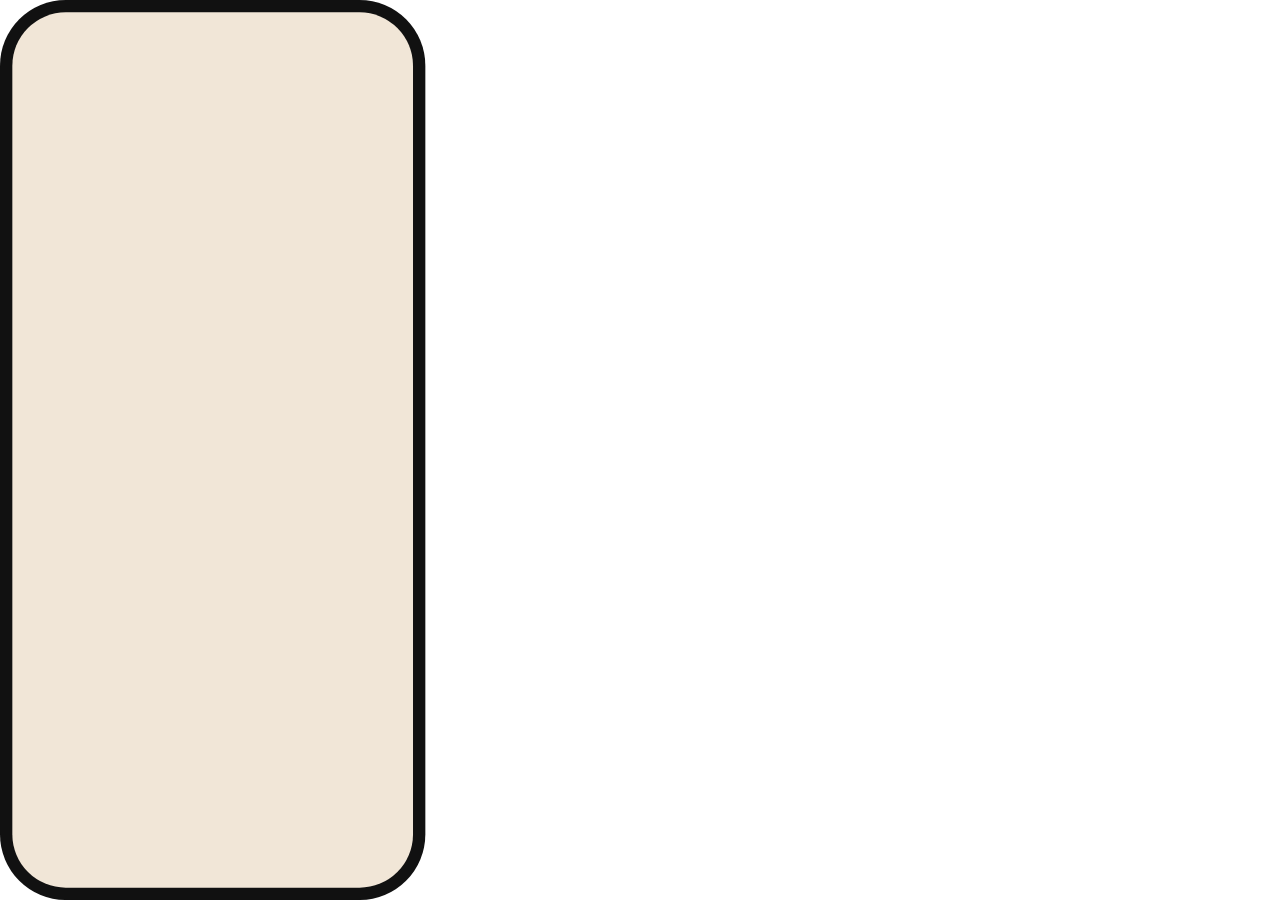
<file: assets/rb/app.html>
<!doctype html>
<html lang="en" class="bare">
<head>
<meta charset="utf-8">
<meta name="viewport" content="width=device-width, initial-scale=1, viewport-fit=cover">
<title>Readberry prototype</title>
<style>
@font-face{font-family:"Poppins";font-weight:400;font-display:swap;src:url(fonts/poppins-latin-400-normal.woff2) format("woff2")}
@font-face{font-family:"Poppins";font-weight:500;font-display:swap;src:url(fonts/poppins-latin-500-normal.woff2) format("woff2")}
@font-face{font-family:"Poppins";font-weight:600;font-display:swap;src:url(fonts/poppins-latin-600-normal.woff2) format("woff2")}
@font-face{font-family:"Inter";font-weight:400;font-display:swap;src:url(fonts/inter-latin-400-normal.woff2) format("woff2")}
@font-face{font-family:"Inter";font-weight:500;font-display:swap;src:url(fonts/inter-latin-500-normal.woff2) format("woff2")}
@font-face{font-family:"Luckiest Guy";font-weight:400;font-display:swap;src:url(fonts/luckiest-guy-latin-400-normal.woff2) format("woff2")}
</style>
<style>
:root {
  --page: #EDE7DE; --page-ink: #2B2C33; --page-ink-2: #5B5560; --page-muted: #8A838F; --page-rule: #DCD3C6; --page-card: #F7F3EC; --page-acc: #412AAA;
  color-scheme: light;
  box-sizing: border-box;
  padding-top: env(safe-area-inset-top, 0px);
  padding-bottom: env(safe-area-inset-bottom, 0px);
  /* app tokens (fixed, the app is light) */
  --cream: #F1E6D7; --white: #FFFFFF; --primary: #412AAA; --accent: #4A28E6; --lilac: #D9D4EE;
  --ink: #2B2C33; --ink2: #505055; --muted: #7B7373; --green: #2EAE3E; --yellow: #EAD327; --red: #E83535; --hl: #FFEAB4; --pink: #EE82BC;
  --ease: cubic-bezier(.2,.8,.2,1);
  --spring: cubic-bezier(.34,1.56,.64,1);
}
@media (prefers-color-scheme: dark) {
  :root:not([data-theme="light"]) { --page: #15121C; --page-ink: #EEEAF3; --page-ink-2: #BDB6C8; --page-muted: #8E879A; --page-rule: #2E2936; --page-card: #1E1A26; --page-acc: #A99BF2; color-scheme: dark; }
}
:root[data-theme="dark"] { --page: #15121C; --page-ink: #EEEAF3; --page-ink-2: #BDB6C8; --page-muted: #8E879A; --page-rule: #2E2936; --page-card: #1E1A26; --page-acc: #A99BF2; color-scheme: dark; }
*, *::before, *::after { box-sizing: inherit; }
[hidden] { display: none !important; }
html, body { height: 100%; }
body { margin: 0; background: var(--page); color: var(--page-ink); font-family: "Poppins", system-ui, -apple-system, "Segoe UI", sans-serif; -webkit-font-smoothing: antialiased; }
button { font: inherit; color: inherit; background: none; border: 0; padding: 0; cursor: pointer; -webkit-tap-highlight-color: transparent; }
:focus-visible { outline: 2px solid var(--accent); outline-offset: 2px; }

/* ---------- page layout ---------- */
.page { min-height: 100%; display: grid; grid-template-columns: 340px minmax(0, 1fr); }
.aside { padding: 36px 28px 28px; display: flex; flex-direction: column; gap: 18px; border-right: 1px solid var(--page-rule); }
.aside h1 { font-size: 22px; line-height: 1.2; margin: 0; letter-spacing: -0.01em; }
.aside h1 span { font-family: "Luckiest Guy", "Poppins", sans-serif; color: var(--page-acc); font-weight: 400; letter-spacing: .5px; }
.aside p { margin: 0; color: var(--page-ink-2); font-size: 14px; line-height: 1.5; }
.steps { list-style: none; margin: 0; padding: 0; display: flex; flex-direction: column; gap: 2px; counter-reset: st; }
.steps button { width: 100%; text-align: left; display: grid; grid-template-columns: 26px 1fr; gap: 8px; align-items: center; padding: 7px 10px; border-radius: 10px; font-size: 14px; color: var(--page-ink-2); }
.steps button::before { counter-increment: st; content: counter(st); font-size: 12px; font-weight: 600; width: 22px; height: 22px; border-radius: 50%; display: grid; place-items: center; background: var(--page-card); color: var(--page-muted); }
.steps button:hover { background: var(--page-card); color: var(--page-ink); }
.steps button.cur { background: var(--page-card); color: var(--page-ink); font-weight: 600; }
.steps button.cur::before { background: var(--page-acc); color: #fff; }
.steps button.done::before { color: var(--page-acc); }
.ctrl { display: flex; gap: 8px; flex-wrap: wrap; margin-top: auto; }
.ctrl button { padding: 10px 16px; border-radius: 14px; font-size: 14px; font-weight: 600; background: var(--page-card); color: var(--page-ink); }
.ctrl button.primary { background: var(--page-acc); color: #fff; }
@media (prefers-color-scheme: dark) { :root:not([data-theme="light"]) .ctrl button.primary, :root:not([data-theme="light"]) .steps button.cur::before { color: #15121C; } }
.toggle { display: flex; align-items: center; gap: 8px; font-size: 13px; color: var(--page-ink-2); cursor: pointer; }
.toggle input { accent-color: var(--page-acc); width: 16px; height: 16px; }
.stage { display: grid; place-items: center; padding: 24px; min-height: 100vh; min-height: 100dvh; position: relative; }
.scaler { width: calc(414px * var(--s, 1)); height: calc(876px * var(--s, 1)); position: relative; }
.device { position: absolute; left: 0; top: 0; width: 414px; height: 876px; transform: scale(var(--s, 1)); transform-origin: 0 0; border-radius: 64px; background: #111; padding: 12px; box-shadow: 0 30px 80px rgba(30, 15, 60, .25), inset 0 0 0 2px #2a2a2a; }
.mobile-bar { display: none; }
@media (max-width: 860px) {
  .page { grid-template-columns: minmax(0, 1fr); }
  .aside { display: none; }
  .stage { padding: 8px 8px 72px; align-items: start; }
  .mobile-bar { display: flex; position: fixed; left: 0; right: 0; bottom: 0; z-index: 20; gap: 8px; align-items: center; padding: 10px 12px calc(10px + env(safe-area-inset-bottom, 0px)); background: var(--page); border-top: 1px solid var(--page-rule); }
  .mobile-bar .mb-name { flex: 1; min-width: 0; font-size: 13px; color: var(--page-ink-2); white-space: nowrap; overflow: hidden; text-overflow: ellipsis; }
  .mobile-bar button { padding: 9px 14px; border-radius: 12px; font-size: 13px; font-weight: 600; background: var(--page-card); }
  .mobile-bar button.primary { background: var(--page-acc); color: #fff; }
}


/* embed mode (inside the pitch deck) */
html.embed body { background: transparent; }
html.embed { --page-acc: #4A28E6; --page-card: #F7F3EC; --page-rule: #E6E1DA; }
html.embed, html.embed body { height: 100%; overflow: hidden; }
html.embed .page { grid-template-columns: 280px auto minmax(0, 1fr); height: 100%; min-height: 0; }
.pillars { display: none; }
html.embed .pillars { display: flex; flex-direction: column; justify-content: center; gap: 14px; padding: 0 10px 0 28px; min-width: 0; }
.pl { border-radius: 16px; padding: 16px 18px; background: var(--page-card); transition: background .3s, box-shadow .3s, transform .3s var(--ease); }
.pl .h { display: flex; align-items: center; gap: 10px; font-weight: 600; font-size: 18px; line-height: 26px; color: var(--page-ink); }
.pl .h i { font-style: normal; width: 26px; height: 26px; border-radius: 50%; background: var(--page-acc); color: #fff; display: grid; place-items: center; font-size: 13px; }
.pl p { margin: 6px 0 0; font-size: 14px; line-height: 21px; color: var(--page-ink-2); }
.pl.on { background: #E9E4FB; box-shadow: inset 0 0 0 1.5px var(--page-acc); transform: translateX(4px); }
@media (prefers-color-scheme: dark) { :root:not([data-theme="light"]) .pl.on { background: #2B2550; } }
html.embed .aside { border-right: 0; padding: 4px 18px 4px 0; gap: 12px; justify-content: center; min-height: 0; }
html.embed .aside h1, html.embed .aside > p { display: none; }
html.embed .stage { padding: 6px; min-height: 0; height: 100%; place-items: center; }
html.embed .steps { gap: 1px; }
html.embed .steps button { padding: 3px 8px; font-size: 13.5px; line-height: 20px; grid-template-columns: 22px 1fr; }
html.embed .steps button::before { width: 20px; height: 20px; font-size: 11px; }
html.embed .ctrl { margin-top: 4px; }
@media (max-width: 860px) { html.embed .page { grid-template-columns: minmax(0, 1fr); } html.embed .pillars { display: none; } html.embed, html.embed body { overflow: auto; } html.embed .page { height: auto; } html.embed .stage { padding: 4px 4px 64px; height: auto; } }

/* ---------- phone ---------- */
.screenbox { position: relative; width: 390px; height: 852px; border-radius: 52px; overflow: hidden; background: var(--cream); color: var(--ink); font-family: "Poppins", system-ui, sans-serif; isolation: isolate; }
.screen { position: absolute; inset: 0; overflow: hidden; visibility: hidden; opacity: 0; transform: translateX(28%); transition: transform .45s var(--ease), opacity .3s ease, visibility 0s linear .45s; }
.screen.from-left { transform: translateX(-28%); }
.screen.active { visibility: visible; opacity: 1; transform: none; transition: transform .45s var(--ease), opacity .3s ease; z-index: 2; }
.screen.instant { transition: none !important; }
.t14 { font-size: 14px; line-height: 22px; }
.t12 { font-size: 12px; line-height: 20px; }
.sb16 { font-size: 16px; line-height: 24px; font-weight: 600; }

/* status bar */
.status { height: 59px; display: flex; align-items: flex-end; justify-content: center; position: relative; z-index: 5; }
.status .time { flex: 1; text-align: center; padding: 0 0 15px 10px; font-family: -apple-system, "SF Pro Text", "Inter", sans-serif; font-weight: 600; font-size: 16px; letter-spacing: -0.32px; }
.status .island { width: 125px; height: 37px; border-radius: 100px; background: #000; margin-bottom: 11px; flex: none; }
.status .icons { flex: 1; display: flex; justify-content: center; padding: 0 11px 18px 0; }
.status .icons svg { width: 78px; height: 13px; }
.home-ind { height: 34px; position: relative; flex: none; }
.home-ind::after { content: ""; position: absolute; left: 50%; bottom: 8px; width: 134px; height: 5px; margin-left: -67px; border-radius: 100px; background: #000; opacity: .2; }

.ico { width: 24px; height: 24px; display: block; flex: none; }
.ico.s20 { width: 20px; height: 20px; } .ico.s30 { width: 30.5px; height: 30.5px; } .ico.s16 { width: 16px; height: 16px; } .ico.s14 { width: 14px; height: 14px; }

/* ---------- splash ---------- */
.noise { position: absolute; inset: 0; pointer-events: none; background-image: url("data:image/svg+xml;utf8,<svg xmlns='http://www.w3.org/2000/svg' width='220' height='220'><filter id='n'><feTurbulence type='fractalNoise' baseFrequency='1.15' numOctaves='2' stitchTiles='stitch'/><feColorMatrix values='0 0 0 0 0  0 0 0 0 0  0 0 0 0 0  0 0 0 1.6 -0.92'/></filter><rect width='100%' height='100%' filter='url(%23n)'/></svg>"); }
#splash { background: var(--cream); }
#splash .noise { opacity: .38; }
.sp-circle { position: absolute; left: 50%; top: 50%; width: 650px; height: 650px; margin: -325px 0 0 -325px; border-radius: 50%; background: var(--accent); overflow: hidden; transform: scale(.15); }
.sp-circle .noise { opacity: .5; }
.sp-mark { position: absolute; left: 0; right: 0; top: 50%; margin-top: -113px; display: flex; flex-direction: column; align-items: center; gap: 0; }
.sp-logo { width: 120px; height: 120px; }
.sp-word { font-family: "Luckiest Guy", "Poppins", sans-serif; font-size: 42px; line-height: 56px; letter-spacing: .5px; margin-top: 8px; }
.sp-white { color: #fff; } .sp-purple { color: var(--accent); opacity: 0; }
.sp-white, .sp-purple { position: absolute; inset: 0; display: flex; flex-direction: column; align-items: center; }
#splash.run .sp-circle { animation: spCircle 2.3s var(--ease) both; }
#splash.run .sp-white { animation: spWhite 2.3s ease both; }
#splash.run .sp-purple { animation: spPurple 2.3s ease both; }
#splash.run .sp-mark { animation: spMark 2.3s var(--ease) both; }
@keyframes spCircle { 0% { transform: scale(.15); } 30% { transform: scale(1.04); } 38% { transform: scale(1); } 66% { transform: scale(1); } 86% { transform: scale(0); } 100% { transform: scale(0); } }
@keyframes spWhite { 0%, 66% { opacity: 1; } 80%, 100% { opacity: 0; } }
@keyframes spPurple { 0%, 66% { opacity: 0; } 80%, 100% { opacity: 1; } }
@keyframes spMark { 0% { transform: scale(.4); opacity: 0; } 22% { transform: scale(1.08); opacity: 1; } 32% { transform: scale(1); } 74% { transform: scale(1); } 82% { transform: scale(.94); } 92%, 100% { transform: scale(1); } }

/* ---------- library ---------- */
#library { background: var(--cream); display: flex; flex-direction: column; }
.hdr-purple { background: var(--primary); color: #fff; flex: none; }
.topnav { height: 64px; position: relative; }
.topnav .row { position: absolute; left: 8px; top: 8px; width: 375px; display: flex; justify-content: space-between; align-items: center; }
.topnav .lft { display: flex; align-items: center; gap: 4px; position: relative; }
.iconbtn { padding: 12px; border-radius: 8px; display: grid; place-items: center; }
.notif { position: absolute; left: 31px; top: 11px; width: 8px; height: 8px; border-radius: 50%; background: #F48FC0; }
.brand { font-family: "Luckiest Guy", "Poppins", sans-serif; font-size: 24px; line-height: 1; padding-top: 4px; letter-spacing: .3px; }
.streak-btn { display: flex; align-items: center; gap: 6px; height: 36px; padding: 0 12px 0 9px; border-radius: 18px; background: rgba(255,255,255,.15); font-weight: 600; font-size: 16px; line-height: 24px; }
.streak-btn .fl { width: 12px; height: 20px; display: block; }
.streak-btn.pop .fl { animation: flamePop .7s var(--spring); }
.streak-btn.pop .num { animation: numPop .5s var(--spring) .15s both; }
@keyframes flamePop { 0% { transform: scale(1); } 35% { transform: scale(1.5) rotate(-8deg); } 100% { transform: scale(1); } }
@keyframes numPop { 0% { transform: translateY(8px); opacity: 0; } 100% { transform: none; opacity: 1; } }
.lib-body { flex: 1; display: flex; flex-direction: column; min-height: 0; }
.menu-row { height: 56px; padding: 16px; display: flex; align-items: center; justify-content: space-between; flex: none; }
.menu-row .l { display: flex; align-items: center; gap: 12px; }
.badge { min-width: 24px; height: 24px; padding: 0 7px; border-radius: 12px; background: var(--primary); color: #fff; font-size: 12px; line-height: 24px; font-weight: 600; text-align: center; }
.list { flex: 1; display: flex; flex-direction: column; gap: 2px; overflow: hidden; }
.item { background: #fff; border-radius: 20px; padding: 16px; display: flex; flex-direction: column; gap: 8px; text-align: left; width: 390px; flex: none; }
.item .top { display: flex; justify-content: space-between; align-items: flex-start; gap: 12px; }
.item .ttl { display: flex; align-items: center; gap: 12px; min-width: 0; flex: 1; }
.item .ttl b { font-weight: 600; font-size: 16px; line-height: 24px; white-space: nowrap; overflow: hidden; text-overflow: ellipsis; }
.item .rt { display: flex; gap: 6px; align-items: center; }
.meta { display: flex; gap: 16px; align-items: center; font-size: 12px; line-height: 20px; color: var(--muted); }
.stars { display: flex; gap: 2px; padding: 3px 0; }
.stars i { width: 16px; height: 16px; display: block; color: #EDE3D6; }
.stars i.on { color: #F287BE; }
.stars svg { width: 100%; height: 100%; display: block; }
.item.processing .ttl b { color: var(--muted); font-weight: 600; }
.item.processing .meta { display: none; }
.item.processing { flex-direction: row; align-items: center; justify-content: space-between; min-height: 56px; padding-top: 16px; padding-bottom: 16px; }
.item:not(.processing) .spinner, .item.processing .more-i { display: none; }
.spinner { width: 24px; height: 24px; border-radius: 50%; border: 2.5px solid #EDE7F7; border-top-color: var(--accent); animation: spin .9s linear infinite; flex: none; }
@keyframes spin { to { transform: rotate(360deg); } }
.item.new-in { animation: itemIn .5s var(--spring) both; }
@keyframes itemIn { from { transform: translateY(-14px) scale(.96); opacity: 0; } to { transform: none; opacity: 1; } }
.item.ready-flash { animation: readyFlash 1.2s ease both; }
@keyframes readyFlash { 0% { background: #fff; } 25% { background: #ECE8FB; } 100% { background: #fff; } }
.item.tappable { cursor: pointer; }
.item.tappable:active { transform: scale(.985); }
.upload-wrap { padding: 0 16px 12px; flex: none; }
.btn-primary { position: relative; height: 60px; width: 100%; border-radius: 20px; background: var(--primary); color: #fff; font-weight: 600; font-size: 16px; line-height: 24px; display: flex; align-items: center; justify-content: center; padding: 4px 16px; }
.btn-primary .ib { position: absolute; right: 8px; top: 50%; margin-top: -22px; width: 44px; height: 44px; border-radius: 16px; background: rgba(255,255,255,.15); display: grid; place-items: center; }
.btn-primary:active, .btn-white:active, .btn-accent:active, .btn-green:active, .pill:active { transform: scale(.98); }
.mini-wrap { flex: none; display: flex; flex-direction: column; align-items: center; }
.mini { width: 358px; background: rgba(255,255,255,.5); border-radius: 20px; padding: 8px; display: flex; align-items: center; justify-content: space-between; box-shadow: 0 0 20px rgba(0,0,0,.25); }
.mini .l { display: flex; align-items: center; gap: 6px; }
.mini .tt { width: 186px; text-align: left; }
.mini .tt b { display: block; font-size: 14px; line-height: 22px; font-weight: 600; white-space: nowrap; overflow: hidden; text-overflow: ellipsis; }
.mini .tt span { display: block; font-size: 12px; line-height: 20px; color: var(--muted); padding-left: 6px; }
.mini .pb { width: 48px; height: 48px; border-radius: 16px; background: var(--lilac); display: grid; place-items: center; color: var(--accent); }
.mini-wrap .home-ind { width: 390px; }

/* ---------- sheets ---------- */
.sheet-layer { position: absolute; inset: 0; z-index: 20; pointer-events: none; }
.backdrop { position: absolute; inset: 0; background: rgba(17, 12, 30, .42); opacity: 0; transition: opacity .3s ease; }
.sheet { position: absolute; left: 0; right: 0; bottom: 0; background: var(--cream); border-radius: 20px 20px 0 0; transform: translateY(105%); transition: transform .42s var(--ease); display: flex; flex-direction: column; }
.sheet-layer.open { pointer-events: auto; }
.sheet-layer.open .backdrop { opacity: 1; }
.sheet-layer.open .sheet { transform: none; transition: transform .5s cubic-bezier(.22,1.2,.36,1); }
.grab { width: 36px; height: 4px; border-radius: 2px; background: #000; opacity: .2; margin: 10px auto 0; flex: none; }
.dd-head { height: 70px; display: flex; align-items: center; padding: 0 20px; font-weight: 600; font-size: 20px; line-height: 28px; flex: none; }

/* streak sheet */
.streak-sheet { align-items: center; padding: 10px 16px 0; gap: 20px; }
.streak-sheet .grab { margin: 0; }
.hero { display: flex; flex-direction: column; align-items: center; gap: 4px; }
.mascot-box { width: 260px; height: 230px; position: relative; }
.mascot { width: 260px; height: 234px; display: block; overflow: visible; }
.days-num { height: 68px; overflow: hidden; position: relative; width: 120px; text-align: center; }
.days-num span { display: block; font-weight: 600; font-size: 64px; line-height: 68px; letter-spacing: -1px; color: var(--accent); }
.days-roll { transition: transform .55s var(--spring); }
.days-label { font-size: 20px; line-height: 28px; }
.flames-card { width: 100%; background: #fff; border-radius: 20px; padding: 18px; display: flex; flex-direction: column; gap: 14px; }
.week { display: flex; justify-content: space-between; }
.slot { width: 40px; height: 40px; position: relative; }
.slot .ring { position: absolute; left: 1px; top: 1px; width: 38px; height: 38px; border-radius: 50%; background: rgba(255,154,61,.16); transform: scale(0); }
.slot .fl, .slot .out { position: absolute; left: 8px; top: 5px; width: 24px; height: 30px; display: grid; place-items: center; }
.slot .fl svg { width: 15.8px; height: 27.6px; display: block; }
.slot .out svg { width: 24px; height: 30px; display: block; }
.slot.today .ring { transform: scale(1); }
.slot.today-pending .fl { transform: scale(0); }
.slot.today-pending .out { opacity: 1; }
.slot.today .out { opacity: 0; }
.slot.today.lit .fl { animation: slotPop .65s var(--spring) both; }
.slot.today.lit .ring { animation: ringPop .6s var(--spring) both; }
@keyframes slotPop { 0% { transform: scale(0) translateY(6px); } 100% { transform: none; } }
@keyframes ringPop { 0% { transform: scale(0); } 100% { transform: scale(1); } }
.hint-txt { text-align: center; font-size: 14px; line-height: 22px; min-height: 22px; transition: opacity .25s; }
.sheet-foot { width: 100%; display: flex; flex-direction: column; align-items: center; gap: 8px; }
.sheet-foot .home-ind { width: 393px; }

/* mascot animation */
.mascot .m-halo, .mascot .m-shadow, .mascot .m-fire, .mascot .m-lit { opacity: 0; }
.mascot .m-fl { transform-box: fill-box; transform-origin: 50% 100%; transform: scale(0); }
.mascot .m-body { transform-origin: 130px 210px; transform-box: view-box; }
.mascot .m-calm { opacity: 1; }
.mascot .m-calmglow { opacity: 1; }
.mascot.calm .m-body { animation: breathe 2.4s ease-in-out infinite; }
@keyframes breathe { 0%,100% { transform: scale(1); } 50% { transform: scale(1.025, .985); } }
.mascot.ignite .m-body { animation: bodyIgnite 1s var(--ease) both; }
@keyframes bodyIgnite { 0% { transform: scale(1); } 22% { transform: scale(1.06, .9); } 50% { transform: scale(.95, 1.08) translateY(-6px); } 74% { transform: scale(1.02, .98); } 100% { transform: scale(1); } }
.mascot.ignite .m-fl-c { animation: flGrow .75s var(--spring) .12s both; }
.mascot.ignite .m-fl-l { animation: flGrow .7s var(--spring) .28s both; }
.mascot.ignite .m-fl-r { animation: flGrow .7s var(--spring) .38s both; }
@keyframes flGrow { 0% { transform: scale(0); } 100% { transform: scale(1); } }
.mascot.ignite .m-fire { animation: fadeIn .6s ease .1s both; }
.mascot.ignite .m-halo { animation: haloIn 1s var(--ease) .1s both; }
.mascot.ignite .m-shadow { animation: fadeIn .6s ease .2s both; }
.mascot.ignite .m-calm, .mascot.ignite .m-calmglow { animation: fadeOut .25s ease .15s both; }
.mascot.ignite .m-lit { animation: fadeIn .25s ease .3s both; }
.mascot.ignite .m-eyes { transform-box: view-box; transform-origin: 130px 112px; animation: eyesPop .55s var(--spring) .3s both; }
.mascot.ignite .m-mouth { transform-box: view-box; transform-origin: 126px 140px; animation: eyesPop .55s var(--spring) .38s both; }
@keyframes fadeIn { from { opacity: 0; } to { opacity: 1; } }
@keyframes fadeOut { from { opacity: 1; } to { opacity: 0; } }
@keyframes haloIn { 0% { opacity: 0; transform: scale(.6); } 60% { opacity: 1; transform: scale(1.06); } 100% { opacity: 1; transform: scale(1); } }
.mascot .m-halo { transform-box: view-box; transform-origin: 130px 122px; }
@keyframes eyesPop { 0% { transform: scale(.4, .2); } 100% { transform: none; } }
.mascot.lit .m-halo, .mascot.lit .m-shadow, .mascot.lit .m-fire, .mascot.lit .m-lit { opacity: 1; }
.mascot.lit .m-calm, .mascot.lit .m-calmglow { opacity: 0; }
.mascot.lit .m-fl { transform: scale(1); }
.mascot.lit .m-flick { transform-box: fill-box; transform-origin: 50% 100%; animation: flick 1.1s ease-in-out infinite alternate; }
.mascot.lit .m-fl-l .m-flick { animation-duration: .9s; animation-delay: -.3s; }
.mascot.lit .m-fl-r .m-flick { animation-duration: 1s; animation-delay: -.6s; }
.mascot.lit .m-halo { animation: haloPulse 2.2s ease-in-out infinite; }
@keyframes flick { 0% { transform: scale(1, 1) rotate(0deg); } 50% { transform: scale(.96, 1.06) rotate(-2deg); } 100% { transform: scale(1.03, .96) rotate(2deg); } }
@keyframes haloPulse { 0%,100% { transform: scale(1); opacity: 1; } 50% { transform: scale(1.05); opacity: .85; } }

/* upload sheet */
.up-list { display: flex; flex-direction: column; gap: 2px; }
.up-item { height: 82px; background: #fff; border-radius: 20px; display: flex; align-items: center; gap: 20px; padding: 0 16px; text-align: left; width: 100%; }
.up-item .ib { width: 58px; height: 58px; border-radius: 16px; background: var(--cream); display: grid; place-items: center; color: var(--accent); flex: none; }
.up-item b { flex: 1; font-weight: 600; font-size: 16px; line-height: 24px; }
.up-item small { font-size: 12px; line-height: 20px; color: var(--ink2); }
.up-item.soon { cursor: default; }
.up-item.soon b { color: var(--muted); }
.up-item:not(.soon):active { background: #FBF8F3; }

/* picker */
#picker { background: #fff; display: flex; flex-direction: column; }
#picker .status { background: #fff; }
.pk-head { height: 64px; display: flex; align-items: center; justify-content: space-between; padding: 0 16px 0 8px; flex: none; }
.pk-title { display: flex; align-items: center; gap: 8px; font-size: 16px; line-height: 24px; }
.pk-title .ico { color: var(--accent); }
.pill { height: 40px; padding: 0 16px; border-radius: 20px; font-weight: 600; font-size: 16px; color: #fff; display: inline-flex; align-items: center; justify-content: center; }
.pill.green { background: var(--green); }
.pill.purple { background: var(--primary); height: 42px; }
.pill[disabled] { opacity: .4; }
.pk-grid { flex: 1; overflow-y: auto; padding: 2px 16px 16px; display: grid; grid-template-columns: 170px 170px; gap: 17px 18px; align-content: start; scrollbar-width: none; }
.pk-grid::-webkit-scrollbar { display: none; }
.tile { width: 170px; height: 211px; background: #E7E7E7; position: relative; border-radius: 2px; overflow: hidden; text-align: left; }
.tile .pg { position: absolute; inset: 4px 6px 24px; background: #F7F7F5; padding: 18px 12px 8px; display: flex; flex-direction: column; gap: 4px; }
.tile .ln { height: 2.6px; background: #9A9A9A; border-radius: 1px; opacity: .55; }
.tile .ph { height: 74px; border-radius: 1px; margin: 4px 0; }
.tile .no { position: absolute; left: 0; right: 0; bottom: 3px; text-align: center; font-size: 13px; color: #2B2C33; }
.tile .ck { position: absolute; left: 8px; top: 8px; width: 24px; height: 24px; border-radius: 50%; background: rgba(255,255,255,.85); box-shadow: 0 0 0 1.5px rgba(0,0,0,.18); display: grid; place-items: center; color: transparent; transition: background .2s, box-shadow .2s, transform .2s var(--spring); }
.tile.sel .ck { background: var(--green); box-shadow: none; color: #fff; transform: scale(1.08); }
.tile.sel::after { content: ""; position: absolute; inset: 0; box-shadow: inset 0 0 0 2.5px var(--green); }
.pk-foot { flex: none; background: #fff; box-shadow: 0 -8px 24px rgba(0,0,0,.05); }
.pk-foot p { margin: 12px 0 12px; text-align: center; font-size: 16px; line-height: 24px; }
.pk-foot .row { display: flex; gap: 12px; justify-content: center; }

/* mode + uploading sheets */
.sh-body { padding: 0 16px; }
.sh-body p { margin: 0; font-size: 16px; line-height: 22px; }
.sh-body p b { color: var(--accent); font-weight: 600; }
.btn-accent, .btn-white { position: relative; height: 60px; width: 100%; border-radius: 20px; font-weight: 600; font-size: 16px; line-height: 24px; display: flex; align-items: center; justify-content: center; }
.btn-accent { background: var(--accent); color: #fff; }
.btn-white { background: #fff; color: var(--accent); }
.btn-accent .ib, .btn-white .ib { position: absolute; right: 8px; top: 50%; margin-top: -22px; width: 44px; height: 44px; border-radius: 16px; display: grid; place-items: center; }
.btn-accent .ib { background: rgba(255,255,255,.15); }
.btn-white .ib { background: var(--lilac); }
.stack8 { display: flex; flex-direction: column; gap: 8px; }
.row8 { display: flex; gap: 8px; }
.row8 > * { flex: 1; }
.docart { position: relative; width: 181px; height: 216px; margin: 19px auto 0; }
.docart .back { position: absolute; left: 20px; top: 20px; width: 150px; height: 196px; border-radius: 14px; background: var(--lilac); }
.docart .front { position: absolute; left: 0; top: 0; width: 150px; height: 196px; border-radius: 14px; background: #fff; padding: 26px 20px; display: flex; flex-direction: column; gap: 10px; overflow: hidden; }
.docart .front i { display: block; height: 7px; border-radius: 4px; background: var(--lilac); }
.docart .imgrow { display: flex; gap: 8px; margin-top: 6px; align-items: center; }
.docart .img { width: 48px; height: 32px; border-radius: 3px; background: #EFE4D6; position: relative; overflow: hidden; }
.docart .img::before { content: ""; position: absolute; left: 4px; bottom: 0; border-left: 14px solid transparent; border-right: 14px solid transparent; border-bottom: 18px solid var(--lilac); }
.docart .img::after { content: ""; position: absolute; left: 22px; bottom: 0; border-left: 11px solid transparent; border-right: 11px solid transparent; border-bottom: 22px solid var(--lilac); }
.docart .scan { position: absolute; left: -16px; width: 182px; height: 3px; border-radius: 2px; background: var(--accent); box-shadow: 0 6px 16px rgba(74, 40, 230, .35); top: 0; }
.sheet-layer.open .docart .scan { animation: scan 1.8s ease-in-out infinite alternate; }
.sheet-layer.open .docart .front i { animation: shimmer 1.8s ease-in-out infinite; }
.docart .front i:nth-child(2) { animation-delay: .1s !important; } .docart .front i:nth-child(3) { animation-delay: .2s !important; } .docart .front i:nth-child(4) { animation-delay: .3s !important; } .docart .front i:nth-child(5) { animation-delay: .4s !important; } .docart .front i:nth-child(6) { animation-delay: .5s !important; }
@keyframes scan { 0% { top: 0; } 100% { top: 194px; } }
@keyframes shimmer { 0%,100% { background: var(--lilac); } 50% { background: #C7BFF0; } }
.up-text { margin: 21px 0 0; padding: 0 16px; font-size: 14px; line-height: 22px; }

/* chapters */
#chapters { background: #fff; display: flex; flex-direction: column; }
#chapters .status, #player .status, #quiz .status { background: #fff; }
.wh-nav { height: 64px; display: flex; align-items: center; padding: 8px; gap: 4px; flex: none; }
.wh-nav .ttl { flex: 1; text-align: center; font-size: 16px; line-height: 24px; font-weight: 600; white-space: nowrap; overflow: hidden; text-overflow: ellipsis; }
.wh-nav .ttl.reg { font-weight: 400; font-size: 14px; line-height: 22px; color: var(--ink2); }
.tabs { display: flex; height: 58px; flex: none; border-bottom: 1px solid #EEE; }
.tabs div { flex: 1; display: grid; place-items: center; font-size: 14px; line-height: 22px; position: relative; }
.tabs .on { color: var(--accent); }
.tabs .on::after { content: ""; position: absolute; left: 0; right: 0; bottom: -1px; height: 2px; background: var(--accent); }
.ch-list { display: flex; flex-direction: column; gap: 2px; padding-top: 0; flex: 1; }
.ch { height: 80px; padding: 12px 16px 12px 24px; display: flex; flex-direction: column; gap: 2px; text-align: left; width: 100%; }
.ch .top { display: flex; justify-content: space-between; align-items: center; gap: 8px; }
.ch .top .l { display: flex; align-items: center; gap: 12px; min-width: 0; }
.ch b { font-weight: 600; font-size: 16px; line-height: 24px; white-space: nowrap; overflow: hidden; text-overflow: ellipsis; }
.ch .meta { gap: 14px; }
.ch .play { color: var(--accent); }
.ch.cur { background: #FBF9FF; }
.ch-cta { display: flex; justify-content: center; margin: 0 0 12px; flex: none; }
.ch-cta .pill { padding: 0 16px; }
#chapters .mini-wrap .mini { background: #fff; box-shadow: 0 0 20px rgba(0,0,0,.18); }

/* player */
#player { background: #fff; }
#player .hdr { position: absolute; left: 0; top: 0; width: 390px; z-index: 6; background: #fff; }
.p-text { position: absolute; left: 24px; top: 0; width: 345px; font-family: "Inter", system-ui, sans-serif; font-size: 22px; line-height: 33px; color: var(--ink); transition: transform .5s var(--ease); will-change: transform; z-index: 1; }
.p-text .sent { display: block; }
.p-text .w { position: relative; z-index: 1; }
.p-hl { position: absolute; height: 30px; border-radius: 5px; background: linear-gradient(90deg, rgba(254,237,193,0) 0%, var(--hl) 100%); z-index: 0; transition: width .18s linear, left .18s, top .18s; }
.p-chip { display: inline-flex; align-items: center; background: var(--lilac); color: var(--primary); border-radius: 12px; padding: 0 9px; margin-top: 6px; height: 41px; line-height: 33px; transition: background .3s, color .3s, transform .3s var(--spring); }
.p-chip.active { background: var(--primary); color: #fff; transform: scale(1.06); }
.p-chip.done { background: #DFF4E1; color: #1F7A2B; }
.p-mask-top { position: absolute; left: 0; top: 0; width: 390px; height: 322px; background: #fff; z-index: 3; }
.p-mask-fade { position: absolute; left: 0; top: 304px; width: 390px; height: 51px; background: rgba(255,255,255,.8); z-index: 3; }
.p-mask-bot { position: absolute; left: 0; top: 422px; width: 390px; bottom: 0; background: #fff; z-index: 3; }
.p-panel { position: absolute; left: 0; bottom: 0; width: 390px; height: 229px; background: #fff; z-index: 5; }
.p-time { position: absolute; left: 16px; top: 0; font-size: 14px; line-height: 22px; color: var(--accent); font-variant-numeric: tabular-nums; }
.p-mute { position: absolute; left: 354px; top: 12px; color: var(--accent); }
.p-bar { position: absolute; left: 16px; top: 43px; display: flex; gap: 2px; align-items: center; }
.p-bar i { height: 2px; display: block; transition: background .4s; }
.p-thumb { position: absolute; top: 38px; left: 145px; width: 12px; height: 12px; border-radius: 32px; background: var(--accent); transition: left .3s linear; }
.p-sec { position: absolute; left: 0; right: 0; top: 70px; display: flex; justify-content: center; align-items: center; gap: 6px; font-size: 14px; line-height: 22px; color: var(--accent); }
.p-ctrls { position: absolute; left: 0; right: 0; top: 103px; height: 50px; }
.p-side { position: absolute; top: 0; width: 50px; height: 50px; background: var(--cream); display: grid; place-items: center; color: var(--accent); font-size: 14px; line-height: 22px; }
.p-side.l { left: 0; border-radius: 0 20px 20px 0; }
.p-side.r { right: 0; border-radius: 20px 0 0 20px; }
.p-mid { position: absolute; left: 96px; top: 0; width: 196px; height: 50px; border-radius: 20px; background: var(--cream); color: var(--accent); }
.p-mid .b15 { position: absolute; top: 13px; width: 24px; height: 24px; }
.p-mid .bk { left: 20px; } .p-mid .fw { left: 152px; }
.p-play { position: absolute; left: 64px; top: -9px; width: 68px; height: 68px; border-radius: 20px; background: var(--lilac); display: grid; place-items: center; color: var(--primary); }
.p-play svg { width: 27px; height: 27px; }
.p-play:active, .p-side:active, .p-mid .b15:active { transform: scale(.94); }
.p-ended { position: absolute; left: 0; right: 0; top: 440px; text-align: center; font-size: 14px; color: var(--muted); z-index: 4; opacity: 0; transition: opacity .3s; }
#player.ended .p-ended { opacity: 1; }

/* quiz */
#quiz { background: #fff; }
.qz { position: absolute; left: 24px; top: 127px; width: 342px; }
.qz h3 { margin: 0 0 20px; font-family: "Inter", system-ui, sans-serif; font-weight: 400; font-size: 22px; line-height: 28px; }
.opts { display: flex; flex-direction: column; gap: 5px; }
.opt { min-height: 48px; border-radius: 12px; background: var(--cream); display: flex; align-items: center; gap: 14px; padding: 9px 12px; text-align: left; font-family: "Inter", system-ui, sans-serif; font-size: 16px; line-height: 24px; color: var(--ink); transition: background .25s, transform .25s var(--spring); }
.opt .lt { width: 30px; height: 30px; border-radius: 8px; background: #fff; display: grid; place-items: center; flex: none; font-size: 16px; transition: background .25s, color .25s; }
.opt:not([disabled]):active { transform: scale(.98); }
.opt.right { background: #DFF4E1; }
.opt.right .lt { background: var(--green); color: #fff; }
.opt.wrong { background: #FBE1E1; }
.opt.wrong .lt { background: var(--red); color: #fff; }
.opt.right.picked { animation: optPop .45s var(--spring); }
.opt.wrong.picked { animation: shake .45s ease; }
@keyframes optPop { 0% { transform: scale(1); } 40% { transform: scale(1.03); } 100% { transform: scale(1); } }
@keyframes shake { 0%,100% { transform: none; } 20% { transform: translateX(-6px); } 40% { transform: translateX(6px); } 60% { transform: translateX(-4px); } 80% { transform: translateX(3px); } }
.qz-foot { position: absolute; left: 0; bottom: 0; width: 390px; height: 124px; border-radius: 20px 20px 0 0; background: #fff; box-shadow: 0 -4px 20px rgba(0,0,0,.06); padding-top: 16px; }
.qz-foot .row { display: flex; gap: 6px; padding: 0 16px; }
.qz-btn { flex: 1; height: 74px; border-radius: 20px; border: 1px solid var(--lilac); display: flex; flex-direction: column; align-items: center; justify-content: center; gap: 4px; color: var(--accent); font-size: 16px; line-height: 24px; }
.qz-res { position: absolute; left: 0; bottom: 0; width: 390px; height: 252px; border-radius: 20px 20px 0 0; background: linear-gradient(180deg, #FFFFFF 0%, #E3F5E2 100%); transform: translateY(102%); transition: transform .5s cubic-bezier(.22,1.2,.36,1); z-index: 3; display: flex; flex-direction: column; align-items: center; }
.qz-res.wrong { background: linear-gradient(180deg, #FFFFFF 0%, #FBE4E4 100%); }
.qz-res.show { transform: none; }
.res-ic { width: 60px; height: 60px; border-radius: 50%; background: var(--green); display: grid; place-items: center; margin-top: 24px; transform: scale(0); }
.qz-res.wrong .res-ic { background: var(--red); }
.res-ic svg { width: 30px; height: 30px; }
.res-ic.okmode { background: none; width: 124px; height: 124px; margin: -8px 0 -24px; transform: none; animation: none !important; }
.res-ic.okmode svg.okv { width: 124px; height: 124px; overflow: visible; display: block; }
.res-ic path { stroke-dasharray: 30; stroke-dashoffset: 30; }
.qz-res.show .res-ic { animation: icPop .55s var(--spring) .15s both; }
.qz-res.show .res-ic path { animation: draw .35s ease .45s forwards; }
@keyframes icPop { from { transform: scale(0); } to { transform: scale(1); } }
@keyframes draw { to { stroke-dashoffset: 0; } }
.res-t { margin-top: 12px; font-weight: 600; font-size: 28px; line-height: 38px; }
.qz-res.show .res-t { animation: numPop .4s var(--ease) .25s both; }
.res-btns { position: absolute; left: 16px; right: 16px; top: 158px; display: flex; gap: 8px; }
.res-btns > * { flex: 1; }
.btn-green { height: 60px; border-radius: 20px; background: var(--green); color: #fff; font-weight: 600; font-size: 16px; }
.res-btns .btn-primary { width: auto; }
.qz-res .home-ind { position: absolute; left: 0; right: 0; bottom: 0; }

/* finish sheet */
.fin { align-items: center; }
.fin h2 { margin: 18px 0 0; font-weight: 600; font-size: 32px; line-height: 40px; }
.fin .sub { margin: 12px 0 0; font-size: 14px; line-height: 22px; color: var(--ink2); }
.fin-art { width: 390px; height: 240px; display: grid; place-items: center; }
.fin-art svg { width: 300px; height: 210px; display: block; }
.stats { width: 358px; height: 91px; background: #fff; border-radius: 20px; display: grid; grid-template-columns: 1fr 1fr 1fr; align-items: center; }
.stat { display: flex; flex-direction: column; align-items: center; gap: 5px; }
.stat .v { display: flex; align-items: center; gap: 6px; font-weight: 600; font-size: 20px; line-height: 28px; font-variant-numeric: tabular-nums; }
.stat .v .sq { width: 30px; height: 30px; border-radius: 8px; background: #F7D9E7; display: grid; place-items: center; color: #EE6FAE; }
.stat .v .sq svg { width: 18px; height: 18px; }
.stat small { font-size: 12px; line-height: 20px; }
.fin-btns { width: 358px; margin-top: 24px; }


/* settings sheet */
.set-head { position: relative; padding: 16px 20px 0; height: 80px; display: flex; align-items: center; font-weight: 600; font-size: 20px; line-height: 28px; flex: none; touch-action: none; cursor: grab; }
.set-head .grab { position: absolute; left: 50%; top: 8px; margin: 0 0 0 -18px; }
.set-close { position: absolute !important; left: 50%; top: 0; width: 120px; height: 28px; margin-left: -60px; border-radius: 14px; }
.set-list { display: flex; flex-direction: column; gap: 2px; }
.set-item { background: #fff; border-radius: 20px; padding: 12px 16px; display: flex; align-items: center; gap: 20px; width: 100%; text-align: left; }
.set-item .ib { width: 58px; height: 58px; border-radius: 13.7px; background: var(--cream); display: grid; place-items: center; color: var(--accent); flex: none; }
.set-item b { flex: 1; font-weight: 600; font-size: 16px; line-height: 24px; }
.set-item .val { display: flex; align-items: center; gap: 12px; font-size: 16px; line-height: 24px; color: var(--accent); }
.set-item .ava { width: 50px; height: 50px; border-radius: 50%; overflow: hidden; display: block; }
.set-item:active { background: #FBF8F3; }
#sh-settings .sheet { transition: transform .42s var(--ease); }
#sh-settings .sheet.dragging { transition: none; }

/* hint ring */
.hint { position: relative; }
.hints-on .hint::after { content: ""; position: absolute; inset: -4px; border-radius: 24px; border: 2px solid #F48FC0; pointer-events: none; animation: hintPulse 1.6s ease-out infinite; z-index: 9; }
.hints-on .tile.hint::after, .hints-on .opt.hint::after { border-radius: 14px; }
@keyframes hintPulse { 0% { opacity: .95; transform: scale(.98); } 70% { opacity: 0; transform: scale(1.04); } 100% { opacity: 0; } }

.toast { position: absolute; left: 50%; top: 70px; transform: translate(-50%, -20px); background: rgba(43,44,51,.94); color: #fff; font-size: 13px; padding: 9px 14px; border-radius: 14px; opacity: 0; transition: opacity .25s, transform .25s var(--ease); z-index: 40; white-space: nowrap; pointer-events: none; }
.toast.show { opacity: 1; transform: translate(-50%, 0); }

@media (prefers-reduced-motion: reduce) {
  *, *::before, *::after { animation-duration: .01ms !important; animation-iteration-count: 1 !important; transition-duration: .01ms !important; }
}
</style>
<style>
html.bare,html.bare body{background:transparent!important;height:100%;overflow:hidden}
html.bare .aside,html.bare .mobile-bar,html.bare .pillars{display:none!important}
html.bare .page{display:block;min-height:0;height:100%}
html.bare .stage{padding:0!important;min-height:0!important;height:100%;display:block}
html.bare .scaler{margin:0}
html.bare .device{box-shadow:none}
</style>
</head>
<body>
<svg width="0" height="0" style="position:absolute" aria-hidden="true"><defs><linearGradient id="flA" x1="0" y1="0" x2="0" y2="27.6" gradientUnits="userSpaceOnUse"><stop stop-color="#FFC24A"/><stop offset="0.55" stop-color="#FF8A2A"/><stop offset="1" stop-color="#F2552C"/></linearGradient><linearGradient id="flB" x1="3.23" y1="9.2" x2="3.23" y2="26.4" gradientUnits="userSpaceOnUse"><stop stop-color="#FFE680"/><stop offset="1" stop-color="#FFB938"/></linearGradient><linearGradient id="flC" x1="5.23" y1="17.2" x2="5.23" y2="26.4" gradientUnits="userSpaceOnUse"><stop stop-color="#FFFDF2"/><stop offset="1" stop-color="#FFEFC0"/></linearGradient></defs></svg>
<div class="page">
  <aside class="aside">
    <h1><span>Readberry</span><br>інтерактивний прототип</h1>
    <p>Екрани з Figma в порядку демо. Натискайте елементи в телефоні — або кнопку «Далі», вона виконує основну дію кроку.</p>
    <ol class="steps" id="steps"></ol>
    <label class="toggle"><input type="checkbox" id="hintsToggle" checked> Підсвічувати, куди натиснути</label>
    <div class="ctrl"><button type="button" id="restartBtn">З початку</button><button type="button" class="primary" id="nextBtn">Далі →</button></div>
  </aside>
  <main class="stage">
    <div class="scaler" id="scaler"><div class="device"><div class="screenbox hints-on" id="phone">

      <!-- SPLASH -->
      <section class="screen" id="splash" data-screen>
        <div class="noise"></div>
        <div class="status" style="color:var(--accent)"><div class="time">9:41</div><div class="island"></div><div class="icons"><svg viewBox="0 0 78 13" fill="none" aria-hidden="true"><rect x="0" y="8" width="3" height="4.5" rx="1" fill="#4A28E6"/><rect x="4.5" y="6" width="3" height="6.5" rx="1" fill="#4A28E6"/><rect x="9" y="3.5" width="3" height="9" rx="1" fill="#4A28E6"/><rect x="13.5" y="1" width="3" height="11.5" rx="1" fill="#4A28E6"/><path d="M30.5 3.4c2.4 0 4.6.9 6.2 2.4l1.2-1.2A10.4 10.4 0 0 0 30.5 1.6c-2.9 0-5.5 1.1-7.4 3l1.2 1.2c1.6-1.5 3.8-2.4 6.2-2.4Z" fill="#4A28E6"/><path d="M30.5 6.9c1.4 0 2.6.5 3.6 1.4l1.2-1.2a7 7 0 0 0-9.6 0l1.2 1.2c1-.9 2.2-1.4 3.6-1.4Z" fill="#4A28E6"/><path d="M30.5 10.4l2.1-2.1a3 3 0 0 0-4.2 0l2.1 2.1Z" fill="#4A28E6"/><rect x="51.5" y=".5" width="23" height="12" rx="3.8" stroke="#4A28E6" stroke-opacity=".4"/><rect x="53" y="2" width="20" height="9" rx="2.4" fill="#4A28E6"/><path d="M76 4.5v4a2 2 0 0 0 0-4Z" fill="#4A28E6" fill-opacity=".45"/></svg></div></div>
        <div class="sp-circle"><div class="noise"></div></div>
        <div class="sp-mark" style="height:190px">
          <div class="sp-white"><div class="sp-logo"><svg viewBox="0 0 120 120" fill="none" xmlns="http://www.w3.org/2000/svg"><g filter="url(#lgBlurW)"><ellipse cx="60.4247" cy="64.4861" rx="41.0492" ry="38.2907" fill="url(#lgFaceW)"/></g><path d="M32.3726 56.7273C36.9388 54.0756 44.9959 49.2223 54.253 51.714" stroke="#412AAA" stroke-width="4.39479" stroke-linecap="round"/><path d="M64.1646 56.8211C68.7308 54.1693 76.7879 49.3161 86.045 51.8077" stroke="#412AAA" stroke-width="4.39479" stroke-linecap="round"/><path d="M64.0558 74.1797C59.8948 74.9277 57.1924 81.4264 64.8973 81.4264" stroke="#412AAA" stroke-width="4.39479" stroke-linecap="round"/><path d="M16.8975 45.2246C19.4703 45.2247 21.8073 46.9002 23.5029 49.625C25.1982 52.3493 26.248 56.1165 26.248 60.2793C26.248 64.4419 25.1982 68.2084 23.5029 70.9326C21.8072 73.6575 19.4704 75.333 16.8975 75.333C14.3245 75.333 11.9877 73.6575 10.292 70.9326C8.59675 68.2084 7.54693 64.4419 7.54688 60.2793C7.54688 56.1165 8.59671 52.3493 10.292 49.625C11.9877 46.9002 14.3246 45.2246 16.8975 45.2246Z" fill="white"/><path d="M106.546 44.9297C109.119 44.9297 111.456 46.6053 113.151 49.3301C114.847 52.0543 115.896 55.8216 115.896 59.9844C115.896 64.147 114.847 67.9135 113.151 70.6377C111.456 73.3626 109.119 75.038 106.546 75.0381C103.973 75.0381 101.636 73.3626 99.9404 70.6377C98.2452 67.9135 97.1954 64.147 97.1953 59.9844C97.1953 55.8216 98.2451 52.0543 99.9404 49.3301C101.636 46.6053 103.973 44.9297 106.546 44.9297Z" fill="white"/><path d="M17.1313 46.1594C17.1313 46.1594 21.7131 14.4141 61.5467 14.4141C101.38 14.4141 105.962 46.1594 105.962 46.1594" stroke="white" stroke-width="5.04933"/><defs><filter id="lgBlurW" x="8.78174" y="15.6016" width="103.286" height="97.7695" filterUnits="userSpaceOnUse" color-interpolation-filters="sRGB"><feGaussianBlur stdDeviation="5.29688"/></filter><radialGradient id="lgFaceW" cx="0" cy="0" r="1" gradientUnits="userSpaceOnUse" gradientTransform="translate(60.4246 84.8704) rotate(-91.8779) scale(62.7763 56.4754)"><stop stop-color="#EE82BC"/><stop offset="1" stop-color="#FFCCE7"/></radialGradient></defs></svg></div><div class="sp-word">ReadBerry</div></div>
          <div class="sp-purple"><div class="sp-logo"><svg viewBox="0 0 120 120" fill="none" xmlns="http://www.w3.org/2000/svg"><g filter="url(#lgBlurP)"><ellipse cx="60.4247" cy="64.4861" rx="41.0492" ry="38.2907" fill="url(#lgFaceP)"/></g><path d="M32.3726 56.7273C36.9388 54.0756 44.9959 49.2223 54.253 51.714" stroke="#412AAA" stroke-width="4.39479" stroke-linecap="round"/><path d="M64.1646 56.8211C68.7308 54.1693 76.7879 49.3161 86.045 51.8077" stroke="#412AAA" stroke-width="4.39479" stroke-linecap="round"/><path d="M64.0558 74.1797C59.8948 74.9277 57.1924 81.4264 64.8973 81.4264" stroke="#412AAA" stroke-width="4.39479" stroke-linecap="round"/><path d="M16.8975 45.2246C19.4703 45.2247 21.8073 46.9002 23.5029 49.625C25.1982 52.3493 26.248 56.1165 26.248 60.2793C26.248 64.4419 25.1982 68.2084 23.5029 70.9326C21.8072 73.6575 19.4704 75.333 16.8975 75.333C14.3245 75.333 11.9877 73.6575 10.292 70.9326C8.59675 68.2084 7.54693 64.4419 7.54688 60.2793C7.54688 56.1165 8.59671 52.3493 10.292 49.625C11.9877 46.9002 14.3246 45.2246 16.8975 45.2246Z" fill="#4A28E6"/><path d="M106.546 44.9297C109.119 44.9297 111.456 46.6053 113.151 49.3301C114.847 52.0543 115.896 55.8216 115.896 59.9844C115.896 64.147 114.847 67.9135 113.151 70.6377C111.456 73.3626 109.119 75.038 106.546 75.0381C103.973 75.0381 101.636 73.3626 99.9404 70.6377C98.2452 67.9135 97.1954 64.147 97.1953 59.9844C97.1953 55.8216 98.2451 52.0543 99.9404 49.3301C101.636 46.6053 103.973 44.9297 106.546 44.9297Z" fill="#4A28E6"/><path d="M17.1313 46.1594C17.1313 46.1594 21.7131 14.4141 61.5467 14.4141C101.38 14.4141 105.962 46.1594 105.962 46.1594" stroke="#4A28E6" stroke-width="5.04933"/><defs><filter id="lgBlurP" x="8.78174" y="15.6016" width="103.286" height="97.7695" filterUnits="userSpaceOnUse" color-interpolation-filters="sRGB"><feGaussianBlur stdDeviation="5.29688"/></filter><radialGradient id="lgFaceP" cx="0" cy="0" r="1" gradientUnits="userSpaceOnUse" gradientTransform="translate(60.4246 84.8704) rotate(-91.8779) scale(62.7763 56.4754)"><stop stop-color="#EE82BC"/><stop offset="1" stop-color="#FFCCE7"/></radialGradient></defs></svg></div><div class="sp-word">ReadBerry</div></div>
        </div>
        <div class="home-ind" style="position:absolute;left:0;right:0;bottom:0"></div>
      </section>

      <!-- LIBRARY -->
      <section class="screen" id="library" data-screen>
        <div class="hdr-purple">
          <div class="status" style="color:#fff"><div class="time">9:41</div><div class="island"></div><div class="icons"><svg viewBox="0 0 78 13" fill="none" aria-hidden="true"><rect x="0" y="8" width="3" height="4.5" rx="1" fill="#FFFFFF"/><rect x="4.5" y="6" width="3" height="6.5" rx="1" fill="#FFFFFF"/><rect x="9" y="3.5" width="3" height="9" rx="1" fill="#FFFFFF"/><rect x="13.5" y="1" width="3" height="11.5" rx="1" fill="#FFFFFF"/><path d="M30.5 3.4c2.4 0 4.6.9 6.2 2.4l1.2-1.2A10.4 10.4 0 0 0 30.5 1.6c-2.9 0-5.5 1.1-7.4 3l1.2 1.2c1.6-1.5 3.8-2.4 6.2-2.4Z" fill="#FFFFFF"/><path d="M30.5 6.9c1.4 0 2.6.5 3.6 1.4l1.2-1.2a7 7 0 0 0-9.6 0l1.2 1.2c1-.9 2.2-1.4 3.6-1.4Z" fill="#FFFFFF"/><path d="M30.5 10.4l2.1-2.1a3 3 0 0 0-4.2 0l2.1 2.1Z" fill="#FFFFFF"/><rect x="51.5" y=".5" width="23" height="12" rx="3.8" stroke="#FFFFFF" stroke-opacity=".4"/><rect x="53" y="2" width="20" height="9" rx="2.4" fill="#FFFFFF"/><path d="M76 4.5v4a2 2 0 0 0 0-4Z" fill="#FFFFFF" fill-opacity=".45"/></svg></div></div>
          <div class="topnav"><div class="row">
            <div class="lft"><button type="button" class="iconbtn" aria-label="Меню"><svg class="ico" viewBox="0 0 24 24" fill="none" stroke="currentColor" stroke-width="1.5" stroke-linecap="round" stroke-linejoin="round" aria-hidden="true"><path d="M3.5 6h17M3.5 12h17M3.5 18h17"/></svg></button><span class="notif"></span><span class="brand">Readberry</span></div>
            <button type="button" class="streak-btn" id="streakBtn" aria-label="Стрік"><span class="fl"><svg viewBox="0 0 16 28" fill="none" xmlns="http://www.w3.org/2000/svg"><path d="M8.03036 0C10.0304 5.6 15.2304 8.8 15.6304 15.6C16.0304 22.4 12.4304 27.6 8.03036 27.6C3.23036 27.6 -0.36964 23.6 0.0303595 18C0.23036 14 2.03036 11.2 4.03036 8.4C4.43036 10.8 5.23036 12.4 6.43036 13.2C6.03036 8.8 6.43036 4 8.03036 0Z" fill="url(#flA)"/><path d="M8.43047 9.2002C9.63047 12.8002 12.8305 15.2002 12.8305 19.6002C12.8305 24.0002 10.8305 26.4002 8.03047 26.4002C5.23047 26.4002 3.23047 24.4002 3.23047 20.8002C3.23047 18.0002 4.83047 16.4002 5.63047 14.4002C6.23047 16.4002 6.83047 17.2002 7.43047 17.6002C7.23047 14.8002 7.63047 12.0002 8.43047 9.2002Z" fill="url(#flB)"/><path d="M8.03047 17.2002C9.23047 19.6002 10.8305 21.2002 10.8305 23.2002C10.8305 25.2002 9.63047 26.4002 8.03047 26.4002C6.43047 26.4002 5.23047 25.2002 5.23047 23.2002C5.23047 21.2002 6.83047 19.6002 8.03047 17.2002Z" fill="url(#flC)"/></svg></span><span class="num" id="streakNum">5</span></button>
          </div></div>
        </div>
        <div class="lib-body">
          <div class="menu-row"><div class="l"><svg class="ico s16" viewBox="0 0 24 24" fill="none" stroke="currentColor" stroke-width="1.5" stroke-linecap="round" stroke-linejoin="round" aria-hidden="true"><path d="m6 9 6 6 6-6"/></svg><span class="t14">All materials</span><span class="badge" id="libCount">3</span></div><svg class="ico" viewBox="0 0 24 24" fill="none" stroke="currentColor" stroke-width="1.5" stroke-linecap="round" stroke-linejoin="round" aria-hidden="true"><circle cx="11" cy="11" r="7"/><path d="M20.5 20.5 16 16"/></svg></div>
          <div class="list" id="libList">
            <button type="button" class="item processing" id="newItem" hidden>
              <div class="top"><div class="ttl"><b id="newTitle">Yosemite Valley guide...</b></div><div class="rt"><span class="spinner"></span><span class="more-i"><svg class="ico" viewBox="0 0 24 24" fill="none" stroke="currentColor" stroke-width="1.5" stroke-linecap="round" stroke-linejoin="round" aria-hidden="true"><circle cx="12" cy="5.5" r="1.1" fill="currentColor"/><circle cx="12" cy="12" r="1.1" fill="currentColor"/><circle cx="12" cy="18.5" r="1.1" fill="currentColor"/></svg></span></div></div>
              <div class="meta"><span>0%</span><span>4 chapters</span><span class="stars"><i class=""><svg viewBox="0 0 24 24" aria-hidden="true"><path d="M12 2.6l2.9 6 6.6.9-4.8 4.6 1.2 6.5L12 17.5l-5.9 3.1 1.2-6.5L2.5 9.5l6.6-.9L12 2.6Z" fill="currentColor"/></svg></i><i class=""><svg viewBox="0 0 24 24" aria-hidden="true"><path d="M12 2.6l2.9 6 6.6.9-4.8 4.6 1.2 6.5L12 17.5l-5.9 3.1 1.2-6.5L2.5 9.5l6.6-.9L12 2.6Z" fill="currentColor"/></svg></i><i class=""><svg viewBox="0 0 24 24" aria-hidden="true"><path d="M12 2.6l2.9 6 6.6.9-4.8 4.6 1.2 6.5L12 17.5l-5.9 3.1 1.2-6.5L2.5 9.5l6.6-.9L12 2.6Z" fill="currentColor"/></svg></i></span></div>
            </button>
            <div class="item"><div class="top"><div class="ttl"><b>Exploration and Tourism</b></div><div class="rt"><svg class="ico" viewBox="0 0 24 24" fill="none" stroke="currentColor" stroke-width="1.5" stroke-linecap="round" stroke-linejoin="round" aria-hidden="true"><circle cx="12" cy="5.5" r="1.1" fill="currentColor"/><circle cx="12" cy="12" r="1.1" fill="currentColor"/><circle cx="12" cy="18.5" r="1.1" fill="currentColor"/></svg></div></div><div class="meta"><span>0%</span><span>4 chapters</span><span class="stars"><i class="on"><svg viewBox="0 0 24 24" aria-hidden="true"><path d="M12 2.6l2.9 6 6.6.9-4.8 4.6 1.2 6.5L12 17.5l-5.9 3.1 1.2-6.5L2.5 9.5l6.6-.9L12 2.6Z" fill="currentColor"/></svg></i><i class="on"><svg viewBox="0 0 24 24" aria-hidden="true"><path d="M12 2.6l2.9 6 6.6.9-4.8 4.6 1.2 6.5L12 17.5l-5.9 3.1 1.2-6.5L2.5 9.5l6.6-.9L12 2.6Z" fill="currentColor"/></svg></i><i class="on"><svg viewBox="0 0 24 24" aria-hidden="true"><path d="M12 2.6l2.9 6 6.6.9-4.8 4.6 1.2 6.5L12 17.5l-5.9 3.1 1.2-6.5L2.5 9.5l6.6-.9L12 2.6Z" fill="currentColor"/></svg></i></span></div></div>
            <button type="button" class="item tappable" id="libYosemite"><div class="top"><div class="ttl"><span style="color:var(--accent)"><svg class="ico" viewBox="0 0 24 24" fill="none" stroke="currentColor" stroke-width="1.5" stroke-linecap="round" stroke-linejoin="round" aria-hidden="true"><path d="M7 4.8v14.4L19 12 7 4.8Z" fill="currentColor"/></svg></span><b>Yosemite national park</b></div><div class="rt"><span style="color:var(--lilac)"><svg class="ico" viewBox="0 0 24 24" fill="none" stroke="currentColor" stroke-width="0" stroke-linecap="round" stroke-linejoin="round" aria-hidden="true"><path d="M6 21V4.5A1.5 1.5 0 0 1 7.5 3h9A1.5 1.5 0 0 1 18 4.5V21l-6-4-6 4Z" fill="currentColor"/></svg></span><svg class="ico" viewBox="0 0 24 24" fill="none" stroke="currentColor" stroke-width="1.5" stroke-linecap="round" stroke-linejoin="round" aria-hidden="true"><circle cx="12" cy="5.5" r="1.1" fill="currentColor"/><circle cx="12" cy="12" r="1.1" fill="currentColor"/><circle cx="12" cy="18.5" r="1.1" fill="currentColor"/></svg></div></div><div class="meta"><span>63%</span><span>4 chapters</span><span class="stars"><i class="on"><svg viewBox="0 0 24 24" aria-hidden="true"><path d="M12 2.6l2.9 6 6.6.9-4.8 4.6 1.2 6.5L12 17.5l-5.9 3.1 1.2-6.5L2.5 9.5l6.6-.9L12 2.6Z" fill="currentColor"/></svg></i><i class="on"><svg viewBox="0 0 24 24" aria-hidden="true"><path d="M12 2.6l2.9 6 6.6.9-4.8 4.6 1.2 6.5L12 17.5l-5.9 3.1 1.2-6.5L2.5 9.5l6.6-.9L12 2.6Z" fill="currentColor"/></svg></i><i class=""><svg viewBox="0 0 24 24" aria-hidden="true"><path d="M12 2.6l2.9 6 6.6.9-4.8 4.6 1.2 6.5L12 17.5l-5.9 3.1 1.2-6.5L2.5 9.5l6.6-.9L12 2.6Z" fill="currentColor"/></svg></i></span></div></button>
            <div class="item"><div class="top"><div class="ttl"><b>Climate and Seasons</b></div><div class="rt"><svg class="ico" viewBox="0 0 24 24" fill="none" stroke="currentColor" stroke-width="1.5" stroke-linecap="round" stroke-linejoin="round" aria-hidden="true"><circle cx="12" cy="5.5" r="1.1" fill="currentColor"/><circle cx="12" cy="12" r="1.1" fill="currentColor"/><circle cx="12" cy="18.5" r="1.1" fill="currentColor"/></svg></div></div><div class="meta"><span>0%</span><span>16 chapters</span><span class="stars"><i class=""><svg viewBox="0 0 24 24" aria-hidden="true"><path d="M12 2.6l2.9 6 6.6.9-4.8 4.6 1.2 6.5L12 17.5l-5.9 3.1 1.2-6.5L2.5 9.5l6.6-.9L12 2.6Z" fill="currentColor"/></svg></i><i class=""><svg viewBox="0 0 24 24" aria-hidden="true"><path d="M12 2.6l2.9 6 6.6.9-4.8 4.6 1.2 6.5L12 17.5l-5.9 3.1 1.2-6.5L2.5 9.5l6.6-.9L12 2.6Z" fill="currentColor"/></svg></i><i class=""><svg viewBox="0 0 24 24" aria-hidden="true"><path d="M12 2.6l2.9 6 6.6.9-4.8 4.6 1.2 6.5L12 17.5l-5.9 3.1 1.2-6.5L2.5 9.5l6.6-.9L12 2.6Z" fill="currentColor"/></svg></i></span></div></div>
          </div>
          <div class="upload-wrap"><button type="button" class="btn-primary" id="uploadBtn">Upload material<span class="ib"><svg class="ico s20" viewBox="0 0 24 24" fill="none" stroke="currentColor" stroke-width="1.5" stroke-linecap="round" stroke-linejoin="round" aria-hidden="true"><path d="M6 12h12M12 6v12"/></svg></span></button></div>
          <div class="mini-wrap"><div class="mini"><div class="l"><span class="iconbtn"><svg class="ico" viewBox="0 0 24 24" fill="none" stroke="currentColor" stroke-width="1.5" stroke-linecap="round" stroke-linejoin="round" aria-hidden="true"><path d="m6 15 6-6 6 6"/></svg></span><div class="tt"><b>Yosemite national park</b><span>2. History of Yosemite</span></div></div><button type="button" class="pb miniPlay" aria-label="Слухати"><svg class="ico" viewBox="0 0 24 24" fill="none" stroke="currentColor" stroke-width="1.5" stroke-linecap="round" stroke-linejoin="round" aria-hidden="true"><path d="M7 4.8v14.4L19 12 7 4.8Z" fill="currentColor"/></svg></button></div><div class="home-ind"></div></div>
        </div>
      </section>

      <!-- PICKER -->
      <section class="screen" id="picker" data-screen>
        <div class="status"><div class="time">9:41</div><div class="island"></div><div class="icons"><svg viewBox="0 0 78 13" fill="none" aria-hidden="true"><rect x="0" y="8" width="3" height="4.5" rx="1" fill="#2B2C33"/><rect x="4.5" y="6" width="3" height="6.5" rx="1" fill="#2B2C33"/><rect x="9" y="3.5" width="3" height="9" rx="1" fill="#2B2C33"/><rect x="13.5" y="1" width="3" height="11.5" rx="1" fill="#2B2C33"/><path d="M30.5 3.4c2.4 0 4.6.9 6.2 2.4l1.2-1.2A10.4 10.4 0 0 0 30.5 1.6c-2.9 0-5.5 1.1-7.4 3l1.2 1.2c1.6-1.5 3.8-2.4 6.2-2.4Z" fill="#2B2C33"/><path d="M30.5 6.9c1.4 0 2.6.5 3.6 1.4l1.2-1.2a7 7 0 0 0-9.6 0l1.2 1.2c1-.9 2.2-1.4 3.6-1.4Z" fill="#2B2C33"/><path d="M30.5 10.4l2.1-2.1a3 3 0 0 0-4.2 0l2.1 2.1Z" fill="#2B2C33"/><rect x="51.5" y=".5" width="23" height="12" rx="3.8" stroke="#2B2C33" stroke-opacity=".4"/><rect x="53" y="2" width="20" height="9" rx="2.4" fill="#2B2C33"/><path d="M76 4.5v4a2 2 0 0 0 0-4Z" fill="#2B2C33" fill-opacity=".45"/></svg></div></div>
        <div class="pk-head">
          <button type="button" class="iconbtn" id="pickerClose" aria-label="Закрити"><svg class="ico" viewBox="0 0 24 24" fill="none" stroke="currentColor" stroke-width="1.5" stroke-linecap="round" stroke-linejoin="round" aria-hidden="true"><path d="M6 6l12 12M18 6 6 18"/></svg></button>
          <div class="pk-title"><span>Pages <span id="pkCount">1</span> / 100</span><svg class="ico" viewBox="0 0 24 24" fill="none" stroke="currentColor" stroke-width="1.5" stroke-linecap="round" stroke-linejoin="round" aria-hidden="true"><circle cx="12" cy="12" r="9"/><path d="M8.5 12h7M12 8.5v7"/></svg></div>
          <button type="button" class="pill green" id="pickerDone">Done</button>
        </div>
        <div class="pk-grid" id="pkGrid"></div>
        <div class="pk-foot"><p>Select multiple items</p><div class="row"><button type="button" class="pill purple" data-sel="range">Range</button><button type="button" class="pill purple" data-sel="pages">Pages</button><button type="button" class="pill purple" data-sel="all">All</button></div><div class="home-ind"></div></div>
      </section>

      <!-- CHAPTERS -->
      <section class="screen" id="chapters" data-screen>
        <div class="status"><div class="time">9:41</div><div class="island"></div><div class="icons"><svg viewBox="0 0 78 13" fill="none" aria-hidden="true"><rect x="0" y="8" width="3" height="4.5" rx="1" fill="#2B2C33"/><rect x="4.5" y="6" width="3" height="6.5" rx="1" fill="#2B2C33"/><rect x="9" y="3.5" width="3" height="9" rx="1" fill="#2B2C33"/><rect x="13.5" y="1" width="3" height="11.5" rx="1" fill="#2B2C33"/><path d="M30.5 3.4c2.4 0 4.6.9 6.2 2.4l1.2-1.2A10.4 10.4 0 0 0 30.5 1.6c-2.9 0-5.5 1.1-7.4 3l1.2 1.2c1.6-1.5 3.8-2.4 6.2-2.4Z" fill="#2B2C33"/><path d="M30.5 6.9c1.4 0 2.6.5 3.6 1.4l1.2-1.2a7 7 0 0 0-9.6 0l1.2 1.2c1-.9 2.2-1.4 3.6-1.4Z" fill="#2B2C33"/><path d="M30.5 10.4l2.1-2.1a3 3 0 0 0-4.2 0l2.1 2.1Z" fill="#2B2C33"/><rect x="51.5" y=".5" width="23" height="12" rx="3.8" stroke="#2B2C33" stroke-opacity=".4"/><rect x="53" y="2" width="20" height="9" rx="2.4" fill="#2B2C33"/><path d="M76 4.5v4a2 2 0 0 0 0-4Z" fill="#2B2C33" fill-opacity=".45"/></svg></div></div>
        <div class="wh-nav"><button type="button" class="iconbtn" id="chBack" aria-label="Назад"><svg class="ico" viewBox="0 0 24 24" fill="none" stroke="currentColor" stroke-width="1.5" stroke-linecap="round" stroke-linejoin="round" aria-hidden="true"><path d="m15 6-6 6 6 6"/></svg></button><div class="ttl">Yosemite national park</div><span class="iconbtn"><svg class="ico" viewBox="0 0 24 24" fill="none" stroke="currentColor" stroke-width="1.5" stroke-linecap="round" stroke-linejoin="round" aria-hidden="true"><circle cx="12" cy="5.5" r="1.1" fill="currentColor"/><circle cx="12" cy="12" r="1.1" fill="currentColor"/><circle cx="12" cy="18.5" r="1.1" fill="currentColor"/></svg></span></div>
        <div class="tabs"><div class="on">Chapters</div><div>Quizzes</div></div>
        <div class="ch-list">
          <div class="ch"><div class="top"><div class="l"><b>1. Introduction</b></div><svg class="ico" viewBox="0 0 24 24" fill="none" stroke="currentColor" stroke-width="1.5" stroke-linecap="round" stroke-linejoin="round" aria-hidden="true"><circle cx="12" cy="5.5" r="1.1" fill="currentColor"/><circle cx="12" cy="12" r="1.1" fill="currentColor"/><circle cx="12" cy="18.5" r="1.1" fill="currentColor"/></svg></div><div class="meta"><span>100%</span><span>9:22</span><span class="stars"><i class=""><svg viewBox="0 0 24 24" aria-hidden="true"><path d="M12 2.6l2.9 6 6.6.9-4.8 4.6 1.2 6.5L12 17.5l-5.9 3.1 1.2-6.5L2.5 9.5l6.6-.9L12 2.6Z" fill="currentColor"/></svg></i><i class=""><svg viewBox="0 0 24 24" aria-hidden="true"><path d="M12 2.6l2.9 6 6.6.9-4.8 4.6 1.2 6.5L12 17.5l-5.9 3.1 1.2-6.5L2.5 9.5l6.6-.9L12 2.6Z" fill="currentColor"/></svg></i><i class=""><svg viewBox="0 0 24 24" aria-hidden="true"><path d="M12 2.6l2.9 6 6.6.9-4.8 4.6 1.2 6.5L12 17.5l-5.9 3.1 1.2-6.5L2.5 9.5l6.6-.9L12 2.6Z" fill="currentColor"/></svg></i></span></div></div>
          <button type="button" class="ch cur" id="ch2"><div class="top"><div class="l"><span class="play"><svg class="ico" viewBox="0 0 24 24" fill="none" stroke="currentColor" stroke-width="1.5" stroke-linecap="round" stroke-linejoin="round" aria-hidden="true"><path d="M7 4.8v14.4L19 12 7 4.8Z" fill="currentColor"/></svg></span><b>2. History of Yosemite</b></div><svg class="ico" viewBox="0 0 24 24" fill="none" stroke="currentColor" stroke-width="1.5" stroke-linecap="round" stroke-linejoin="round" aria-hidden="true"><circle cx="12" cy="5.5" r="1.1" fill="currentColor"/><circle cx="12" cy="12" r="1.1" fill="currentColor"/><circle cx="12" cy="18.5" r="1.1" fill="currentColor"/></svg></div><div class="meta"><span id="ch2pct">52%</span><span>12:15</span><span class="stars" id="ch2stars"><i class=""><svg viewBox="0 0 24 24" aria-hidden="true"><path d="M12 2.6l2.9 6 6.6.9-4.8 4.6 1.2 6.5L12 17.5l-5.9 3.1 1.2-6.5L2.5 9.5l6.6-.9L12 2.6Z" fill="currentColor"/></svg></i><i class=""><svg viewBox="0 0 24 24" aria-hidden="true"><path d="M12 2.6l2.9 6 6.6.9-4.8 4.6 1.2 6.5L12 17.5l-5.9 3.1 1.2-6.5L2.5 9.5l6.6-.9L12 2.6Z" fill="currentColor"/></svg></i><i class=""><svg viewBox="0 0 24 24" aria-hidden="true"><path d="M12 2.6l2.9 6 6.6.9-4.8 4.6 1.2 6.5L12 17.5l-5.9 3.1 1.2-6.5L2.5 9.5l6.6-.9L12 2.6Z" fill="currentColor"/></svg></i></span></div></button>
          <div class="ch"><div class="top"><div class="l"><b>3. The Story of Yosemite Falls</b></div><svg class="ico" viewBox="0 0 24 24" fill="none" stroke="currentColor" stroke-width="1.5" stroke-linecap="round" stroke-linejoin="round" aria-hidden="true"><circle cx="12" cy="5.5" r="1.1" fill="currentColor"/><circle cx="12" cy="12" r="1.1" fill="currentColor"/><circle cx="12" cy="18.5" r="1.1" fill="currentColor"/></svg></div><div class="meta"><span>0%</span><span>5:10</span><span class="stars"><i class=""><svg viewBox="0 0 24 24" aria-hidden="true"><path d="M12 2.6l2.9 6 6.6.9-4.8 4.6 1.2 6.5L12 17.5l-5.9 3.1 1.2-6.5L2.5 9.5l6.6-.9L12 2.6Z" fill="currentColor"/></svg></i><i class=""><svg viewBox="0 0 24 24" aria-hidden="true"><path d="M12 2.6l2.9 6 6.6.9-4.8 4.6 1.2 6.5L12 17.5l-5.9 3.1 1.2-6.5L2.5 9.5l6.6-.9L12 2.6Z" fill="currentColor"/></svg></i><i class=""><svg viewBox="0 0 24 24" aria-hidden="true"><path d="M12 2.6l2.9 6 6.6.9-4.8 4.6 1.2 6.5L12 17.5l-5.9 3.1 1.2-6.5L2.5 9.5l6.6-.9L12 2.6Z" fill="currentColor"/></svg></i></span></div></div>
          <div class="ch"><div class="top"><div class="l"><b>4. How Glaciers Shaped Yosemite Valley</b></div><svg class="ico" viewBox="0 0 24 24" fill="none" stroke="currentColor" stroke-width="1.5" stroke-linecap="round" stroke-linejoin="round" aria-hidden="true"><circle cx="12" cy="5.5" r="1.1" fill="currentColor"/><circle cx="12" cy="12" r="1.1" fill="currentColor"/><circle cx="12" cy="18.5" r="1.1" fill="currentColor"/></svg></div><div class="meta"><span>0%</span><span>3:55</span><span class="stars"><i class=""><svg viewBox="0 0 24 24" aria-hidden="true"><path d="M12 2.6l2.9 6 6.6.9-4.8 4.6 1.2 6.5L12 17.5l-5.9 3.1 1.2-6.5L2.5 9.5l6.6-.9L12 2.6Z" fill="currentColor"/></svg></i><i class=""><svg viewBox="0 0 24 24" aria-hidden="true"><path d="M12 2.6l2.9 6 6.6.9-4.8 4.6 1.2 6.5L12 17.5l-5.9 3.1 1.2-6.5L2.5 9.5l6.6-.9L12 2.6Z" fill="currentColor"/></svg></i><i class=""><svg viewBox="0 0 24 24" aria-hidden="true"><path d="M12 2.6l2.9 6 6.6.9-4.8 4.6 1.2 6.5L12 17.5l-5.9 3.1 1.2-6.5L2.5 9.5l6.6-.9L12 2.6Z" fill="currentColor"/></svg></i></span></div></div>
        </div>
        <div class="ch-cta"><button type="button" class="pill purple" id="continueBtn">Continue chapter 2</button></div>
        <div class="mini-wrap"><div class="mini"><div class="l"><span class="iconbtn"><svg class="ico" viewBox="0 0 24 24" fill="none" stroke="currentColor" stroke-width="1.5" stroke-linecap="round" stroke-linejoin="round" aria-hidden="true"><path d="m6 15 6-6 6 6"/></svg></span><div class="tt"><b>Yosemite national park</b><span>2. History of Yosemite</span></div></div><button type="button" class="pb miniPlay" aria-label="Слухати"><svg class="ico" viewBox="0 0 24 24" fill="none" stroke="currentColor" stroke-width="1.5" stroke-linecap="round" stroke-linejoin="round" aria-hidden="true"><path d="M7 4.8v14.4L19 12 7 4.8Z" fill="currentColor"/></svg></button></div><div class="home-ind"></div></div>
      </section>

      <!-- PLAYER -->
      <section class="screen" id="player" data-screen>
        <div class="p-text" id="pText"><span class="p-hl" id="pHl"></span></div>
        <div class="p-mask-top"></div><div class="p-mask-fade"></div><div class="p-mask-bot"></div>
        <div class="p-ended">Кінець розділу</div>
        <div class="hdr">
          <div class="status"><div class="time">9:41</div><div class="island"></div><div class="icons"><svg viewBox="0 0 78 13" fill="none" aria-hidden="true"><rect x="0" y="8" width="3" height="4.5" rx="1" fill="#2B2C33"/><rect x="4.5" y="6" width="3" height="6.5" rx="1" fill="#2B2C33"/><rect x="9" y="3.5" width="3" height="9" rx="1" fill="#2B2C33"/><rect x="13.5" y="1" width="3" height="11.5" rx="1" fill="#2B2C33"/><path d="M30.5 3.4c2.4 0 4.6.9 6.2 2.4l1.2-1.2A10.4 10.4 0 0 0 30.5 1.6c-2.9 0-5.5 1.1-7.4 3l1.2 1.2c1.6-1.5 3.8-2.4 6.2-2.4Z" fill="#2B2C33"/><path d="M30.5 6.9c1.4 0 2.6.5 3.6 1.4l1.2-1.2a7 7 0 0 0-9.6 0l1.2 1.2c1-.9 2.2-1.4 3.6-1.4Z" fill="#2B2C33"/><path d="M30.5 10.4l2.1-2.1a3 3 0 0 0-4.2 0l2.1 2.1Z" fill="#2B2C33"/><rect x="51.5" y=".5" width="23" height="12" rx="3.8" stroke="#2B2C33" stroke-opacity=".4"/><rect x="53" y="2" width="20" height="9" rx="2.4" fill="#2B2C33"/><path d="M76 4.5v4a2 2 0 0 0 0-4Z" fill="#2B2C33" fill-opacity=".45"/></svg></div></div>
          <div class="wh-nav"><button type="button" class="iconbtn" id="plBack" aria-label="Згорнути"><svg class="ico" viewBox="0 0 24 24" fill="none" stroke="currentColor" stroke-width="1.5" stroke-linecap="round" stroke-linejoin="round" aria-hidden="true"><path d="m6 9 6 6 6-6"/></svg></button><div class="ttl reg">2. History of Yosemite</div><span class="iconbtn"><svg class="ico" viewBox="0 0 24 24" fill="none" stroke="currentColor" stroke-width="1.5" stroke-linecap="round" stroke-linejoin="round" aria-hidden="true"><circle cx="12" cy="5.5" r="1.1" fill="currentColor"/><circle cx="12" cy="12" r="1.1" fill="currentColor"/><circle cx="12" cy="18.5" r="1.1" fill="currentColor"/></svg></span></div>
        </div>
        <div class="p-panel">
          <div class="p-time" id="pTime">00:41</div>
          <span class="p-mute"><svg class="ico s20" viewBox="0 0 24 24" fill="none" stroke="currentColor" stroke-width="1.5" stroke-linecap="round" stroke-linejoin="round" aria-hidden="true"><path d="M4 9.5h3.2L11.5 6v12l-4.3-3.5H4z"/><path d="m15.5 10 4 4m0-4-4 4"/></svg></span>
          <div class="p-bar" id="pBar"></div>
          <div class="p-thumb" id="pThumb"></div>
          <div class="p-sec"><svg class="ico s14" viewBox="0 0 24 24" fill="none" stroke="currentColor" stroke-width="2" stroke-linecap="round" stroke-linejoin="round" aria-hidden="true"><path d="M3.5 6h12M3.5 11h12M3.5 16h6.5"/><path d="M14.5 14v6l5-3-5-3Z" fill="currentColor"/></svg><span>First Contact</span></div>
          <div class="p-ctrls">
            <button type="button" class="p-side l" id="pSettings" aria-label="Налаштування"><svg class="ico" viewBox="0 0 24 24" fill="none" stroke="currentColor" stroke-width="1.5" stroke-linecap="round" stroke-linejoin="round" aria-hidden="true"><circle cx="12" cy="12" r="3"/><path d="M19.4 15a1.65 1.65 0 0 0 .33 1.82l.06.06a2 2 0 1 1-2.83 2.83l-.06-.06a1.65 1.65 0 0 0-1.82-.33 1.65 1.65 0 0 0-1 1.51V21a2 2 0 1 1-4 0v-.09A1.65 1.65 0 0 0 9 19.4a1.65 1.65 0 0 0-1.82.33l-.06.06a2 2 0 1 1-2.83-2.83l.06-.06A1.65 1.65 0 0 0 4.6 15a1.65 1.65 0 0 0-1.51-1H3a2 2 0 1 1 0-4h.09A1.65 1.65 0 0 0 4.6 9a1.65 1.65 0 0 0-.33-1.82l-.06-.06a2 2 0 1 1 2.83-2.83l.06.06A1.65 1.65 0 0 0 9 4.6a1.65 1.65 0 0 0 1-1.51V3a2 2 0 1 1 4 0v.09a1.65 1.65 0 0 0 1 1.51 1.65 1.65 0 0 0 1.82-.33l.06-.06a2 2 0 1 1 2.83 2.83l-.06.06A1.65 1.65 0 0 0 19.4 9a1.65 1.65 0 0 0 1.51 1H21a2 2 0 1 1 0 4h-.09a1.65 1.65 0 0 0-1.51 1Z"/></svg></button>
            <div class="p-mid">
              <button type="button" class="b15 bk" id="pBack15" aria-label="Назад на 15 секунд"><svg class="ico" viewBox="0 0 24 24" fill="none" stroke="currentColor" stroke-width="1.5" stroke-linecap="round" stroke-linejoin="round" aria-hidden="true"><path d="M4.5 12a7.5 7.5 0 1 0 2.2-5.3"/><path d="M4.2 3.8v3.5h3.5"/><text x="12.2" y="15.3" font-size="7" font-family="Poppins,sans-serif" font-weight="600" text-anchor="middle" fill="currentColor" stroke="none">15</text></svg></button>
              <button type="button" class="p-play" id="pPlay" aria-label="Пауза"></button>
              <button type="button" class="b15 fw" id="pFwd15" aria-label="Вперед на 15 секунд"><svg class="ico" viewBox="0 0 24 24" fill="none" stroke="currentColor" stroke-width="1.5" stroke-linecap="round" stroke-linejoin="round" aria-hidden="true"><path d="M19.5 12a7.5 7.5 0 1 1-2.2-5.3"/><path d="M19.8 3.8v3.5h-3.5"/><text x="11.8" y="15.3" font-size="7" font-family="Poppins,sans-serif" font-weight="600" text-anchor="middle" fill="currentColor" stroke="none">15</text></svg></button>
            </div>
            <button type="button" class="p-side r" id="pSpeed">2.0x</button>
          </div>
          <div class="home-ind" style="position:absolute;left:0;right:0;bottom:0"></div>
        </div>
      </section>

      <!-- QUIZ -->
      <section class="screen" id="quiz" data-screen>
        <div class="status"><div class="time">9:41</div><div class="island"></div><div class="icons"><svg viewBox="0 0 78 13" fill="none" aria-hidden="true"><rect x="0" y="8" width="3" height="4.5" rx="1" fill="#2B2C33"/><rect x="4.5" y="6" width="3" height="6.5" rx="1" fill="#2B2C33"/><rect x="9" y="3.5" width="3" height="9" rx="1" fill="#2B2C33"/><rect x="13.5" y="1" width="3" height="11.5" rx="1" fill="#2B2C33"/><path d="M30.5 3.4c2.4 0 4.6.9 6.2 2.4l1.2-1.2A10.4 10.4 0 0 0 30.5 1.6c-2.9 0-5.5 1.1-7.4 3l1.2 1.2c1.6-1.5 3.8-2.4 6.2-2.4Z" fill="#2B2C33"/><path d="M30.5 6.9c1.4 0 2.6.5 3.6 1.4l1.2-1.2a7 7 0 0 0-9.6 0l1.2 1.2c1-.9 2.2-1.4 3.6-1.4Z" fill="#2B2C33"/><path d="M30.5 10.4l2.1-2.1a3 3 0 0 0-4.2 0l2.1 2.1Z" fill="#2B2C33"/><rect x="51.5" y=".5" width="23" height="12" rx="3.8" stroke="#2B2C33" stroke-opacity=".4"/><rect x="53" y="2" width="20" height="9" rx="2.4" fill="#2B2C33"/><path d="M76 4.5v4a2 2 0 0 0 0-4Z" fill="#2B2C33" fill-opacity=".45"/></svg></div></div>
        <div class="wh-nav"><button type="button" class="iconbtn" id="qzBack" aria-label="Назад"><svg class="ico" viewBox="0 0 24 24" fill="none" stroke="currentColor" stroke-width="1.5" stroke-linecap="round" stroke-linejoin="round" aria-hidden="true"><path d="m6 9 6 6 6-6"/></svg></button><div class="ttl reg">2. History of Yosemite</div><span class="iconbtn"><svg class="ico" viewBox="0 0 24 24" fill="none" stroke="currentColor" stroke-width="1.5" stroke-linecap="round" stroke-linejoin="round" aria-hidden="true"><circle cx="12" cy="5.5" r="1.1" fill="currentColor"/><circle cx="12" cy="12" r="1.1" fill="currentColor"/><circle cx="12" cy="18.5" r="1.1" fill="currentColor"/></svg></span></div>
        <div class="qz">
          <h3>This park is in California, USA. What natural features make it famous?</h3>
          <div class="opts">
            <button type="button" class="opt" data-k="A" id="optA"><span class="lt">A</span><span>High mountains, large rocks, deep valleys</span></button>
            <button type="button" class="opt" data-k="B"><span class="lt">B</span><span>Sand dunes and deserts</span></button>
            <button type="button" class="opt" data-k="C"><span class="lt">C</span><span>Rainforests and waterfalls</span></button>
            <button type="button" class="opt" data-k="D"><span class="lt">D</span><span>Coral reefs</span></button>
          </div>
        </div>
        <div class="qz-foot"><div class="row"><button type="button" class="qz-btn" id="qzSkip"><svg class="ico s20" viewBox="0 0 24 24" fill="none" stroke="currentColor" stroke-width="1.5" stroke-linecap="round" stroke-linejoin="round" aria-hidden="true"><path d="M6.5 6.5v11l8-5.5-8-5.5ZM17.5 6.5v11"/></svg>Skip</button><button type="button" class="qz-btn"><svg class="ico s20" viewBox="0 0 24 24" fill="none" stroke="currentColor" stroke-width="1.5" stroke-linecap="round" stroke-linejoin="round" aria-hidden="true"><circle cx="12" cy="12" r="3"/><path d="M19.4 15a1.65 1.65 0 0 0 .33 1.82l.06.06a2 2 0 1 1-2.83 2.83l-.06-.06a1.65 1.65 0 0 0-1.82-.33 1.65 1.65 0 0 0-1 1.51V21a2 2 0 1 1-4 0v-.09A1.65 1.65 0 0 0 9 19.4a1.65 1.65 0 0 0-1.82.33l-.06.06a2 2 0 1 1-2.83-2.83l.06-.06A1.65 1.65 0 0 0 4.6 15a1.65 1.65 0 0 0-1.51-1H3a2 2 0 1 1 0-4h.09A1.65 1.65 0 0 0 4.6 9a1.65 1.65 0 0 0-.33-1.82l-.06-.06a2 2 0 1 1 2.83-2.83l.06.06A1.65 1.65 0 0 0 9 4.6a1.65 1.65 0 0 0 1-1.51V3a2 2 0 1 1 4 0v.09a1.65 1.65 0 0 0 1 1.51 1.65 1.65 0 0 0 1.82-.33l.06-.06a2 2 0 1 1 2.83 2.83l-.06.06A1.65 1.65 0 0 0 19.4 9a1.65 1.65 0 0 0 1.51 1H21a2 2 0 1 1 0 4h-.09a1.65 1.65 0 0 0-1.51 1Z"/></svg>Settings</button></div><div class="home-ind" style="position:absolute;left:0;right:0;bottom:0"></div></div>
        <div class="qz-res" id="qzRes">
          <div class="res-ic" id="resIc"></div>
          <div class="res-t" id="resT">You’re right!</div>
          <div class="res-btns"><button type="button" class="btn-primary" id="nextQuiz">Next quiz</button><button type="button" class="btn-green" id="keepReading">Keep reading</button></div>
          <div class="home-ind"></div>
        </div>
      </section>

      <!-- SHEETS -->
      <div class="sheet-layer" id="sh-streak"><div class="backdrop" data-close></div>
        <div class="sheet streak-sheet">
          <div class="grab"></div>
          <div class="hero">
            <div class="mascot-box"><svg class="mascot" viewBox="0 0 260 234" fill="none" xmlns="http://www.w3.org/2000/svg" aria-hidden="true">
<defs>
<radialGradient id="mHalo" cx="0" cy="0" r="1" gradientUnits="userSpaceOnUse" gradientTransform="translate(130 122) scale(112)"><stop stop-color="#FFB45A" stop-opacity="0.6"/><stop offset="0.55" stop-color="#FFA04A" stop-opacity="0.2"/><stop offset="1" stop-color="#FFA04A" stop-opacity="0"/></radialGradient>
<radialGradient id="mCalmGlow" cx="0" cy="0" r="1" gradientUnits="userSpaceOnUse" gradientTransform="translate(130 128) scale(104)"><stop stop-color="#F48FC0" stop-opacity="0.45"/><stop offset="1" stop-color="#F48FC0" stop-opacity="0"/></radialGradient>
<radialGradient id="mPink" cx="0" cy="0" r="1" gradientUnits="userSpaceOnUse" gradientTransform="translate(130 128) scale(82)"><stop stop-color="#EE5FA6"/><stop offset="0.5" stop-color="#F287BE"/><stop offset="0.78" stop-color="#F6AACF" stop-opacity="0.75"/><stop offset="1" stop-color="#F8C4DC" stop-opacity="0"/></radialGradient>
<radialGradient id="mFire" cx="0" cy="0" r="1" gradientUnits="userSpaceOnUse" gradientTransform="translate(130 128) scale(84)"><stop stop-color="#FFE58A"/><stop offset="0.42" stop-color="#FFB443"/><stop offset="0.75" stop-color="#FF8A3D" stop-opacity="0.8"/><stop offset="1" stop-color="#FF7A3A" stop-opacity="0"/></radialGradient>
<linearGradient id="mf1" x1="61.7" y1="62.7" x2="80.3" y2="108.7" gradientUnits="userSpaceOnUse"><stop stop-color="#FFC24A"/><stop offset="0.55" stop-color="#FF8A2A"/><stop offset="1" stop-color="#F2552C"/></linearGradient>
<linearGradient id="mf2" x1="73.3" y1="75.9" x2="84.9" y2="104.6" gradientUnits="userSpaceOnUse"><stop stop-color="#FFE680"/><stop offset="1" stop-color="#FFB938"/></linearGradient>
<linearGradient id="mf3" x1="171.5" y1="51.9" x2="152.9" y2="97.9" gradientUnits="userSpaceOnUse"><stop stop-color="#FFC24A"/><stop offset="0.55" stop-color="#FF8A2A"/><stop offset="1" stop-color="#F2552C"/></linearGradient>
<linearGradient id="mf4" x1="170.7" y1="69.4" x2="159.1" y2="98.1" gradientUnits="userSpaceOnUse"><stop stop-color="#FFE680"/><stop offset="1" stop-color="#FFB938"/></linearGradient>
<linearGradient id="mf5" x1="109.1" y1="27.2" x2="109.1" y2="99" gradientUnits="userSpaceOnUse"><stop stop-color="#FFC24A"/><stop offset="0.55" stop-color="#FF8A2A"/><stop offset="1" stop-color="#F2552C"/></linearGradient>
<linearGradient id="mf6" x1="117.5" y1="51.1" x2="117.5" y2="95.8" gradientUnits="userSpaceOnUse"><stop stop-color="#FFE680"/><stop offset="1" stop-color="#FFB938"/></linearGradient>
<linearGradient id="mf7" x1="122.7" y1="71.9" x2="122.7" y2="95.8" gradientUnits="userSpaceOnUse"><stop stop-color="#FFFDF2"/><stop offset="1" stop-color="#FFEFC0"/></linearGradient>
</defs>
<path class="m-halo" d="M130 234C191.856 234 242 183.856 242 122C242 60.1441 191.856 10 130 10C68.1441 10 18 60.1441 18 122C18 183.856 68.1441 234 130 234Z" fill="url(#mHalo)"/>
<ellipse class="m-shadow" cx="130" cy="210" rx="56" ry="7" fill="#FF9A3D" fill-opacity="0.3"/>
<path class="m-calmglow" d="M130 232C187.438 232 234 185.438 234 128C234 70.5624 187.438 24 130 24C72.5624 24 26 70.5624 26 128C26 185.438 72.5624 232 130 232Z" fill="url(#mCalmGlow)"/>
<g class="m-body">
<g class="m-fl m-fl-l"><g class="m-flick"><path d="M75.1199 57.2698C82.2338 65.2672 93.07 67.1015 98.3227 78.1805C103.575 89.2595 101.074 100.365 93.7303 103.332C85.7195 106.569 77.0142 102.321 73.9057 92.7049C71.5423 85.8943 72.6584 80.0075 74.1082 73.986C76.3941 77.7217 78.8081 79.8525 81.3503 80.3785C77.7158 73.3049 75.1468 65.0244 75.1199 57.2698Z" fill="url(#mf1)"/><path d="M81.9909 72.354C86.4211 77.553 93.38 79.4007 96.3469 86.744C99.3138 94.0873 97.5942 99.4413 92.9212 101.329C88.2482 103.217 83.5617 101.228 81.1343 95.2199C79.2463 90.5469 80.8377 86.7978 80.8243 82.9205C83.1742 85.8538 84.715 86.7843 85.9861 87.0473C83.7643 82.5092 82.5438 77.5665 81.9909 72.354Z" fill="url(#mf2)"/></g></g>
<g class="m-fl m-fl-r"><g class="m-flick"><path d="M184.88 57.2703C184.442 67.9649 190.963 76.8118 187.045 88.4302C183.127 100.049 173.613 106.3 166.27 103.333C158.259 100.096 154.948 90.993 159.391 81.9167C162.422 75.3758 167.314 71.9166 172.54 68.5921C171.59 72.8673 171.846 76.077 173.309 78.2213C175.609 70.6083 179.513 62.8671 184.88 57.2703Z" fill="url(#mf3)"/><path d="M179.344 72.894C178.92 79.7113 182.642 85.8745 179.675 93.2178C176.708 100.561 171.752 103.218 167.079 101.33C162.406 99.4419 160.417 94.7554 162.844 88.7473C164.732 84.0743 168.481 82.4829 171.165 79.6844C170.818 83.4269 171.28 85.1666 172.011 86.2387C173.566 81.4309 176.121 77.0276 179.344 72.894Z" fill="url(#mf4)"/></g></g>
<g class="m-fl m-fl-c"><g class="m-flick"><path d="M130 27.2002C135.2 41.7602 148.72 50.0802 149.76 67.7602C150.8 85.4402 141.44 98.9602 130 98.9602C117.52 98.9602 108.16 88.5602 109.2 74.0002C109.72 63.6002 114.4 56.3202 119.6 49.0402C120.64 55.2802 122.72 59.4402 125.84 61.5202C124.8 50.0802 125.84 37.6002 130 27.2002Z" fill="url(#mf5)"/><path d="M131.04 51.1201C134.16 60.4801 142.48 66.7201 142.48 78.1601C142.48 89.6001 137.28 95.8401 130 95.8401C122.72 95.8401 117.52 90.6401 117.52 81.2801C117.52 74.0001 121.68 69.8401 123.76 64.6401C125.32 69.8401 126.88 71.9201 128.44 72.9601C127.92 65.6801 128.96 58.4001 131.04 51.1201Z" fill="url(#mf6)"/><path d="M130 71.9199C133.12 78.1599 137.28 82.3199 137.28 87.5199C137.28 92.7199 134.16 95.8399 130 95.8399C125.84 95.8399 122.72 92.7199 122.72 87.5199C122.72 82.3199 126.88 78.1599 130 71.9199Z" fill="url(#mf7)"/></g></g>
<circle cx="130" cy="128" r="82" fill="url(#mPink)"/>
<circle class="m-fire" cx="130" cy="128" r="84" fill="url(#mFire)"/>
<path d="M56 112C56 24 204 24 204 112" stroke="#4B2BE3" stroke-width="10" stroke-linecap="round"/>
<path d="M56 156C64.2843 156 71 145.255 71 132C71 118.745 64.2843 108 56 108C47.7157 108 41 118.745 41 132C41 145.255 47.7157 156 56 156Z" fill="#4B2BE3"/>
<path d="M204 156C212.284 156 219 145.255 219 132C219 118.745 212.284 108 204 108C195.716 108 189 118.745 189 132C189 145.255 195.716 156 204 156Z" fill="#4B2BE3"/>
<g class="m-calm"><path d="M81 119C86 110 96 106 103 108C109 109 114 111 118 113" stroke="#4528B5" stroke-width="7" stroke-linecap="round"/><path d="M133 120C138 111 147 106 154 106C161 106 167 108 171 111" stroke="#4528B5" stroke-width="7" stroke-linecap="round"/><path d="M125 144C132 142 137 147 134 152C132 156 128 157 125 158" stroke="#4528B5" stroke-width="7" stroke-linecap="round"/></g>
<g class="m-lit"><ellipse cx="84" cy="134" rx="11" ry="6.5" fill="#FF3F86" fill-opacity="0.42"/><ellipse cx="170" cy="134" rx="11" ry="6.5" fill="#FF3F86" fill-opacity="0.42"/><g class="m-eyes"><path d="M87 117C95.6667 106.333 104.333 106.333 113 117" stroke="#4528B5" stroke-width="7" stroke-linecap="round"/><path d="M139 117C147.667 106.333 156.333 106.333 165 117" stroke="#4528B5" stroke-width="7" stroke-linecap="round"/></g><g class="m-mouth"><path d="M112 133C121.333 135.667 130.667 135.667 140 133C138 147 133.333 154.333 126 155C118.667 154.333 114 147 112 133Z" fill="#4528B5" stroke="#4528B5" stroke-width="3" stroke-linejoin="round"/><path d="M118.5 148C123.5 144.333 128.5 144.333 133.5 148C131.5 151 129 152.667 126 153C123 152.667 120.5 151 118.5 148Z" fill="#FF7FA8"/></g></g>
</g>
</svg></div>
            <div class="days-num"><div class="days-roll" id="daysRoll"><span>4</span><span>5</span></div></div>
            <div class="days-label">day streak</div>
          </div>
          <div class="flames-card">
            <div class="week" id="week"></div>
            <div class="hint-txt" id="streakHint">3 more days to unlock a super flame</div>
          </div>
          <div class="sheet-foot"><button type="button" class="btn-primary" id="streakDone">Done</button><div class="home-ind"></div></div>
        </div>
      </div>

      <div class="sheet-layer" id="sh-upload"><div class="backdrop" data-close></div>
        <div class="sheet">
          <div class="grab"></div>
          <div class="dd-head">Upload material</div>
          <div class="up-list">
            <button type="button" class="up-item" data-up="scan"><span class="ib"><svg class="ico" viewBox="0 0 24 24" fill="none" stroke="currentColor" stroke-width="1.5" stroke-linecap="round" stroke-linejoin="round" aria-hidden="true"><path d="M3 8.5a2 2 0 0 1 2-2h2.4l1.6-2.3h6l1.6 2.3H19a2 2 0 0 1 2 2V18a2 2 0 0 1-2 2H5a2 2 0 0 1-2-2V8.5Z"/><circle cx="12" cy="13" r="3.6"/></svg></span><b>Scan text</b></button>
            <button type="button" class="up-item" data-up="gallery"><span class="ib"><svg class="ico" viewBox="0 0 24 24" fill="none" stroke="currentColor" stroke-width="1.5" stroke-linecap="round" stroke-linejoin="round" aria-hidden="true"><rect x="7" y="3.5" width="13.5" height="13.5" rx="2"/><path d="M3.5 7.5V19a1.5 1.5 0 0 0 1.5 1.5h11.5"/><path d="m7 13.5 3.8-3.2 3 2.6 2.7-2 4 3"/><circle cx="16" cy="7.8" r="1.1"/></svg></span><b>From gallery</b><small>jpeg, png</small></button>
            <button type="button" class="up-item" data-up="text"><span class="ib"><svg class="ico" viewBox="0 0 24 24" fill="none" stroke="currentColor" stroke-width="1.5" stroke-linecap="round" stroke-linejoin="round" aria-hidden="true"><path d="M5 6.5V4.5h14v2M12 4.5v15M9.5 19.5h5"/></svg></span><b>Write or paste text</b></button>
            <button type="button" class="up-item" id="upFile" data-up="file"><span class="ib"><svg class="ico" viewBox="0 0 24 24" fill="none" stroke="currentColor" stroke-width="1.5" stroke-linecap="round" stroke-linejoin="round" aria-hidden="true"><path d="M6.5 2.5H14l4.5 4.5v13a1.5 1.5 0 0 1-1.5 1.5H6.5A1.5 1.5 0 0 1 5 20V4a1.5 1.5 0 0 1 1.5-1.5Z"/><path d="M13.5 2.5V7.5h5"/><path d="M8.5 11.5h7M8.5 15h7M8.5 18h4"/></svg></span><b>Upload a file</b><small>pdf</small></button>
            <div class="up-item soon"><span class="ib"><svg class="ico" viewBox="0 0 24 24" fill="none" stroke="currentColor" stroke-width="1.5" stroke-linecap="round" stroke-linejoin="round" aria-hidden="true"><path d="M9.8 14.2l4.4-4.4"/><path d="M11 6.8l1.6-1.6a4 4 0 0 1 5.7 5.7l-1.6 1.6"/><path d="M13 17.2l-1.6 1.6a4 4 0 0 1-5.7-5.7l1.6-1.6"/></svg></span><b>Webpage URL</b><small>soon</small></div>
          </div>
          <div class="home-ind"></div>
        </div>
      </div>

      <div class="sheet-layer" id="sh-mode"><div class="backdrop" data-close></div>
        <div class="sheet">
          <div class="grab"></div>
          <div class="dd-head">Choose processing mode</div>
          <div class="sh-body">
            <p><b>Smart Cleanup</b> may adjust the text to make it easier to listen to. <b>Keep Original</b> stays as close to the source as possible.</p>
            <div class="stack8" style="margin-top:24px">
              <button type="button" class="btn-accent" id="modeSmart">Smart Cleanup<span class="ib"><svg class="ico s20" viewBox="0 0 24 24" fill="none" stroke="currentColor" stroke-width="1" stroke-linecap="round" stroke-linejoin="round" aria-hidden="true"><path d="M10 3.5l1.6 4.4 4.4 1.6-4.4 1.6L10 15.5l-1.6-4.4L4 9.5l4.4-1.6L10 3.5Z" fill="currentColor"/><path d="M17.3 13.5l.8 2.1 2.1.8-2.1.8-.8 2.1-.8-2.1-2.1-.8 2.1-.8.8-2.1Z" fill="currentColor"/></svg></span></button>
              <button type="button" class="btn-white" id="modeKeep">Keep Original<span class="ib"><svg class="ico s20" viewBox="0 0 24 24" fill="none" stroke="currentColor" stroke-width="1.5" stroke-linecap="round" stroke-linejoin="round" aria-hidden="true"><rect x="5.5" y="3.5" width="13" height="17" rx="2"/><path d="M9 8h6M9 12h6M9 16h4"/></svg></span></button>
            </div>
          </div>
          <div class="home-ind" style="margin-top:2px"></div>
        </div>
      </div>

      <div class="sheet-layer" id="sh-uploading"><div class="backdrop" data-close></div>
        <div class="sheet">
          <div class="grab"></div>
          <div class="dd-head">Uploading your materials...</div>
          <div class="docart"><div class="back"></div><div class="front"><i style="width:60px"></i><i></i><i></i><i style="width:80px"></i><i></i><i style="width:90px"></i><div class="imgrow"><div class="img"></div><div style="flex:1;display:flex;flex-direction:column;gap:8px"><i></i><i style="width:70%"></i></div></div></div><div class="scan"></div></div>
          <p class="up-text">Your file will be ready in 2-4 minutes! You can hang out here or head elsewhere. We'll notify you when it's all set!</p>
          <div class="row8" style="padding:0 16px;margin-top:46px"><button type="button" class="btn-white" id="backLib">Back to library</button><button type="button" class="btn-accent" id="notifyMe">Notify me</button></div>
          <div class="home-ind"></div>
        </div>
      </div>


      <div class="sheet-layer" id="sh-settings"><div class="backdrop" data-close></div>
        <div class="sheet" id="setSheet">
          <div class="set-head" id="setHead"><span class="grab"></span><button type="button" class="set-close" id="setClose" aria-label="Згорнути налаштування"></button>Settings</div>
          <div class="set-list">
            <button type="button" class="set-item"><span class="ib"><svg class="ico s30" viewBox="0 0 24 24" fill="none" stroke="currentColor" stroke-width="1.5" stroke-linecap="round" stroke-linejoin="round" aria-hidden="true"><path d="M3.5 11v2M7 8v8M10.5 5v14M14 8.5v7M17.5 6.5v11M21 10.5v3"/></svg></span><b>Voice</b><span class="val"><svg class="ava" viewBox="0 0 50 50" aria-hidden="true"><rect width="50" height="50" fill="#E9DFD3"/><path d="M8 50c1.5-9 8-13.5 17-13.5S40.5 41 42 50Z" fill="#F7F4EF"/><path d="M21 31.5h8v6.5c-1.4 1.6-6.6 1.6-8 0Z" fill="#E7B79A"/><path d="M13.5 24c-1.2-9 3.2-15.5 11.4-15.5 8.6 0 12.8 6.6 11.4 15.5-.6 4.4-1 8.4.6 11.6-4.2 1.4-7.8-1-8.4-3.4h-7.2c-.8 2.6-4.6 4.6-8.6 3.2 1.8-3.6 1.4-7 .8-11.4Z" fill="#4A2E24"/><ellipse cx="25" cy="24.5" rx="7.6" ry="9" fill="#F1C7AB"/><path d="M17.2 21.5c1.2-6 5-8.4 9.8-8 2.6.3 4.8 2.4 5.8 6.2-3.4-.6-6.8-2.6-8.6-5-1.4 3-3.8 5.4-7 6.8Z" fill="#4A2E24"/><circle cx="22" cy="24.6" r=".9" fill="#3A2620"/><circle cx="28" cy="24.6" r=".9" fill="#3A2620"/><path d="M22.6 29.2c1.5 1.2 3.3 1.2 4.8 0" stroke="#B5584E" stroke-width="1.1" fill="none" stroke-linecap="round"/></svg>Elena</span></button>
            <button type="button" class="set-item"><span class="ib"><svg class="ico s30" viewBox="0 0 24 24" fill="none" stroke="currentColor" stroke-width="1.5" stroke-linecap="round" stroke-linejoin="round" aria-hidden="true"><path d="M10 6.5h10M10 12h10M10 17.5h10"/><path d="m3.8 6.5 1.4 1.4 2.6-2.8M3.8 12l1.4 1.4 2.6-2.8M3.8 17.5l1.4 1.4 2.6-2.8"/></svg></span><b>Quiz frequency</b><span class="val">every 3–5 min</span></button>
            <button type="button" class="set-item"><span class="ib"><svg class="ico s30" viewBox="0 0 24 24" fill="none" stroke="currentColor" stroke-width="1.5" stroke-linecap="round" stroke-linejoin="round" aria-hidden="true"><path d="M12 20.5V6.2S10 4 4.5 4.3c-.6 0-1 .5-1 1v12.6c0 .6.5 1 1.1 1C10 18.8 12 20.5 12 20.5Zm0 0V6.2S14 4 19.5 4.3c.6 0 1 .5 1 1v12.6c0 .6-.5 1-1.1 1-5.4-.1-7.4 1.6-7.4 1.6Z"/></svg></span><b>Text mode</b><span class="val">Focus line</span></button>
            <button type="button" class="set-item"><span class="ib"><svg class="ico s30" viewBox="0 0 24 24" fill="none" stroke="currentColor" stroke-width="1.5" stroke-linecap="round" stroke-linejoin="round" aria-hidden="true"><path d="M5.5 7V4.5h13V7M12 4.5v15M9.5 19.5h5"/></svg></span><b>Font</b><span class="val">Inter</span></button>
            <button type="button" class="set-item"><span class="ib"><svg class="ico s30" viewBox="0 0 24 24" fill="none" stroke="currentColor" stroke-width="1.5" stroke-linecap="round" stroke-linejoin="round" aria-hidden="true"><path d="M3 7V5h10v2M8 5v14M6 19h4"/><path d="M14 11.5v-1.5h7v1.5M17.5 10v9M16 19h3"/></svg></span><b>Font size</b><span class="val">22 px</span></button>
            <button type="button" class="set-item"><span class="ib"><svg class="ico s30" viewBox="0 0 24 24" fill="none" stroke="currentColor" stroke-width="1.5" stroke-linecap="round" stroke-linejoin="round" aria-hidden="true"><rect x="3.5" y="3.5" width="17" height="17" rx="2"/><path d="M8 9V7.5h8V9M12 7.5v9M10.5 16.5h3"/></svg></span><b>Highlight style</b><span class="val">Style 1</span></button>
            <button type="button" class="set-item"><span class="ib"><svg class="ico s30" viewBox="0 0 24 24" fill="none" stroke="currentColor" stroke-width="1.5" stroke-linecap="round" stroke-linejoin="round" aria-hidden="true"><circle cx="12" cy="12" r="5"/><path d="M12 7a5 5 0 0 1 0 10Z" fill="currentColor"/><path d="M12 2.5V4M12 20v1.5M4.5 12H3M21 12h-1.5M5.6 5.6l1 1M17.4 17.4l1 1M18.4 5.6l-1 1M6.6 17.4l-1 1"/></svg></span><b>Theme</b><span class="val">Light mode</span></button>
          </div>
          <div class="home-ind"></div>
        </div>
      </div>
      <div class="sheet-layer" id="sh-finish"><div class="backdrop"></div>
        <div class="sheet fin">
          <div class="grab"></div>
          <h2>Chapter complete!</h2>
          <p class="sub">2. History of Yosemite</p>
          <div class="fin-art" id="finArt"></div>
          <div class="stats">
            <div class="stat"><div class="v"><span class="sq"><svg viewBox="0 0 24 24" aria-hidden="true"><path d="M12 2.6l2.9 6 6.6.9-4.8 4.6 1.2 6.5L12 17.5l-5.9 3.1 1.2-6.5L2.5 9.5l6.6-.9L12 2.6Z" fill="currentColor"/></svg></span><span id="stScore">0.0</span></div><small>Score</small></div>
            <div class="stat"><div class="v"><span id="stTime">0m</span></div><small>Time listened</small></div>
            <div class="stat"><div class="v"><span id="stQuiz">0</span></div><small>Quizzes</small></div>
          </div>
          <div class="fin-btns stack8"><button type="button" class="btn-primary" id="finishNext">Next chapter</button><button type="button" class="btn-white" id="finishDone">Done</button></div>
          <div class="home-ind"></div>
        </div>
      </div>

      <div class="toast" id="toast"></div>
    </div></div></div>
  </main>
  <aside class="pillars" id="pillars" aria-label="Що показує демо">
    <div class="pl" data-pl="1"><div class="h"><i>1</i>Завантаж</div><p>Документи з Файлів, PDF, EPUB і FB2. Smart Cleanup або оригінальний текст на вибір.</p></div>
    <div class="pl" data-pl="2"><div class="h"><i>2</i>Слухай</div><p>Преміум-голоси, фокус-рядок із підсвіткою слів, швидкість до 2×, налаштування читання.</p></div>
    <div class="pl" data-pl="3"><div class="h"><i>3</i>Запам’ятовуй</div><p>Квізи по ходу прослуховування, винагорода за розділ, стрики й флешкарти.</p></div>
  </aside>
</div>
<nav class="mobile-bar" aria-label="Демо"><button type="button" id="mRestart">↺</button><span class="mb-name" id="mName"></span><button type="button" class="primary" id="mNext">Далі →</button></nav>
<script>
const COMPLETION_SVG = "<svg xmlns=\"http://www.w3.org/2000/svg\" width=\"400\" height=\"280\" viewBox=\"0 0 400 280\" fill=\"none\" role=\"img\" aria-labelledby=\"rb-title rb-desc\" class=\"rb-completion\">\n  <title id=\"rb-title\">Readberry \u2014 chapter completion animation</title>\n  <desc id=\"rb-desc\">Three sparks rise from a book and progressively fill a pink star. A brief anticipation leads to one celebratory expansion, then a calm final pose. Plays once in three seconds.</desc>\n  \n  <style>.rb-completion .rb-motion { animation-duration:3s; animation-iteration-count:1; animation-fill-mode:both; animation-play-state:var(--rb-play-state,running); transform-box:view-box; }\n.rb-completion #star-motion { transform-origin:200px 114px; animation-name:rbv2-star-motion; animation-timing-function:cubic-bezier(.22,1,.36,1); }\n@keyframes rbv2-star-motion {\n  0.00000% { transform:translate(0px,77px) rotate(0deg) scale(0.13,0.13);opacity:0; }\n  8.66667% { transform:translate(0px,43px) rotate(-4deg) scale(0.4,0.4);opacity:1; }\n  23.66667% { transform:translate(0px,39px) rotate(-4deg) scale(0.41,0.41);opacity:1; }\n  26.66667% { transform:translate(0px,24px) rotate(2deg) scale(0.64,0.64);opacity:1; }\n  31.66667% { transform:translate(0px,27px) rotate(-2deg) scale(0.57,0.57);opacity:1; }\n  36.66667% { transform:translate(0px,26px) rotate(-2deg) scale(0.58,0.58);opacity:1; }\n  40.00000% { transform:translate(0px,10px) rotate(3deg) scale(0.83,0.83);opacity:1; }\n  44.33333% { transform:translate(0px,13px) rotate(0deg) scale(0.75,0.75);opacity:1; }\n  49.66667% { transform:translate(0px,12px) rotate(0deg) scale(0.76,0.76);opacity:1; }\n  52.66667% { transform:translate(0px,0px) rotate(-2deg) scale(0.97,0.97);opacity:1; }\n  56.33333% { transform:translate(0px,3px) rotate(0deg) scale(0.9,0.9);opacity:1; }\n  61.33333% { transform:translate(0px,11px) rotate(5deg) scale(0.82,0.76);opacity:1; }\n  64.66667% { transform:translate(0px,-5px) rotate(-4deg) scale(1.14,1.11);opacity:1; }\n  70.00000% { transform:translate(0px,2px) rotate(1.5deg) scale(0.965,1.025);opacity:1; }\n  76.66667% { transform:translate(0px,-1px) rotate(-0.5deg) scale(1.025,0.99);opacity:1; }\n  86.66667% { transform:translate(0px,0px) rotate(0deg) scale(1,1);opacity:1; }\n  100.00000% { transform:translate(0px,0px) rotate(0deg) scale(1,1);opacity:1; }\n}\n.rb-completion #star-charge-level { transform-origin:0px 0px; animation-name:rbv2-star-charge-level; animation-timing-function:cubic-bezier(.22,1,.36,1); }\n@keyframes rbv2-star-charge-level {\n  0.00000% { transform:translate(0px,210px) rotate(0deg) scale(1,1); }\n  23.66667% { transform:translate(0px,210px) rotate(0deg) scale(1,1); }\n  28.00000% { transform:translate(0px,139px) rotate(0deg) scale(1,1); }\n  36.66667% { transform:translate(0px,139px) rotate(0deg) scale(1,1); }\n  41.33333% { transform:translate(0px,104px) rotate(0deg) scale(1,1); }\n  49.66667% { transform:translate(0px,104px) rotate(0deg) scale(1,1); }\n  54.00000% { transform:translate(0px,0px) rotate(0deg) scale(1,1); }\n  100.00000% { transform:translate(0px,0px) rotate(0deg) scale(1,1); }\n}\n.rb-completion #star-depth { transform-origin:0px 0px; animation-name:rbv2-star-depth; animation-timing-function:cubic-bezier(.22,1,.36,1); }\n@keyframes rbv2-star-depth {\n  0.00000% { opacity:0.08; }\n  23.66667% { opacity:0.08; }\n  28.00000% { opacity:0.3; }\n  36.66667% { opacity:0.3; }\n  41.33333% { opacity:0.58; }\n  49.66667% { opacity:0.58; }\n  54.00000% { opacity:1; }\n  100.00000% { opacity:1; }\n}\n.rb-completion #book { transform-origin:200px 242px; animation-name:rbv2-book; animation-timing-function:cubic-bezier(.22,1,.36,1); }\n@keyframes rbv2-book {\n  0.00000% { transform:translate(0px,5px) rotate(0deg) scale(0.94,0.92); }\n  10.66667% { transform:translate(0px,0px) rotate(0deg) scale(1,1); }\n  15.66667% { transform:translate(0px,1px) rotate(0deg) scale(1.02,0.95); }\n  23.33333% { transform:translate(0px,0px) rotate(0deg) scale(1,1); }\n  29.00000% { transform:translate(0px,1px) rotate(0deg) scale(1.025,0.945); }\n  37.33333% { transform:translate(0px,0px) rotate(0deg) scale(1,1); }\n  41.66667% { transform:translate(0px,1px) rotate(0deg) scale(1.03,0.94); }\n  51.00000% { transform:translate(0px,0px) rotate(0deg) scale(1,1); }\n  61.33333% { transform:translate(0px,2px) rotate(0deg) scale(1.035,0.94); }\n  65.66667% { transform:translate(0px,-2px) rotate(0deg) scale(0.985,1.04); }\n  76.00000% { transform:translate(0px,0px) rotate(0deg) scale(1,1); }\n  100.00000% { transform:translate(0px,0px) rotate(0deg) scale(1,1); }\n}\n.rb-completion #ambient-halo { transform-origin:200px 117px; animation-name:rbv2-ambient-halo; animation-timing-function:cubic-bezier(.22,1,.36,1); }\n@keyframes rbv2-ambient-halo {\n  0.00000% { opacity:0;transform:translate(0px,0px) rotate(0deg) scale(0.45,0.45); }\n  28.00000% { opacity:0.16;transform:translate(0px,0px) rotate(0deg) scale(0.63,0.63); }\n  41.33333% { opacity:0.33;transform:translate(0px,0px) rotate(0deg) scale(0.78,0.78); }\n  54.00000% { opacity:0.52;transform:translate(0px,0px) rotate(0deg) scale(0.9,0.9); }\n  61.33333% { opacity:0.66;transform:translate(0px,0px) rotate(0deg) scale(0.79,0.79); }\n  66.33333% { opacity:1;transform:translate(0px,0px) rotate(0deg) scale(1.1,1.1); }\n  81.33333% { opacity:0.9;transform:translate(0px,0px) rotate(0deg) scale(1,1); }\n  100.00000% { opacity:0.9;transform:translate(0px,0px) rotate(0deg) scale(1,1); }\n}\n.rb-completion #energy-streams { transform-origin:200px 200px; animation-name:rbv2-energy-streams; animation-timing-function:cubic-bezier(.22,1,.36,1); }\n@keyframes rbv2-energy-streams {\n  0.00000% { opacity:0; }\n  14.00000% { opacity:0.6; }\n  24.66667% { opacity:0.18; }\n  30.00000% { opacity:0.75; }\n  38.00000% { opacity:0.22; }\n  43.66667% { opacity:0.9; }\n  52.00000% { opacity:0.35; }\n  60.66667% { opacity:0; }\n  100.00000% { opacity:0; }\n}\n.rb-completion #energy-arrival-1 { transform-origin:176px 189px; animation-name:rbv2-energy-arrival-1; animation-timing-function:linear; }\n@keyframes rbv2-energy-arrival-1 {\n  0.00000% { transform:translate(-38px,24px) rotate(0deg) scale(0.2,0.2);opacity:0; }\n  12.66667% { transform:translate(-38px,24px) rotate(0deg) scale(0.2,0.2);opacity:0; }\n  15.00000% { transform:translate(-42px,15px) rotate(0deg) scale(0.95,0.95);opacity:1; }\n  19.66667% { transform:translate(-41px,-12px) rotate(0deg) scale(1.2,1.2);opacity:1; }\n  23.66667% { transform:translate(-12px,-37px) rotate(0deg) scale(1,1);opacity:1; }\n  25.33333% { transform:translate(18px,-48px) rotate(0deg) scale(0.25,0.25);opacity:0.2; }\n  26.33333% { transform:translate(18px,-48px) rotate(0deg) scale(0,0);opacity:0; }\n  100.00000% { transform:translate(18px,-48px) rotate(0deg) scale(0,0);opacity:0; }\n}\n.rb-completion #energy-arrival-2 { transform-origin:231px 184px; animation-name:rbv2-energy-arrival-2; animation-timing-function:linear; }\n@keyframes rbv2-energy-arrival-2 {\n  0.00000% { transform:translate(20px,28px) rotate(0deg) scale(0.2,0.2);opacity:0; }\n  25.33333% { transform:translate(20px,28px) rotate(0deg) scale(0.2,0.2);opacity:0; }\n  28.33333% { transform:translate(39px,12px) rotate(0deg) scale(1.1,1.1);opacity:1; }\n  33.00000% { transform:translate(42px,-25px) rotate(0deg) scale(1.25,1.25);opacity:1; }\n  36.66667% { transform:translate(13px,-54px) rotate(0deg) scale(1.1,1.1);opacity:1; }\n  38.66667% { transform:translate(-23px,-60px) rotate(0deg) scale(0.25,0.25);opacity:0.2; }\n  39.66667% { transform:translate(-23px,-60px) rotate(0deg) scale(0,0);opacity:0; }\n  100.00000% { transform:translate(-23px,-60px) rotate(0deg) scale(0,0);opacity:0; }\n}\n.rb-completion #energy-arrival-3 { transform-origin:206px 196px; animation-name:rbv2-energy-arrival-3; animation-timing-function:linear; }\n@keyframes rbv2-energy-arrival-3 {\n  0.00000% { transform:translate(-8px,15px) rotate(0deg) scale(0.2,0.2);opacity:0; }\n  38.00000% { transform:translate(-8px,15px) rotate(0deg) scale(0.2,0.2);opacity:0; }\n  41.00000% { transform:translate(-35px,-3px) rotate(0deg) scale(1.15,1.15);opacity:1; }\n  45.66667% { transform:translate(-45px,-44px) rotate(0deg) scale(1.3,1.3);opacity:1; }\n  49.66667% { transform:translate(-22px,-75px) rotate(0deg) scale(1.1,1.1);opacity:1; }\n  51.33333% { transform:translate(-6px,-84px) rotate(0deg) scale(0.25,0.25);opacity:0.2; }\n  52.33333% { transform:translate(-6px,-84px) rotate(0deg) scale(0,0);opacity:0; }\n  100.00000% { transform:translate(-6px,-84px) rotate(0deg) scale(0,0);opacity:0; }\n}\n.rb-completion #burst-sparkles { transform-origin:200px 114px; animation-name:rbv2-burst-sparkles; animation-timing-function:cubic-bezier(.22,1,.36,1); }\n@keyframes rbv2-burst-sparkles {\n  0.00000% { transform:translate(0px,0px) rotate(0deg) scale(0.25,0.25);opacity:0; }\n  61.33333% { transform:translate(0px,0px) rotate(-16deg) scale(0.25,0.25);opacity:0; }\n  65.33333% { transform:translate(0px,0px) rotate(-3deg) scale(0.82,0.82);opacity:1; }\n  73.66667% { transform:translate(0px,0px) rotate(2deg) scale(1.075,1.075);opacity:1; }\n  87.66667% { transform:translate(0px,0px) rotate(0deg) scale(1,1);opacity:1; }\n  100.00000% { transform:translate(0px,0px) rotate(0deg) scale(1,1);opacity:1; }\n}\n.rb-completion #climax-rays { transform-origin:200px 114px; animation-name:rbv2-climax-rays; animation-timing-function:cubic-bezier(.22,1,.36,1); }\n@keyframes rbv2-climax-rays {\n  0.00000% { transform:translate(0px,0px) rotate(0deg) scale(0.6,0.6);opacity:0; }\n  62.66667% { transform:translate(0px,0px) rotate(0deg) scale(0.6,0.6);opacity:0; }\n  66.00000% { transform:translate(0px,0px) rotate(0deg) scale(1.05,1.05);opacity:1; }\n  75.33333% { transform:translate(0px,0px) rotate(0deg) scale(1.12,1.12);opacity:0.4; }\n  91.66667% { transform:translate(0px,0px) rotate(0deg) scale(1,1);opacity:1; }\n  100.00000% { transform:translate(0px,0px) rotate(0deg) scale(1,1);opacity:1; }\n}\n.rb-completion #climax-ring { transform-origin:200px 113px; animation-name:rbv2-climax-ring; animation-timing-function:cubic-bezier(.22,1,.36,1); }\n@keyframes rbv2-climax-ring {\n  0.00000% { transform:translate(0px,0px) rotate(0deg) scale(0.35,0.35);opacity:0; }\n  62.33333% { transform:translate(0px,0px) rotate(0deg) scale(0.35,0.35);opacity:0; }\n  65.33333% { transform:translate(0px,0px) rotate(0deg) scale(0.8,0.8);opacity:0.55; }\n  77.66667% { transform:translate(0px,0px) rotate(0deg) scale(1.75,1.75);opacity:0; }\n  100.00000% { transform:translate(0px,0px) rotate(0deg) scale(1.75,1.75);opacity:0; }\n}\n.rb-completion #star-highlight { transform-origin:0px 0px; animation-name:rbv2-star-highlight; animation-timing-function:cubic-bezier(.22,1,.36,1); }\n@keyframes rbv2-star-highlight {\n  0.00000% { opacity:0; }\n  40.00000% { opacity:0; }\n  54.00000% { opacity:0.52; }\n  64.66667% { opacity:0.92; }\n  81.66667% { opacity:0.72; }\n  100.00000% { opacity:0.72; }\n}\n.rb-completion #star-lower-highlight { transform-origin:0px 0px; animation-name:rbv2-star-lower-highlight; animation-timing-function:cubic-bezier(.22,1,.36,1); }\n@keyframes rbv2-star-lower-highlight {\n  0.00000% { opacity:0; }\n  49.66667% { opacity:0; }\n  54.00000% { opacity:0.4; }\n  64.66667% { opacity:0.85; }\n  81.66667% { opacity:0.58; }\n  100.00000% { opacity:0.58; }\n}\n.rb-completion #glint-motion { transform-origin:210px 113px; animation-name:rbv2-glint-motion; animation-timing-function:cubic-bezier(.22,1,.36,1); }\n@keyframes rbv2-glint-motion {\n  0.00000% { transform:translate(0px,0px) rotate(-30deg) scale(0.15,0.15);opacity:0; }\n  60.33333% { transform:translate(0px,0px) rotate(-30deg) scale(0.15,0.15);opacity:0; }\n  66.00000% { transform:translate(0px,0px) rotate(7deg) scale(1.3,1.3);opacity:1; }\n  76.33333% { transform:translate(0px,0px) rotate(-2deg) scale(0.9,0.9);opacity:1; }\n  88.00000% { transform:translate(0px,0px) rotate(0deg) scale(1,1);opacity:1; }\n  100.00000% { transform:translate(0px,0px) rotate(0deg) scale(1,1);opacity:1; }\n}\n@media (prefers-reduced-motion: reduce) { .rb-completion .rb-motion { animation:none !important; } }</style>\n  <defs>\n    <radialGradient id=\"rb-halo\" cx=\"0.5\" cy=\"0.46\" r=\"0.5\">\n      <stop stop-color=\"#F4ABD2\" stop-opacity=\"0.5\" />\n      <stop offset=\"0.55\" stop-color=\"#F4ABD2\" stop-opacity=\"0.17\" />\n      <stop offset=\"1\" stop-color=\"#F4ABD2\" stop-opacity=\"0\" />\n    </radialGradient>\n    <linearGradient id=\"rb-star-fill\" x1=\"169\" y1=\"41\" x2=\"242\" y2=\"175\" gradientUnits=\"userSpaceOnUse\">\n      <stop stop-color=\"#FFCCE4\" />\n      <stop offset=\"0.45\" stop-color=\"#F594C5\" />\n      <stop offset=\"1\" stop-color=\"#E572AB\" />\n    </linearGradient>\n    <linearGradient id=\"rb-star-edge\" x1=\"180\" y1=\"71\" x2=\"224\" y2=\"187\" gradientUnits=\"userSpaceOnUse\">\n      <stop stop-color=\"#ED9AC6\" />\n      <stop offset=\"1\" stop-color=\"#CF64A1\" />\n    </linearGradient>\n    <linearGradient id=\"rb-right-page\" x1=\"200\" y1=\"211\" x2=\"277\" y2=\"185\" gradientUnits=\"userSpaceOnUse\">\n      <stop stop-color=\"#E9E3F4\" />\n      <stop offset=\"0.66\" stop-color=\"#FFFEFD\" />\n    </linearGradient>\n    <linearGradient id=\"rb-flow\" x1=\"200\" y1=\"211\" x2=\"190\" y2=\"146\" gradientUnits=\"userSpaceOnUse\">\n      <stop stop-color=\"#B8A5E7\" stop-opacity=\"0.08\" />\n      <stop offset=\"0.65\" stop-color=\"#B8A5E7\" stop-opacity=\"0.58\" />\n      <stop offset=\"1\" stop-color=\"#B8A5E7\" stop-opacity=\"0.08\" />\n    </linearGradient>\n    <path id=\"rb-star-shape\" d=\"M192.8 41.4 Q200 26 207.2 41.4 L224.6 78.5 Q226.4 82.5 230.8 83 L271.4 87.8 Q288.2 89.8 276 101.5 L246.5 129.8 Q243.3 132.9 244.2 137.2 L252.2 177.2 Q255.5 193.8 240.7 185.6 L204.3 165.5 Q200 163.1 195.7 165.5 L159.3 185.6 Q144.5 193.8 147.8 177.2 L155.8 137.2 Q156.7 132.9 153.5 129.8 L124 101.5 Q111.8 89.8 128.6 87.8 L169.2 83 Q173.6 82.5 175.4 78.5 Z\" />\n    <clipPath id=\"rb-charge-mask\">\n      <rect id=\"star-charge-level\" x=\"100\" y=\"0\" width=\"200\" height=\"210\" class=\"rb-motion\" />\n    </clipPath>\n  </defs>\n  <g id=\"ambient-halo\" class=\"rb-motion\">\n    <ellipse cx=\"200\" cy=\"117\" rx=\"126\" ry=\"116\" fill=\"url(#rb-halo)\" />\n  </g>\n  <circle id=\"climax-ring\" cx=\"200\" cy=\"113\" r=\"70\" stroke=\"#E995C4\" stroke-width=\"2.5\" fill=\"none\" opacity=\"0\" class=\"rb-motion\" />\n  <g id=\"ground-shadow\">\n    <ellipse cx=\"201\" cy=\"253\" rx=\"91\" ry=\"7\" fill=\"#412BAA\" opacity=\"0.07\" />\n  </g>\n  <g id=\"climax-rays\" stroke=\"#BAA6E9\" stroke-width=\"4\" stroke-linecap=\"round\" class=\"rb-motion\">\n    <path d=\"M148 32 L142 23\" />\n    <path d=\"M247 29 L253 19\" />\n    <path d=\"M290 128 L300 131\" />\n    <path d=\"M104 132 L93 136\" />\n  </g>\n  <g id=\"burst-sparkles\" class=\"rb-motion\">\n    <g id=\"sparkle-left\" transform=\"translate(92 85) rotate(-12)\">\n      <path d=\"M0 -14 Q2 -3 13 0 Q2 3 0 14 Q-2 3 -13 0 Q-2 -3 0 -14Z\" fill=\"#7148D7\" />\n    </g>\n    <g id=\"sparkle-right\" transform=\"translate(300 72) rotate(12)\">\n      <path d=\"M0 -17 Q3 -4 16 0 Q3 4 0 17 Q-3 4 -16 0 Q-3 -4 0 -17Z\" fill=\"#EE8ABC\" />\n    </g>\n    <g id=\"sparkle-low-right\" transform=\"translate(312 181) rotate(10)\">\n      <path d=\"M0 -9 Q2 -2 9 0 Q2 2 0 9 Q-2 2 -9 0 Q-2 -2 0 -9Z\" fill=\"#B5A0E0\" />\n    </g>\n    <circle id=\"spark-dot-1\" cx=\"110\" cy=\"177\" r=\"4\" fill=\"#EC90BF\" />\n    <circle id=\"spark-dot-2\" cx=\"284\" cy=\"44\" r=\"3\" fill=\"#B5A0E0\" />\n    <circle id=\"spark-dot-3\" cx=\"121\" cy=\"49\" r=\"3\" fill=\"#EF9AC7\" />\n    <rect id=\"spark-confetti-1\" x=\"69\" y=\"138\" width=\"5\" height=\"11\" rx=\"2.5\" transform=\"rotate(-25 69 138)\" fill=\"#B7A3E3\" />\n    <rect id=\"spark-confetti-2\" x=\"327\" y=\"109\" width=\"5\" height=\"11\" rx=\"2.5\" transform=\"rotate(30 327 109)\" fill=\"#EE9CC7\" />\n  </g>\n  <g id=\"energy-streams\" stroke=\"url(#rb-flow)\" stroke-width=\"3\" stroke-linecap=\"round\" opacity=\"0\" class=\"rb-motion\">\n    <path id=\"energy-stream-left\" d=\"M196 218 C167 200 155 180 166 158\" />\n    <path id=\"energy-stream-right\" d=\"M206 214 C242 194 250 174 239 159\" />\n  </g>\n  <g id=\"book\" class=\"rb-motion\">\n    <g id=\"book-cover\">\n      <path d=\"M107 196 Q151 184 200 207 Q249 184 293 196 L298 232 Q299 238 292 240 Q245 238 207 252 Q200 256 193 252 Q155 238 108 240 Q101 238 102 232Z\" fill=\"#412BAA\" />\n      <path d=\"M111 218 Q154 214 200 239 Q246 214 289 218 L288 230 Q245 229 202 246 Q200 247 198 246 Q155 229 112 230Z\" fill=\"#B9A6E5\" />\n      <path d=\"M112 224 Q157 219 199 243 M201 243 Q244 219 288 224\" stroke=\"#E2D9F3\" stroke-width=\"2\" stroke-linecap=\"round\" />\n    </g>\n    <g id=\"book-page-left\">\n      <path d=\"M114 189 Q151 182 196 203 Q200 205 200 211 L200 237 Q153 214 111 221 Q106 222 107 216 L108 196 Q108 190 114 189Z\" fill=\"#FFFEFD\" />\n      <path d=\"M121 197 Q151 193 184 207 M120 205 Q151 201 184 216 M119 213 Q148 210 172 219\" stroke=\"#D8D4ED\" stroke-width=\"3.5\" stroke-linecap=\"round\" />\n    </g>\n    <g id=\"book-page-right\">\n      <path d=\"M286 189 Q249 182 204 203 Q200 205 200 211 L200 237 Q247 214 289 221 Q294 222 293 216 L292 196 Q292 190 286 189Z\" fill=\"url(#rb-right-page)\" />\n      <path d=\"M216 207 Q249 193 279 197 M216 216 Q249 201 280 205 M228 219 Q253 210 281 213\" stroke=\"#D8D4ED\" stroke-width=\"3.5\" stroke-linecap=\"round\" />\n    </g>\n    <path id=\"book-spine\" d=\"M200 207 L200 238\" stroke=\"#C5B7E3\" stroke-width=\"2\" stroke-linecap=\"round\" />\n    <path id=\"book-bookmark\" d=\"M254 219 L254 241 Q254 244 251 242 L244 238 L238 242 Q235 244 235 241 L235 224Z\" fill=\"#EE8FBE\" />\n  </g>\n  <g id=\"energy-particles\" opacity=\"1\">\n    <circle id=\"energy-arrival-1\" cx=\"176\" cy=\"189\" r=\"4.7\" fill=\"#A98CDE\" opacity=\"0\" class=\"rb-motion\" />\n    <circle id=\"energy-arrival-2\" cx=\"231\" cy=\"184\" r=\"5.4\" fill=\"#C7B5EA\" opacity=\"0\" class=\"rb-motion\" />\n    <circle id=\"energy-arrival-3\" cx=\"206\" cy=\"196\" r=\"6.0\" fill=\"#EF8DBD\" opacity=\"0\" class=\"rb-motion\" />\n  </g>\n  <g id=\"star-motion\" class=\"rb-motion\">\n    <g id=\"reward-star\" transform=\"translate(0 -7) rotate(-8 200 114)\">\n      <use id=\"star-depth\" href=\"#rb-star-shape\" transform=\"translate(0 6)\" fill=\"url(#rb-star-edge)\" class=\"rb-motion\" />\n      <use id=\"star-underlay\" href=\"#rb-star-shape\" fill=\"#D8D4ED\" />\n      <use id=\"star-front\" href=\"#rb-star-shape\" fill=\"url(#rb-star-fill)\" clip-path=\"url(#rb-charge-mask)\" />\n      <path id=\"star-highlight\" d=\"M195 49 L180 82 Q177 88 171 89 L140 93\" stroke=\"#FFE8F3\" stroke-width=\"5\" stroke-linecap=\"round\" opacity=\"0.72\" class=\"rb-motion\" />\n      <path id=\"star-lower-highlight\" d=\"M159 162 L156 175\" stroke=\"#FCC0DF\" stroke-width=\"4\" stroke-linecap=\"round\" opacity=\"0.58\" class=\"rb-motion\" />\n      <g id=\"glint-motion\" class=\"rb-motion\">\n        <g id=\"star-glint\" transform=\"translate(210 113)\">\n          <path d=\"M0 -21 Q3 -5 17 0 Q3 5 0 21 Q-3 5 -17 0 Q-3 -5 0 -21Z\" fill=\"#FFF4FA\" opacity=\"0.95\" />\n          <circle cx=\"19\" cy=\"-15\" r=\"2.7\" fill=\"#FFF4FA\" opacity=\"0.88\" />\n        </g>\n      </g>\n    </g>\n  </g>\n</svg>";
const TRUE_SVG = "<svg class=\"okv\" xmlns=\"http://www.w3.org/2000/svg\" viewBox=\"0 0 512 512\" role=\"img\" aria-label=\"Correct\">\n  <defs>\n    <style>\n      \n      \n      /* \u041d\u043e\u0432\u044b\u0439 \u043e\u0442\u0442\u0435\u043d\u043e\u043a \u0437\u0435\u043b\u0435\u043d\u043e\u0433\u043e */\n      .okv .main-circle { fill:#2EAE3E; }\n\n      .okv .checkmark {\n        fill:none;\n        stroke:#fff;\n        stroke-width:24;\n        stroke-linecap:round;\n        stroke-linejoin:round;\n        stroke-dasharray:150;\n        stroke-dashoffset:150;\n        animation: okCheckDraw 1.5s 1 both cubic-bezier(.2,.9,.2,1);\n      }\n\n      /* \u041a\u043e\u043b\u044c\u0446\u0430 \u0430\u0434\u0430\u043f\u0442\u0438\u0440\u043e\u0432\u0430\u043d\u044b \u043f\u043e\u0434 \u043d\u043e\u0432\u044b\u0439 \u0437\u0435\u043b\u0435\u043d\u044b\u0439 \u0446\u0432\u0435\u0442 */\n      .okv .ring {\n        fill:none;\n        stroke:#6CCB78;\n        stroke-width:10;\n        opacity:0;\n        transform-box: fill-box;\n        transform-origin:center;\n        animation: okRingPulse 1.5s 1 both ease-out;\n      }\n      .okv .ring.r2 {\n        stroke:#B5E5BC;\n        animation-delay:.06s;\n      }\n\n      .okv .confetti .piece {\n        opacity:0;\n        transform-box: fill-box;\n        transform-origin:center;\n        animation: okConfettiBurst 1.5s 1 both ease-out;\n      }\n\n      /* \u0426\u0432\u0435\u0442\u0430 \u043a\u043e\u043d\u0444\u0435\u0442\u0442\u0438 */\n      .okv .p1 { fill:#f0543a; }\n      .okv .p2 { fill:#2f8fe7; }\n      .okv .p3 { fill:#f4ab18; }\n      .okv .p4 { fill:#34c86e; }\n      .okv .p5 { fill:#f0543a; stroke:none; }\n      .okv .p6 { fill:#2f8fe7; }\n      .okv .p7 { fill:#f4ab18; }\n      .okv .p8 { fill:#34c86e; }\n      .okv .p9 { fill:#f7cad2; }\n      .okv .p10 { fill:#cde7f8; }\n      .okv .p11 { fill:#fae1b6; }\n      .okv .p12 { fill:#d3f1df; }\n\n      /* \u0417\u0430\u0434\u0435\u0440\u0436\u043a\u0438 \u0430\u043d\u0438\u043c\u0430\u0446\u0438\u0438 \u043a\u043e\u043d\u0444\u0435\u0442\u0442\u0438 */\n      .okv .d1 { animation-delay:0s; }\n      .okv .d2 { animation-delay:.03s; }\n      .okv .d3 { animation-delay:.08s; }\n      .okv .d4 { animation-delay:.05s; }\n      .okv .d5 { animation-delay:.01s; }\n      .okv .d6 { animation-delay:.07s; }\n      .okv .d7 { animation-delay:.10s; }\n      .okv .d8 { animation-delay:.04s; }\n      .okv .d9 { animation-delay:.11s; }\n      .okv .d10 { animation-delay:.09s; }\n      .okv .d11 { animation-delay:.06s; }\n      .okv .d12 { animation-delay:.12s; }\n\n      @keyframes okCheckDraw {\n        0% { opacity:0; stroke-dashoffset:150; }\n        5% { opacity:1; stroke-dashoffset:150; }\n        45%, 100% { opacity:1; stroke-dashoffset:0; }\n      }\n      \n      @keyframes okRingPulse {\n        0% { opacity:0; transform:scale(.6); }\n        15% { opacity:.9; transform:scale(.82); }\n        40% { opacity:.65; transform:scale(1); }\n        80%, 100% { opacity:0; transform:scale(1.08); }\n      }\n      \n      @keyframes okConfettiBurst {\n        0% { opacity:0; transform:translate(0px,0px) rotate(0deg) scale(.5); }\n        15% { opacity:1; transform:translate(calc(var(--tx) * .45), calc(var(--ty) * .45)) rotate(calc(var(--rot) * .45)) scale(1); }\n        50% { opacity:1; transform:translate(var(--tx), var(--ty)) rotate(var(--rot)) scale(1); }\n        85%, 100% { opacity:0; transform:translate(calc(var(--tx) * 1.1), calc(var(--ty) * 1.1)) rotate(calc(var(--rot) * 1.25)) scale(.9); }\n      }\n    </style>\n  </defs>\n\n  \n\n  <g>\n    <circle class=\"main-circle\" cx=\"256\" cy=\"256\" r=\"124\"/>\n\n    <g>\n      <circle class=\"ring r1\" cx=\"256\" cy=\"256\" r=\"158\"/>\n      <circle class=\"ring r2\" cx=\"256\" cy=\"256\" r=\"171\"/>\n\n      <path class=\"checkmark\" d=\"M206 257 L240 291 L309 219\"/>\n\n      <g class=\"confetti\">\n        <rect class=\"piece p1 d1\" x=\"126\" y=\"154\" width=\"8\" height=\"15\" rx=\"1\" style=\"--tx:-26px; --ty:-30px; --rot:-35deg;\"/>\n        <circle class=\"piece p3 d2\" cx=\"147\" cy=\"149\" r=\"4.5\" style=\"--tx:-5px; --ty:-42px; --rot:55deg;\"/>\n        <path class=\"piece p5 d3\" d=\"M102 197 q-12 14 -2 34\" fill=\"none\" stroke=\"#f0543a\" stroke-width=\"4\" stroke-linecap=\"round\" style=\"--tx:-22px; --ty:-10px; --rot:-20deg;\"/>\n        <polygon class=\"piece p7 d4\" points=\"171,189 182,189 176,199\" style=\"--tx:-10px; --ty:-24px; --rot:35deg;\"/>\n        <circle class=\"piece p2 d5\" cx=\"97\" cy=\"248\" r=\"6\" style=\"--tx:-28px; --ty:2px; --rot:80deg;\"/>\n        <polygon class=\"piece p6 d6\" points=\"116,272 126,282 111,284\" style=\"--tx:-18px; --ty:12px; --rot:-55deg;\"/>\n        <circle class=\"piece p1 d7\" cx=\"136\" cy=\"286\" r=\"6.5\" style=\"--tx:-14px; --ty:22px; --rot:20deg;\"/>\n        <rect class=\"piece p2 d8\" x=\"94\" y=\"339\" width=\"10\" height=\"10\" transform=\"rotate(45 99 344)\" style=\"--tx:-18px; --ty:36px; --rot:65deg;\"/>\n        <circle class=\"piece p4 d9\" cx=\"108\" cy=\"373\" r=\"5.8\" style=\"--tx:-25px; --ty:28px; --rot:-30deg;\"/>\n        <path class=\"piece p8 d10\" d=\"M132 402 q12 18 32 2\" fill=\"none\" stroke=\"#34c86e\" stroke-width=\"4\" stroke-linecap=\"round\" style=\"--tx:-4px; --ty:24px; --rot:18deg;\"/>\n        <polygon class=\"piece p4 d11\" points=\"163,387 177,393 164,402\" style=\"--tx:4px; --ty:28px; --rot:55deg;\"/>\n\n        <circle class=\"piece p1 d2\" cx=\"355\" cy=\"150\" r=\"5.5\" style=\"--tx:12px; --ty:-36px; --rot:25deg;\"/>\n        <circle class=\"piece p3 d3\" cx=\"398\" cy=\"149\" r=\"4.5\" style=\"--tx:24px; --ty:-33px; --rot:50deg;\"/>\n        <rect class=\"piece p2 d4\" x=\"424\" y=\"154\" width=\"11\" height=\"12\" transform=\"rotate(28 430 160)\" style=\"--tx:14px; --ty:-28px; --rot:35deg;\"/>\n        <polygon class=\"piece p6 d5\" points=\"394,199 408,199 401,208\" style=\"--tx:18px; --ty:-10px; --rot:-35deg;\"/>\n        <path class=\"piece p7 d6\" d=\"M320 176 q-10 14 4 28\" fill=\"none\" stroke=\"#f4ab18\" stroke-width=\"4\" stroke-linecap=\"round\" style=\"--tx:8px; --ty:-16px; --rot:30deg;\"/>\n        <path class=\"piece p8 d7\" d=\"M294 171 q-13 16 4 30\" fill=\"none\" stroke=\"#34c86e\" stroke-width=\"4\" stroke-linecap=\"round\" style=\"--tx:3px; --ty:-16px; --rot:-22deg;\"/>\n        <path class=\"piece p5 d8\" d=\"M385 274 q-8 18 10 30\" fill=\"none\" stroke=\"#f0543a\" stroke-width=\"4\" stroke-linecap=\"round\" style=\"--tx:28px; --ty:4px; --rot:40deg;\"/>\n        <rect class=\"piece p1 d9\" x=\"409\" y=\"281\" width=\"17\" height=\"17\" transform=\"rotate(33 417.5 289.5)\" style=\"--tx:30px; --ty:6px; --rot:18deg;\"/>\n        <polygon class=\"piece p1 d10\" points=\"438,310 447,324 434,323\" style=\"--tx:22px; --ty:14px; --rot:-40deg;\"/>\n        <circle class=\"piece p2 d11\" cx=\"423\" cy=\"351\" r=\"5.5\" style=\"--tx:24px; --ty:22px; --rot:80deg;\"/>\n        <rect class=\"piece p4 d12\" x=\"371\" y=\"379\" width=\"16\" height=\"16\" transform=\"rotate(45 379 387)\" style=\"--tx:18px; --ty:24px; --rot:60deg;\"/>\n        <circle class=\"piece p4 d1\" cx=\"297\" cy=\"387\" r=\"5\" style=\"--tx:10px; --ty:29px; --rot:30deg;\"/>\n        <path class=\"piece p6 d2\" d=\"M260 410 q18 8 39 0\" fill=\"none\" stroke=\"#2f8fe7\" stroke-width=\"4\" stroke-linecap=\"round\" style=\"--tx:0px; --ty:30px; --rot:0deg;\"/>\n        <circle class=\"piece p9 d3\" cx=\"228\" cy=\"123\" r=\"3.5\" style=\"--tx:-8px; --ty:-38px; --rot:15deg;\"/>\n        <circle class=\"piece p11 d4\" cx=\"128\" cy=\"102\" r=\"5\" style=\"--tx:-6px; --ty:-26px; --rot:-15deg;\"/>\n        <circle class=\"piece p9 d5\" cx=\"320\" cy=\"104\" r=\"5.5\" style=\"--tx:0px; --ty:-28px; --rot:12deg;\"/>\n        <circle class=\"piece p11 d6\" cx=\"402\" cy=\"104\" r=\"4.5\" style=\"--tx:0px; --ty:-26px; --rot:20deg;\"/>\n        <rect class=\"piece p9 d7\" x=\"74\" y=\"333\" width=\"14\" height=\"14\" transform=\"rotate(45 81 340)\" style=\"--tx:-8px; --ty:20px; --rot:42deg;\"/>\n        <rect class=\"piece p12 d8\" x=\"340\" y=\"399\" width=\"16\" height=\"16\" style=\"--tx:10px; --ty:20px; --rot:25deg;\"/>\n        <polygon class=\"piece p10 d9\" points=\"119,239 128,247 117,250\" style=\"--tx:-10px; --ty:0px; --rot:20deg;\"/>\n        <polygon class=\"piece p12 d10\" points=\"339,261 351,262 345,274\" style=\"--tx:16px; --ty:0px; --rot:-25deg;\"/>\n        <circle class=\"piece p12 d11\" cx=\"150\" cy=\"420\" r=\"3.5\" style=\"--tx:-4px; --ty:18px; --rot:35deg;\"/>\n        <circle class=\"piece p10 d12\" cx=\"346\" cy=\"420\" r=\"3\" style=\"--tx:8px; --ty:18px; --rot:-18deg;\"/>\n      </g>\n    </g>\n  </g>\n</svg>\n";
const ICON_PLAY = `<svg class="ico" viewBox="0 0 24 24" fill="none" stroke="currentColor" stroke-width="1.5" stroke-linecap="round" stroke-linejoin="round" aria-hidden="true"><path d="M7 4.8v14.4L19 12 7 4.8Z" fill="currentColor"/></svg>`;
const ICON_PAUSE = `<svg class="ico" viewBox="0 0 24 24" fill="none" stroke="currentColor" stroke-width="0" stroke-linecap="round" stroke-linejoin="round" aria-hidden="true"><rect x="6.5" y="5" width="3.6" height="14" rx="1" fill="currentColor"/><rect x="13.9" y="5" width="3.6" height="14" rx="1" fill="currentColor"/></svg>`;
const ICON_CHECK = `<svg class="ico" viewBox="0 0 24 24" fill="none" stroke="currentColor" stroke-width="2.6" stroke-linecap="round" stroke-linejoin="round" aria-hidden="true"><path d="M5 12.5l4.5 4.5L19 7.5"/></svg>`;
const ICON_X = `<svg class="ico" viewBox="0 0 24 24" fill="none" stroke="currentColor" stroke-width="2.6" stroke-linecap="round" stroke-linejoin="round" aria-hidden="true"><path d="M7 7l10 10M17 7 7 17"/></svg>`;
const FLAME_SVG = `<svg viewBox="0 0 16 28" fill="none" xmlns="http://www.w3.org/2000/svg"><path d="M8.03036 0C10.0304 5.6 15.2304 8.8 15.6304 15.6C16.0304 22.4 12.4304 27.6 8.03036 27.6C3.23036 27.6 -0.36964 23.6 0.0303595 18C0.23036 14 2.03036 11.2 4.03036 8.4C4.43036 10.8 5.23036 12.4 6.43036 13.2C6.03036 8.8 6.43036 4 8.03036 0Z" fill="url(#flA)"/><path d="M8.43047 9.2002C9.63047 12.8002 12.8305 15.2002 12.8305 19.6002C12.8305 24.0002 10.8305 26.4002 8.03047 26.4002C5.23047 26.4002 3.23047 24.4002 3.23047 20.8002C3.23047 18.0002 4.83047 16.4002 5.63047 14.4002C6.23047 16.4002 6.83047 17.2002 7.43047 17.6002C7.23047 14.8002 7.63047 12.0002 8.43047 9.2002Z" fill="url(#flB)"/><path d="M8.03047 17.2002C9.23047 19.6002 10.8305 21.2002 10.8305 23.2002C10.8305 25.2002 9.63047 26.4002 8.03047 26.4002C6.43047 26.4002 5.23047 25.2002 5.23047 23.2002C5.23047 21.2002 6.83047 19.6002 8.03047 17.2002Z" fill="url(#flC)"/></svg>`;
const FLAME_OUT_SVG = `<svg viewBox="0 0 24 30" fill="none" xmlns="http://www.w3.org/2000/svg"><path d="M12.0001 1.2002C14.0001 6.8002 19.2001 10.0002 19.6001 16.8002C20.0001 23.6002 16.4001 28.8002 12.0001 28.8002C7.20009 28.8002 3.60009 24.8002 4.00009 19.2002C4.20009 15.2002 6.00009 12.4002 8.00009 9.6002C8.40009 12.0002 9.20009 13.6002 10.4001 14.4002C10.0001 10.0002 10.4001 5.2002 12.0001 1.2002Z" stroke="#7B7373" stroke-width="1.4" stroke-linecap="round" stroke-linejoin="round" stroke-dasharray="2.8 2.4"/></svg>`;
const STAR_SVG = `<svg viewBox="0 0 24 24" aria-hidden="true"><path d="M12 2.6l2.9 6 6.6.9-4.8 4.6 1.2 6.5L12 17.5l-5.9 3.1 1.2-6.5L2.5 9.5l6.6-.9L12 2.6Z" fill="currentColor"/></svg>`;
(function () {
  const $ = (s, r = document) => r.querySelector(s);
  const $$ = (s, r = document) => Array.from(r.querySelectorAll(s));
  const phone = $('#phone');
  const EMBED = document.documentElement.classList.contains('embed');
  const reduce = window.matchMedia && window.matchMedia('(prefers-reduced-motion: reduce)').matches;

  // ---------------- scale device to viewport ----------------
  function fit() {
    const narrow = window.innerWidth <= 860;
    const availW = narrow ? window.innerWidth - 16 : window.innerWidth - (EMBED ? 280 + 300 + 24 : 340 + 48);
    const availH = narrow ? window.innerHeight - (EMBED ? 76 : 88) : window.innerHeight - (EMBED ? 14 : 48);
    const s = document.documentElement.classList.contains('bare') ? Math.min(window.innerWidth / 414, window.innerHeight / 876) : Math.min(1, availW / 414, availH / 876);
    $('#scaler').style.setProperty('--s', (document.documentElement.classList.contains('bare') ? s : Math.max(.4, s)).toFixed(4));
  }
  window.addEventListener('resize', fit); fit();

  // ---------------- scenes ----------------
  const STEPS = [
    ['splash', 'Сплеш'],
    ['streak', 'Стрік: 5 днів'],
    ['library', 'Бібліотека'],
    ['upload', 'Завантажити матеріал'],
    ['picker', 'Вибір сторінок PDF'],
    ['mode', 'Режим обробки'],
    ['uploading', 'Завантаження'],
    ['processing', 'Файл обробляється'],
    ['chapters', 'Розділи Yosemite'],
    ['player', 'Плеєр: фокус-рядок'],
    ['settings', 'Налаштування плеєра'],
    ['listen', 'Слухаємо далі'],
    ['quiz', 'Квіз'],
    ['answered', 'Відповідь'],
    ['finish', 'Розділ завершено'],
  ];
  const ORDER = STEPS.map(s => s[0]);
  const stepsEl = $('#steps');
  STEPS.forEach(([id, name]) => { const li = document.createElement('li'); li.innerHTML = `<button type="button" data-go="${id}">${name}</button>`; stepsEl.appendChild(li); });
  stepsEl.addEventListener('click', e => { const b = e.target.closest('[data-go]'); if (b) go(b.dataset.go); });

  let scene = null, timers = [];
  const later = (fn, ms) => { const t = setTimeout(fn, ms); timers.push(t); return t; };
  function clearTimers() { timers.forEach(clearTimeout); timers = []; player.stop(); }

  let curScreen = null;
  function showScreen(id, back) {
    if (curScreen === id) return;
    const next = $('#' + id);
    const prev = curScreen ? $('#' + curScreen) : null;
    next.classList.add('instant');
    next.classList.toggle('from-left', !!back);
    void next.offsetWidth;
    next.classList.remove('instant');
    next.classList.add('active');
    if (prev) { prev.classList.remove('active'); prev.classList.toggle('from-left', !back); }
    curScreen = id;
  }
  function openSheet(id) { $$('.sheet-layer').forEach(l => l.classList.toggle('open', l.id === 'sh-' + id)); }
  function closeSheets() { $$('.sheet-layer').forEach(l => l.classList.remove('open')); }

  const HINT = { streak: '#streakDone', library: '#uploadBtn', upload: '#upFile', picker: '#pickerDone', mode: '#modeSmart', uploading: '#backLib', processing: '#libYosemite', chapters: '#continueBtn', player: '#pSettings', settings: '#setClose', quiz: '#optA', answered: '#keepReading', finish: '#finishNext' };
  function setHint() {
    $$('.hint').forEach(el => el.classList.remove('hint'));
    const sel = HINT[scene];
    if (sel) { const el = $(sel); if (el) el.classList.add('hint'); }
  }
  $('#hintsToggle').addEventListener('change', e => phone.classList.toggle('hints-on', e.target.checked));

  function updateNav() {
    const i = ORDER.indexOf(scene);
    $$('#steps button').forEach((b, k) => { b.classList.toggle('cur', k === i); b.classList.toggle('done', k < i); });
    $('#mName').textContent = `${i + 1}/${ORDER.length} · ${STEPS[i][1]}`;
    const PL = { upload: 1, picker: 1, mode: 1, uploading: 1, processing: 1, chapters: 2, player: 2, settings: 2, listen: 2, quiz: 3, answered: 3, finish: 3, streak: 3 };
    $$('#pillars .pl').forEach(p => p.classList.toggle('on', +p.dataset.pl === PL[scene]));
    setHint();
  }

  const SC = {};
  function go(name, opts = {}) {
    const back = opts.back != null ? opts.back : (scene && ORDER.indexOf(name) < ORDER.indexOf(scene));
    if (!opts.keep) clearTimers();
    scene = name;
    SC[name](back, opts);
    updateNav();
  }

  // ---------------- toast ----------------
  let toastT;
  function toast(msg) { const t = $('#toast'); t.textContent = msg; t.classList.add('show'); clearTimeout(toastT); toastT = setTimeout(() => t.classList.remove('show'), 1800); }

  // ---------------- splash ----------------
  SC.splash = () => {
    closeSheets();
    resetLibrary();
    const sp = $('#splash');
    sp.classList.remove('run'); void sp.offsetWidth;
    showScreen('splash', true);
    sp.classList.add('run');
    later(() => go('streak'), reduce ? 600 : 2500);
  };

  // ---------------- library / streak ----------------
  let streakDays = 5;
  function setStreak(n, pop) {
    $('#streakNum').textContent = n;
    if (pop) { const b = $('#streakBtn'); b.classList.remove('pop'); void b.offsetWidth; b.classList.add('pop'); }
  }
  function buildWeek(pending) {
    const w = $('#week'); w.innerHTML = '';
    for (let d = 1; d <= 7; d++) {
      const s = document.createElement('div'); s.className = 'slot';
      if (d < 5) s.innerHTML = `<span class="fl">${FLAME_SVG}</span>`;
      else if (d === 5) { s.className = 'slot ' + (pending ? 'today-pending' : 'today lit'); s.innerHTML = `<span class="ring"></span><span class="out">${FLAME_OUT_SVG}</span><span class="fl">${FLAME_SVG}</span>`; }
      else s.innerHTML = `<span class="out">${FLAME_OUT_SVG}</span>`;
      w.appendChild(s);
    }
  }
  function runStreak(fromIgnite = true) {
    const m = $('.mascot'), roll = $('#daysRoll'), hint = $('#streakHint');
    m.classList.remove('ignite', 'lit'); m.classList.add('calm');
    roll.style.transition = 'none'; roll.style.transform = 'translateY(0)'; void roll.offsetWidth; roll.style.transition = '';
    hint.textContent = '3 more days to unlock a super flame';
    buildWeek(true);
    const t0 = reduce ? 0 : 700;
    later(() => { m.classList.remove('calm'); m.classList.add('ignite'); }, t0);
    later(() => { roll.style.transform = 'translateY(-68px)'; }, t0 + 380);
    later(() => { const s = $('#week .slot:nth-child(5)'); s.className = 'slot today lit'; }, t0 + 560);
    later(() => { hint.style.opacity = 0; later(() => { hint.textContent = '2 more days to unlock a super flame'; hint.style.opacity = 1; }, 200); }, t0 + 700);
    later(() => { m.classList.remove('ignite'); m.classList.add('lit'); }, t0 + 1250);
  }
  SC.streak = (back) => {
    showScreen('library', back);
    resetLibrary();
    setStreak(4);
    openSheet('streak');
    runStreak();
  };
  SC.library = (back, o) => {
    showScreen('library', back);
    const wasStreak = $('#sh-streak').classList.contains('open');
    closeSheets();
    if (o.fromProcessing) return;
    setStreak(5, wasStreak);
  };
  $('#streakDone').addEventListener('click', () => go('library'));
  $('#streakBtn').addEventListener('click', () => { if (scene === 'library' || scene === 'processing') { openSheet('streak'); runStreakReplay(); } });
  function runStreakReplay() {
    const m = $('.mascot'); m.classList.remove('lit', 'ignite'); m.classList.add('calm');
    const roll = $('#daysRoll'); roll.style.transition = 'none'; roll.style.transform = 'translateY(-68px)';
    buildWeek(false);
    $('#streakHint').textContent = '2 more days to unlock a super flame';
    setTimeout(() => { m.classList.remove('calm'); m.classList.add('ignite'); }, 350);
    setTimeout(() => { m.classList.remove('ignite'); m.classList.add('lit'); }, 1600);
  }
  $$('[data-close]').forEach(b => b.addEventListener('click', () => {
    const layer = b.closest('.sheet-layer').id;
    if (layer === 'sh-streak') { if (scene === 'streak') go('library'); else closeSheets(); }
    else if (layer === 'sh-upload') go('library', { back: true });
    else if (layer === 'sh-mode') go('picker', { back: true });
    else if (layer === 'sh-uploading') go('processing');
    else if (layer === 'sh-settings') go('listen');
  }));
  $('#uploadBtn').addEventListener('click', () => go('upload'));
  $('#libYosemite').addEventListener('click', () => go('chapters'));
  $$('.miniPlay').forEach(b => b.addEventListener('click', () => go('player')));

  let newReadyAt = null, readyTimer = null;
  function startProcessing() {
    clearTimeout(readyTimer);
    const d = reduce ? 300 : 4500;
    newReadyAt = Date.now() + d;
    setNewItem('processing');
    readyTimer = setTimeout(() => {
      setNewItem('flash');
      if (curScreen === 'library' && !document.querySelector('.sheet-layer.open')) toast('Yosemite Valley guide готовий до прослуховування');
    }, d);
  }
  function ensureNewItem() {
    if (newReadyAt == null) { newReadyAt = 0; setNewItem('ready'); return; }
    if (Date.now() >= newReadyAt) setNewItem('ready');
  }
  function resetLibrary() {
    clearTimeout(readyTimer); newReadyAt = null;
    const n = $('#newItem'); n.hidden = true; n.className = 'item processing'; $('#newTitle').textContent = 'Yosemite Valley guide...';
    $('#libCount').textContent = '3';
  }
  function setNewItem(state) {
    const n = $('#newItem');
    n.hidden = false; $('#libCount').textContent = '4';
    if (state === 'processing') { n.className = 'item processing new-in'; $('#newTitle').textContent = 'Yosemite Valley guide...'; }
    else { n.className = 'item tappable' + (state === 'flash' ? ' ready-flash' : ''); $('#newTitle').textContent = 'Yosemite Valley guide'; }
    setHint();
  }

  // ---------------- upload sheet ----------------
  SC.upload = (back) => { showScreen('library', back); openSheet('upload'); };
  $$('.up-item[data-up]').forEach(b => b.addEventListener('click', () => {
    if (b.dataset.up === 'file' || b.dataset.up === 'gallery') go('picker');
    else toast('У демо — завантаження PDF');
  }));

  // ---------------- picker ----------------
  const TILE_LAYOUT = [
    { ph: 'linear-gradient(135deg,#5E7D96 0%,#9FB7C4 35%,#3E5568 60%,#C9B79C 100%)', at: 3 },
    {}, {}, { ph: 'linear-gradient(160deg,#7A8C8E 0%,#C79A7B 40%,#E4BFA3 60%,#8A6E5C 100%)', at: 4 }, {}, {}, {}, {}, { ph: 'linear-gradient(135deg,#9AB0A0,#D7D2B8)', at: 2 }, {}, {}, {},
  ];
  let picked = new Set([1]);
  function buildPicker() {
    const g = $('#pkGrid'); g.innerHTML = '';
    TILE_LAYOUT.forEach((t, i) => {
      const n = i + 1;
      const b = document.createElement('button'); b.type = 'button'; b.className = 'tile'; b.dataset.n = n;
      let lines = '';
      for (let k = 0; k < 15; k++) {
        if (t.ph && k === t.at) lines += `<span class="ph" style="background:${t.ph}"></span>`;
        const w = [96, 88, 100, 92, 70, 100, 84, 96, 60][(k + i) % 9];
        lines += `<span class="ln" style="width:${w}%"></span>`;
        if (t.ph && k > t.at + 5) break;
      }
      b.innerHTML = `<span class="pg">${lines}</span><span class="no">${n}</span><span class="ck">${ICON_CHECK}</span>`;
      g.appendChild(b);
    });
    syncPicker();
  }
  function syncPicker() {
    $$('#pkGrid .tile').forEach(t => t.classList.toggle('sel', picked.has(+t.dataset.n)));
    $('#pkCount').textContent = picked.size;
    $('#pickerDone').disabled = picked.size === 0;
  }
  $('#pkGrid').addEventListener('click', e => {
    const t = e.target.closest('.tile'); if (!t) return;
    const n = +t.dataset.n; picked.has(n) ? picked.delete(n) : picked.add(n); syncPicker();
  });
  $$('[data-sel]').forEach(b => b.addEventListener('click', () => {
    const k = b.dataset.sel;
    picked = new Set();
    const max = k === 'all' ? 100 : k === 'range' ? 6 : 4;
    for (let i = 1; i <= max; i++) picked.add(i);
    syncPicker();
  }));
  SC.picker = (back) => { showScreen('picker', back); closeSheets(); if (!back) { picked = new Set([1]); syncPicker(); } };
  $('#pickerDone').addEventListener('click', () => go('mode'));
  $('#pickerClose').addEventListener('click', () => go('library', { back: true }));

  SC.mode = (back) => { showScreen('picker', back); openSheet('mode'); };
  $('#modeSmart').addEventListener('click', () => go('uploading'));
  $('#modeKeep').addEventListener('click', () => go('uploading'));
  SC.uploading = (back) => { showScreen('picker', back); openSheet('uploading'); };
  $('#backLib').addEventListener('click', () => go('processing'));
  $('#notifyMe').addEventListener('click', () => { toast('Ми надішлемо сповіщення, коли файл буде готовий'); go('processing'); });

  // ---------------- processing ----------------
  SC.processing = (back) => {
    showScreen('library', back); closeSheets(); setStreak(5);
    if (back) ensureNewItem(); else startProcessing();
  };
  $('#newItem').addEventListener('click', () => toast($('#newItem').classList.contains('processing') ? 'Файл ще обробляється, 2–4 хвилини' : 'Новий файл готовий, у демо відкриваємо Yosemite'));

  // ---------------- chapters ----------------
  let chapterDone = false;
  SC.chapters = (back) => {
    showScreen('chapters', back); closeSheets(); ensureNewItem();
    $('#ch2pct').textContent = chapterDone ? '100%' : '52%';
    $('#ch2stars').innerHTML = starsHTML(chapterDone ? 2 : 0);
    $('#continueBtn').textContent = chapterDone ? 'Continue chapter 3' : 'Continue chapter 2';
  };
  $('#continueBtn').addEventListener('click', () => { if (chapterDone) toast('Розділ 3 — поза демо'); else go('player'); });
  $('#ch2').addEventListener('click', () => go('player'));
  $('#chBack').addEventListener('click', () => go('processing', { back: true }));
  function starsHTML(n) { let s = ''; for (let i = 0; i < 3; i++) s += `<i class="${i < n ? 'on' : ''}">${STAR_SVG}</i>`; return s; }

  // ---------------- player (focus line karaoke) ----------------
  const SENTS = [
    'Yosemite is a place of natural beauty.',
    'It is located in California, in the United States.',
    'The park is known for its high mountains, large rocks, and deep valleys.',
    'The air is clean, and the space feels open and calm.',
    'During the day, light moves slowly across the rocks.',
    'At night, the sky becomes dark and full of stars.',
    'Yosemite helps people slow down.',
    'It is a place to walk, to look around, and to feel close to nature.',
    'This is why many visitors remember Yosemite for a long time.',
  ];
  const BAR = [[12, '#4A28E6'], [12, '#2EAE3E'], [32, '#2EAE3E'], [28, '#EAD327'], [12, '#E83535'], [31, '#4A28E6'], [31, '#D9D4EE'], [29, '#F1E6D7'], [13, '#F1E6D7'], [31, '#F1E6D7'], [28, '#F1E6D7'], [20, '#F1E6D7'], [32, '#F1E6D7'], [21, '#F1E6D7']];
  $('#pBar').innerHTML = BAR.map(([w, c], i) => `<i data-i="${i}" style="width:${w}px;background:${c}"></i>`).join('');
  const pText = $('#pText');
  SENTS.forEach(s => { const d = document.createElement('span'); d.className = 'sent'; d.innerHTML = s.split(' ').map(w => `<span class="w">${w}</span>`).join(' '); pText.appendChild(d); });
  const chipWrap = document.createElement('span'); chipWrap.className = 'sent'; chipWrap.innerHTML = '<span class="w p-chip" id="pChip">Quiz 4</span>'; pText.appendChild(chipWrap);
  const words = $$('.w', pText);
  const chip = $('#pChip');
  const FOCUS_Y = 356;
  const SPEEDS = [1, 1.5, 2];

  const player = {
    idx: 0, playing: false, t: null, speed: 2, secs: 41,
    layout() {
      const w = words[this.idx];
      const top = w.offsetTop;
      const hlTop = top + (w.offsetHeight - 30) / 2 + 1;
      pText.style.transform = `translateY(${FOCUS_Y - (w === chip ? top : hlTop)}px)`;
      const hl = $('#pHl');
      if (w === chip) { hl.style.width = '0px'; return; }
      let first = this.idx; while (first > 0 && words[first - 1].offsetTop === top && words[first - 1] !== chip) first--;
      const left = words[first].offsetLeft;
      hl.style.top = hlTop + 'px';
      hl.style.left = (left - 6) + 'px';
      hl.style.width = (w.offsetLeft + w.offsetWidth - left + 10) + 'px';
      const p = this.idx / (words.length - 1);
      $('#pThumb').style.left = (145 + 150 * p) + 'px';
      $('#pTime').textContent = String(Math.floor(this.secs / 60)).padStart(2, '0') + ':' + String(this.secs % 60).padStart(2, '0');
    },
    setPlayIcon() { $('#pPlay').innerHTML = this.playing ? ICON_PAUSE : ICON_PLAY; $('#pPlay').setAttribute('aria-label', this.playing ? 'Пауза' : 'Слухати'); },
    play() { if (this.idx >= words.length - 1) return; this.playing = true; this.setPlayIcon(); this.step(); },
    pause() { this.playing = false; clearTimeout(this.t); this.setPlayIcon(); },
    stop() { clearTimeout(this.t); this.playing = false; },
    step() {
      clearTimeout(this.t);
      if (!this.playing) return;
      const w = words[this.idx];
      const base = 300 / this.speed;
      const pause = /[.,]$/.test(w.textContent) ? base * 0.9 : 0;
      this.t = setTimeout(() => {
        if (this.idx < words.length - 1) {
          this.idx++; if (this.idx % 2 === 0) this.secs += 1;
          this.layout();
          if (words[this.idx] === chip) { this.reachQuiz(); return; }
          this.step();
        }
      }, base + pause);
    },
    reachQuiz() {
      this.pause();
      chip.classList.add('active');
      later(() => go('quiz'), 900);
    },
    reset() {
      this.stop(); this.idx = 0; this.secs = 41; chip.classList.remove('active', 'done'); $('#player').classList.remove('ended');
      $('#pBar i[data-i="6"]').style.background = '#D9D4EE';
      pText.style.transition = 'none'; this.layout(); void pText.offsetWidth; pText.style.transition = '';
    },
    toEnd(result) {
      this.stop(); this.idx = words.length - 1; this.layout(); chip.classList.remove('active'); chip.classList.add('done');
      chip.textContent = 'Quiz 4';
      $('#pBar i[data-i="6"]').style.background = result === 'wrong' ? '#E83535' : '#2EAE3E';
      $('#player').classList.add('ended'); this.setPlayIcon();
    },
  };
  $('#pPlay').addEventListener('click', () => { player.playing ? player.pause() : player.play(); });
  $('#pBack15').addEventListener('click', () => { player.idx = Math.max(0, player.idx - 8); player.secs = Math.max(30, player.secs - 15); player.layout(); });
  $('#pFwd15').addEventListener('click', () => { if (words[player.idx] === chip) return; player.idx = Math.min(words.length - 2, player.idx + 8); player.secs += 15; player.layout(); });
  $('#pSpeed').addEventListener('click', () => { const i = (SPEEDS.indexOf(player.speed) + 1) % SPEEDS.length; player.speed = SPEEDS[i]; $('#pSpeed').textContent = player.speed.toFixed(1) + 'x'; });
  $('#plBack').addEventListener('click', () => go('chapters', { back: true }));

  SC.player = (back) => {
    showScreen('player', back); closeSheets(); ensureNewItem();
    chip.textContent = 'Quiz 4';
    player.reset(); player.setPlayIcon();
    later(() => player.play(), 700);
  };

  // ---------------- settings ----------------
  SC.settings = (back) => {
    const fresh = curScreen !== 'player';
    showScreen('player', back);
    if (fresh) { chip.textContent = 'Quiz 4'; player.reset(); player.idx = 12; player.secs = 47; player.layout(); }
    player.pause();
    openSheet('settings');
  };
  SC.listen = (back) => {
    const fresh = curScreen !== 'player';
    showScreen('player', back);
    closeSheets();
    if (fresh) { chip.textContent = 'Quiz 4'; player.reset(); player.idx = 14; player.secs = 48; player.layout(); }
    if (words[player.idx] === chip || chip.classList.contains('done')) { player.reset(); player.idx = 14; player.layout(); }
    later(() => player.play(), 450);
  };
  $('#pSettings').addEventListener('click', () => { if (scene === 'player' || scene === 'listen') go('settings'); });
  $('#setClose').addEventListener('click', () => go('listen'));
  $$('.set-item').forEach(b => b.addEventListener('click', () => toast('Налаштування — поза демо')));
  // drag the sheet down to collapse
  (function () {
    const head = $('#setHead'), sh = $('#setSheet'); let y0 = null, dy = 0;
    head.addEventListener('pointerdown', e => { if (e.target.closest('#setClose')) return; y0 = e.clientY; dy = 0; sh.classList.add('dragging'); head.setPointerCapture(e.pointerId); });
    head.addEventListener('pointermove', e => { if (y0 == null) return; const s = parseFloat(getComputedStyle(document.getElementById('scaler')).getPropertyValue('--s')) || 1; dy = Math.max(0, (e.clientY - y0) / s); sh.style.transform = `translateY(${dy}px)`; });
    const end = () => { if (y0 == null) return; y0 = null; sh.classList.remove('dragging'); sh.style.transform = ''; if (dy > 80) go('listen'); };
    head.addEventListener('pointerup', end); head.addEventListener('pointercancel', end);
  })();

  // ---------------- quiz ----------------
  let answered = null;
  function resetQuiz() {
    answered = null;
    $$('.opt').forEach(o => { o.className = 'opt'; o.disabled = false; });
    const r = $('#qzRes'); r.classList.remove('show', 'wrong');
  }
  function answer(k) {
    if (answered) return;
    answered = k === 'A' ? 'right' : 'wrong';
    $$('.opt').forEach(o => { o.disabled = true; });
    const picked = $(`.opt[data-k="${k}"]`);
    if (answered === 'right') picked.classList.add('right', 'picked');
    else { picked.classList.add('wrong', 'picked'); $('#optA').classList.add('right'); }
    const r = $('#qzRes');
    r.classList.toggle('wrong', answered === 'wrong');
    const ic = $('#resIc');
    ic.innerHTML = '';
    ic.classList.toggle('okmode', answered === 'right');
    if (answered === 'wrong') ic.innerHTML = ICON_X.replace('class="ico"', 'class="ico" style="width:30px;height:30px"');
    $('#resT').textContent = answered === 'right' ? 'You’re right!' : 'Not quite';
    setTimeout(() => { r.classList.add('show'); if (answered === 'right') setTimeout(() => { ic.innerHTML = TRUE_SVG; }, 260); }, 380);
    go('answered', { keep: true });
  }
  $$('.opt').forEach(o => o.addEventListener('click', () => answer(o.dataset.k)));
  SC.quiz = (back) => { showScreen('quiz', back); closeSheets(); resetQuiz(); };
  SC.answered = (back, o) => { if (o.keep) return; showScreen('quiz', back); closeSheets(); resetQuiz(); later(() => answer('A'), 350); };
  $('#keepReading').addEventListener('click', () => go('finish'));
  $('#nextQuiz').addEventListener('click', () => go('finish'));
  $('#qzSkip').addEventListener('click', () => { answered = answered || 'skip'; go('finish'); });
  $('#qzBack').addEventListener('click', () => go('player', { back: true }));

  // ---------------- finish ----------------
  function countUp(el, to, fmt, dur) {
    const t0 = performance.now();
    function f(t) { const p = Math.min(1, (t - t0) / dur); const e = p < .5 ? 2 * p * p : 1 - Math.pow(-2 * p + 2, 2) / 2; el.textContent = fmt(to * e); if (p < 1 && scene === 'finish') requestAnimationFrame(f); }
    requestAnimationFrame(f);
  }
  SC.finish = (back) => {
    showScreen('player', back);
    player.toEnd(answered === 'wrong' ? 'wrong' : 'right');
    closeSheets();
    $('#stScore').textContent = '0.0'; $('#stTime').textContent = '0m'; $('#stQuiz').textContent = '0';
    $('#finArt').innerHTML = '';
    later(() => {
      openSheet('finish');
      $('#finArt').innerHTML = COMPLETION_SVG;
      const dur = reduce ? 1 : 1940;
      countUp($('#stScore'), 2.5, v => v.toFixed(1), dur);
      countUp($('#stTime'), 78, v => { const m = Math.round(v); return m >= 60 ? `${Math.floor(m / 60)}h ${m % 60}m` : `${m}m`; }, dur);
      countUp($('#stQuiz'), 20, v => String(Math.round(v)), dur);
    }, reduce ? 0 : 650);
  };
  $('#finishNext').addEventListener('click', () => { chapterDone = true; go('chapters', { back: true }); });
  $('#finishDone').addEventListener('click', () => { chapterDone = true; go('library', { back: true, fromProcessing: true }); });

  // ---------------- next / restart ----------------
  function next() { const i = ORDER.indexOf(scene); go(ORDER[(i + 1) % ORDER.length]); }
  function restart() { chapterDone = false; go('splash', { back: true }); }
  $('#nextBtn').addEventListener('click', next); $('#mNext').addEventListener('click', next);
  $('#restartBtn').addEventListener('click', restart); $('#mRestart').addEventListener('click', restart);
  document.addEventListener('keydown', e => { if (e.key === 'ArrowRight' && !e.altKey && !e.metaKey) { e.preventDefault(); next(); } });

  buildPicker();
  const fontsReady = (document.fonts && document.fonts.ready) ? document.fonts.ready : Promise.resolve();
  const BARE = document.documentElement.classList.contains('bare');
  if (BARE) {
    phone.classList.remove('hints-on');
    window.addEventListener('message', e => {
      const m = e.data; if (!m || typeof m.rbGo !== 'string' || !SC[m.rbGo]) return;
      if (m.rbGo === scene) return;
      go(m.rbGo);
    });
    fontsReady.then(() => { try { parent.postMessage({ rbReady: true }, '*'); } catch (err) {} });
  } else if (!EMBED) fontsReady.then(() => go('splash'));
  else {
    let started = false;
    showScreen('splash'); scene = 'splash'; updateNav();
    window.addEventListener('message', e => { if (e.data && e.data.type === 'rb-start' && !started) { started = true; fontsReady.then(() => { curScreen = null; $('#splash').classList.remove('active'); go('splash'); }); } });
  }
})();

</script>
</body>
</html>
</file>
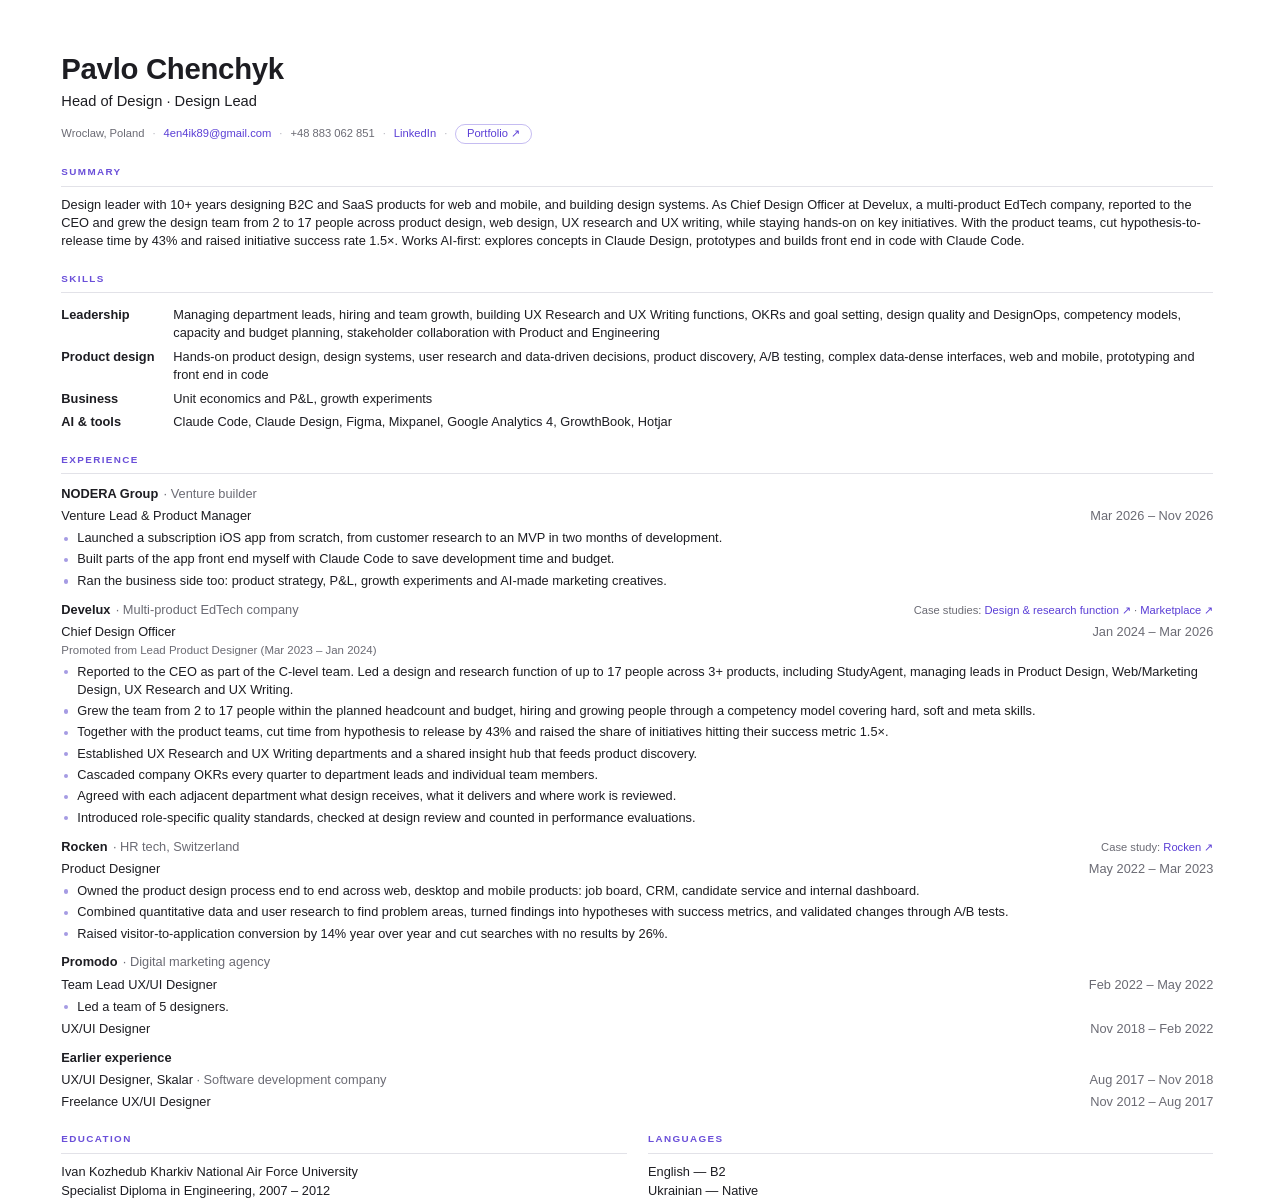
<file: tools/cv/cv_design.html>
<!DOCTYPE html>
<html lang="en"><head><meta charset="utf-8"><title>Pavlo Chenchyk — CV, Head of Design</title>
<style>
@page{size:A4;margin:36pt 0 30pt}
@page :first{margin-top:0}
*{box-sizing:border-box}
body{margin:0;font-family:Inter,sans-serif;color:#1d1d22;font-size:9.6pt;line-height:1.42;-webkit-print-color-adjust:exact}
.page{padding:40pt 50pt 0 46pt}
h1{margin:0;font-size:22pt;font-weight:600;letter-spacing:-.01em;line-height:1.1}
.role{margin:4pt 0 0;font-size:11pt;font-weight:500}
.contacts{margin:9pt 0 0;font-size:8.4pt;color:#6b6b74}
.contacts a{color:#5b3fd6;text-decoration:none}
.contacts .pf{display:inline-block;padding:1.6pt 8pt 1.8pt;border:.6pt solid rgba(91,63,214,.35);border-radius:999px;line-height:1.2}
.contacts .sep{margin:0 6pt;color:#b8b8c0}
h2{margin:16pt 0 7pt;padding-bottom:5pt;border-bottom:.6pt solid #e2e2e8;font-size:7.4pt;font-weight:600;letter-spacing:.14em;color:#6a4fd9;text-transform:uppercase}
p{margin:0}
.skills{display:grid;grid-template-columns:84pt 1fr;row-gap:4pt}
.skills dt{font-weight:600}
.skills dd{margin:0}
.co{margin-top:8pt;font-weight:600}
.co span{font-weight:400;color:#6b6b74}
.co{display:flex;align-items:baseline;gap:4pt}
.co .cs{margin-left:auto;font-weight:400;font-size:8.4pt;color:#6b6b74}
.co .cs a{color:#5b3fd6;text-decoration:none}

.job{display:flex;justify-content:space-between;margin-top:3pt;font-weight:500}
.job b{font-weight:500}
.job span{font-weight:400;color:#6b6b74}
.job .off{font-style:normal;font-weight:400;color:#6b6b74}
.note{font-size:8.6pt;color:#6b6b74;margin-top:1pt}
ul{margin:3pt 0 0;padding:0;list-style:none}
li{position:relative;padding-left:12pt;margin-top:2.4pt}
li::before{content:"";position:absolute;left:2pt;top:.58em;width:3.2pt;height:3.2pt;border-radius:50%;background:#a59be3}
.earlier .job{font-weight:400}
.earlier .job b{font-weight:400}
.cols{display:grid;grid-template-columns:1fr 1fr;column-gap:16pt}
.avoid{break-inside:avoid}
</style></head><body><div class="page">
<h1>Pavlo Chenchyk</h1>
<p class="role">Head of Design · Design Lead</p>
<p class="contacts">Wroclaw, Poland<span class="sep">·</span><a href="mailto:4en4ik89@gmail.com">4en4ik89@gmail.com</a><span class="sep">·</span>+48 883 062 851<span class="sep">·</span><a href="https://www.linkedin.com/in/pavlo-chenchyk-a7a7b777/">LinkedIn</a><span class="sep">·</span><a class="pf" href="https://pavlochenchyk.github.io/">Portfolio ↗</a></p>

<h2>Summary</h2>
<p>Design leader with 10+ years designing B2C and SaaS products for web and mobile, and building design systems. As Chief Design Officer at Develux, a multi-product EdTech company, reported to the CEO and grew the design team from 2 to 17 people across product design, web design, UX research and UX writing, while staying hands-on on key initiatives. With the product teams, cut hypothesis-to-release time by 43% and raised initiative success rate 1.5×. Works AI-first: explores concepts in Claude Design, prototypes and builds front end in code with Claude Code.</p>

<h2>Skills</h2>
<dl class="skills">
<dt>Leadership</dt><dd>Managing department leads, hiring and team growth, building UX Research and UX Writing functions, OKRs and goal setting, design quality and DesignOps, competency models, capacity and budget planning, stakeholder collaboration with Product and Engineering</dd>
<dt>Product design</dt><dd>Hands-on product design, design systems, user research and data-driven decisions, product discovery, A/B testing, complex data-dense interfaces, web and mobile, prototyping and front end in code</dd>
<dt>Business</dt><dd>Unit economics and P&amp;L, growth experiments</dd>
<dt>AI &amp; tools</dt><dd>Claude Code, Claude Design, Figma, Mixpanel, Google Analytics 4, GrowthBook, Hotjar</dd>
</dl>

<h2>Experience</h2>
<p class="co">NODERA Group <span>· Venture builder</span></p>
<p class="job"><b>Venture Lead &amp; Product Manager</b><span>Mar 2026 – Nov 2026</span></p>
<ul>
<li>Launched a subscription iOS app from scratch, from customer research to an MVP in two months of development.</li>
<li>Built parts of the app front end myself with Claude Code to save development time and budget.</li>
<li>Ran the business side too: product strategy, P&amp;L, growth experiments and AI-made marketing creatives.</li>
</ul>
<p class="co">Develux <span>· Multi-product EdTech company</span><span class="cs">Case studies: <a href="https://pavlochenchyk.github.io/#develux">Design &amp; research function ↗</a> · <a href="https://pavlochenchyk.github.io/#writers">Marketplace ↗</a></span></p>
<p class="job"><b>Chief Design Officer</b><span>Jan 2024 – Mar 2026</span></p>
<p class="note">Promoted from Lead Product Designer (Mar 2023 – Jan 2024)</p>
<ul>
<li>Reported to the CEO as part of the C-level team. Led a design and research function of up to 17 people across 3+ products, including StudyAgent, managing leads in Product Design, Web/Marketing Design, UX Research and UX Writing.</li>
<li>Grew the team from 2 to 17 people within the planned headcount and budget, hiring and growing people through a competency model covering hard, soft and meta skills.</li>
<li>Together with the product teams, cut time from hypothesis to release by 43% and raised the share of initiatives hitting their success metric 1.5×.</li>
<li>Established UX Research and UX Writing departments and a shared insight hub that feeds product discovery.</li>
<li>Cascaded company OKRs every quarter to department leads and individual team members.</li>
<li>Agreed with each adjacent department what design receives, what it delivers and where work is reviewed.</li>
<li>Introduced role-specific quality standards, checked at design review and counted in performance evaluations.</li>
</ul>
<div class="avoid">
<p class="co">Rocken <span>· HR tech, Switzerland</span><span class="cs">Case study: <a href="https://pavlochenchyk.github.io/#rocken">Rocken ↗</a></span></p>
<p class="job"><b>Product Designer</b><span>May 2022 – Mar 2023</span></p>
<ul>
<li>Owned the product design process end to end across web, desktop and mobile products: job board, CRM, candidate service and internal dashboard.</li>
<li>Combined quantitative data and user research to find problem areas, turned findings into hypotheses with success metrics, and validated changes through A/B tests.</li>
<li>Raised visitor-to-application conversion by 14% year over year and cut searches with no results by 26%.</li>
</ul></div>
<div class="avoid">
<p class="co">Promodo <span>· Digital marketing agency</span></p>
<p class="job"><b>Team Lead UX/UI Designer</b><span>Feb 2022 – May 2022</span></p>
<ul><li>Led a team of 5 designers.</li></ul>
<p class="job"><b>UX/UI Designer</b><span>Nov 2018 – Feb 2022</span></p>
</div>
<div class="earlier avoid">
<p class="co">Earlier experience</p>
<p class="job"><b>UX/UI Designer, Skalar <span>· Software development company</span></b><span>Aug 2017 – Nov 2018</span></p>
<p class="job"><b>Freelance UX/UI Designer</b><span>Nov 2012 – Aug 2017</span></p>
</div>
<div class="cols avoid">
<div><h2>Education</h2><p>Ivan Kozhedub Kharkiv National Air Force University</p><p>Specialist Diploma in Engineering, 2007 – 2012</p></div>
<div><h2>Languages</h2><p>English — B2</p><p>Ukrainian — Native</p></div>
</div>
</div></body></html>
</file>
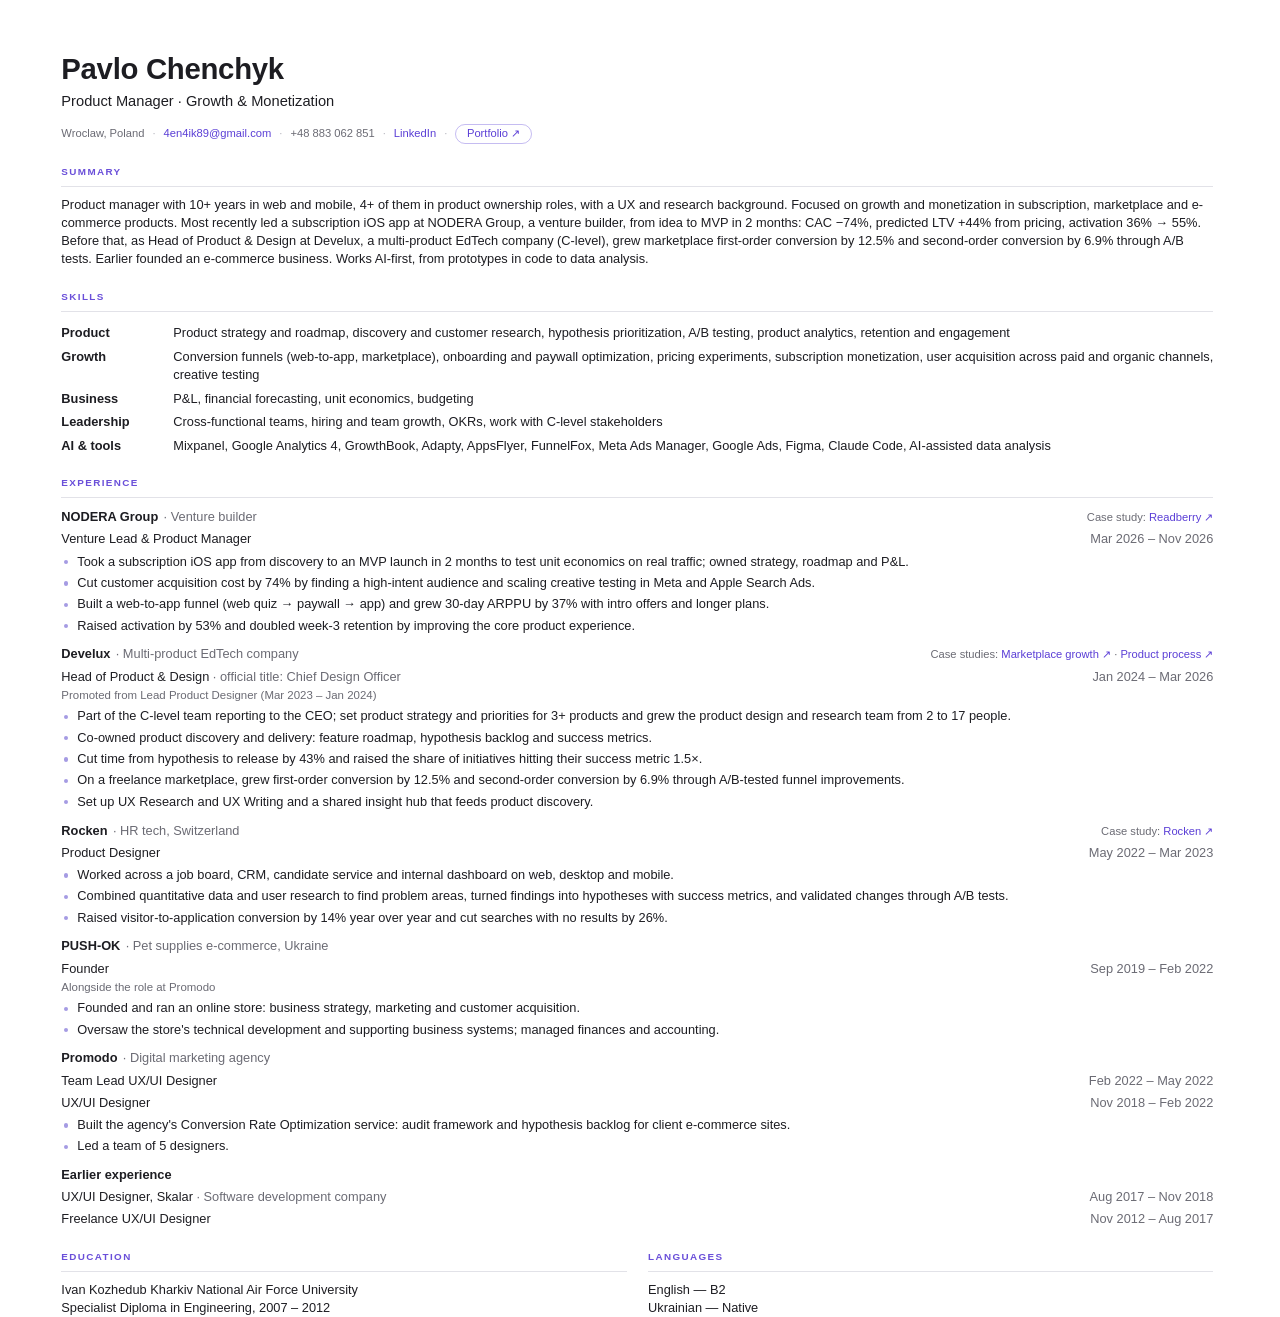
<file: tools/cv/cv_pm.html>
<!DOCTYPE html>
<html lang="en"><head><meta charset="utf-8"><title>Pavlo Chenchyk — CV, Product Manager</title>
<style>
@page{size:A4;margin:36pt 0 30pt}
@page :first{margin-top:0}
*{box-sizing:border-box}
body{margin:0;font-family:Inter,sans-serif;color:#1d1d22;font-size:9.6pt;line-height:1.42;-webkit-print-color-adjust:exact}
.page{padding:40pt 50pt 0 46pt}
h1{margin:0;font-size:22pt;font-weight:600;letter-spacing:-.01em;line-height:1.1}
.role{margin:4pt 0 0;font-size:11pt;font-weight:500}
.contacts{margin:9pt 0 0;font-size:8.4pt;color:#6b6b74}
.contacts a{color:#5b3fd6;text-decoration:none}
.contacts .pf{display:inline-block;padding:1.6pt 8pt 1.8pt;border:.6pt solid rgba(91,63,214,.35);border-radius:999px;line-height:1.2}
.contacts .sep{margin:0 6pt;color:#b8b8c0}
h2{margin:16pt 0 7pt;padding-bottom:5pt;border-bottom:.6pt solid #e2e2e8;font-size:7.4pt;font-weight:600;letter-spacing:.14em;color:#6a4fd9;text-transform:uppercase}
p{margin:0}
.skills{display:grid;grid-template-columns:84pt 1fr;row-gap:4pt}
.skills dt{font-weight:600}
.skills dd{margin:0}
.co{margin-top:8pt;font-weight:600}
.co span{font-weight:400;color:#6b6b74}
.co{display:flex;align-items:baseline;gap:4pt}
.co .cs{margin-left:auto;font-weight:400;font-size:8.4pt;color:#6b6b74}
.co .cs a{color:#5b3fd6;text-decoration:none}

.job{display:flex;justify-content:space-between;margin-top:3pt;font-weight:500}
.job b{font-weight:500}
.job span{font-weight:400;color:#6b6b74}
.job .off{font-style:normal;font-weight:400;color:#6b6b74}
.note{font-size:8.6pt;color:#6b6b74;margin-top:1pt}
ul{margin:3pt 0 0;padding:0;list-style:none}
li{position:relative;padding-left:12pt;margin-top:2.4pt}
li::before{content:"";position:absolute;left:2pt;top:.58em;width:3.2pt;height:3.2pt;border-radius:50%;background:#a59be3}
.earlier .job{font-weight:400}
.earlier .job b{font-weight:400}
.cols{display:grid;grid-template-columns:1fr 1fr;column-gap:16pt}
.avoid{break-inside:avoid}
</style></head><body><div class="page">
<h1>Pavlo Chenchyk</h1>
<p class="role">Product Manager · Growth &amp; Monetization</p>
<p class="contacts">Wroclaw, Poland<span class="sep">·</span><a href="mailto:4en4ik89@gmail.com">4en4ik89@gmail.com</a><span class="sep">·</span>+48 883 062 851<span class="sep">·</span><a href="https://www.linkedin.com/in/pavlo-chenchyk-a7a7b777/">LinkedIn</a><span class="sep">·</span><a class="pf" href="https://pavlochenchyk.github.io/pm/">Portfolio ↗</a></p>

<h2>Summary</h2>
<p>Product manager with 10+ years in web and mobile, 4+ of them in product ownership roles, with a UX and research background. Focused on growth and monetization in subscription, marketplace and e-commerce products. Most recently led a subscription iOS app at NODERA Group, a venture builder, from idea to MVP in 2 months: CAC −74%, predicted LTV +44% from pricing, activation 36% → 55%. Before that, as Head of Product &amp; Design at Develux, a multi-product EdTech company (C-level), grew marketplace first-order conversion by 12.5% and second-order conversion by 6.9% through A/B tests. Earlier founded an e-commerce business. Works AI-first, from prototypes in code to data analysis.</p>

<h2>Skills</h2>
<dl class="skills">
<dt>Product</dt><dd>Product strategy and roadmap, discovery and customer research, hypothesis prioritization, A/B testing, product analytics, retention and engagement</dd>
<dt>Growth</dt><dd>Conversion funnels (web-to-app, marketplace), onboarding and paywall optimization, pricing experiments, subscription monetization, user acquisition across paid and organic channels, creative testing</dd>
<dt>Business</dt><dd>P&amp;L, financial forecasting, unit economics, budgeting</dd>
<dt>Leadership</dt><dd>Cross-functional teams, hiring and team growth, OKRs, work with C-level stakeholders</dd>
<dt>AI &amp; tools</dt><dd>Mixpanel, Google Analytics 4, GrowthBook, Adapty, AppsFlyer, FunnelFox, Meta Ads Manager, Google Ads, Figma, Claude Code, AI-assisted data analysis</dd>
</dl>

<h2>Experience</h2>
<p class="co">NODERA Group <span>· Venture builder</span><span class="cs">Case study: <a href="https://pavlochenchyk.github.io/pm/#readberry">Readberry ↗</a></span></p>
<p class="job"><b>Venture Lead &amp; Product Manager</b><span>Mar 2026 – Nov 2026</span></p>
<ul>
<li>Took a subscription iOS app from discovery to an MVP launch in 2 months to test unit economics on real traffic; owned strategy, roadmap and P&amp;L.</li>
<li>Cut customer acquisition cost by 74% by finding a high-intent audience and scaling creative testing in Meta and Apple Search Ads.</li>
<li>Built a web-to-app funnel (web quiz → paywall → app) and grew 30-day ARPPU by 37% with intro offers and longer plans.</li>
<li>Raised activation by 53% and doubled week-3 retention by improving the core product experience.</li>
</ul>
<p class="co">Develux <span>· Multi-product EdTech company</span><span class="cs">Case studies: <a href="https://pavlochenchyk.github.io/pm/#writers">Marketplace growth ↗</a> · <a href="https://pavlochenchyk.github.io/pm/#develux">Product process ↗</a></span></p>
<p class="job"><b>Head of Product &amp; Design <i class="off">· official title: Chief Design Officer</i></b><span>Jan 2024 – Mar 2026</span></p>
<p class="note">Promoted from Lead Product Designer (Mar 2023 – Jan 2024)</p>
<ul>
<li>Part of the C-level team reporting to the CEO; set product strategy and priorities for 3+ products and grew the product design and research team from 2 to 17 people.</li>
<li>Co-owned product discovery and delivery: feature roadmap, hypothesis backlog and success metrics.</li>
<li>Cut time from hypothesis to release by 43% and raised the share of initiatives hitting their success metric 1.5×.</li>
<li>On a freelance marketplace, grew first-order conversion by 12.5% and second-order conversion by 6.9% through A/B-tested funnel improvements.</li>
<li>Set up UX Research and UX Writing and a shared insight hub that feeds product discovery.</li>
</ul>
<div class="avoid">
<p class="co">Rocken <span>· HR tech, Switzerland</span><span class="cs">Case study: <a href="https://pavlochenchyk.github.io/pm/#rocken">Rocken ↗</a></span></p>
<p class="job"><b>Product Designer</b><span>May 2022 – Mar 2023</span></p>
<ul>
<li>Worked across a job board, CRM, candidate service and internal dashboard on web, desktop and mobile.</li>
<li>Combined quantitative data and user research to find problem areas, turned findings into hypotheses with success metrics, and validated changes through A/B tests.</li>
<li>Raised visitor-to-application conversion by 14% year over year and cut searches with no results by 26%.</li>
</ul></div>
<div class="avoid">
<p class="co">PUSH-OK <span>· Pet supplies e-commerce, Ukraine</span></p>
<p class="job"><b>Founder</b><span>Sep 2019 – Feb 2022</span></p>
<p class="note">Alongside the role at Promodo</p>
<ul>
<li>Founded and ran an online store: business strategy, marketing and customer acquisition.</li>
<li>Oversaw the store's technical development and supporting business systems; managed finances and accounting.</li>
</ul></div>
<div class="avoid">
<p class="co">Promodo <span>· Digital marketing agency</span></p>
<p class="job"><b>Team Lead UX/UI Designer</b><span>Feb 2022 – May 2022</span></p>
<p class="job"><b>UX/UI Designer</b><span>Nov 2018 – Feb 2022</span></p>
<ul>
<li>Built the agency's Conversion Rate Optimization service: audit framework and hypothesis backlog for client e-commerce sites.</li>
<li>Led a team of 5 designers.</li>
</ul></div>
<div class="earlier avoid">
<p class="co">Earlier experience</p>
<p class="job"><b>UX/UI Designer, Skalar <span>· Software development company</span></b><span>Aug 2017 – Nov 2018</span></p>
<p class="job"><b>Freelance UX/UI Designer</b><span>Nov 2012 – Aug 2017</span></p>
</div>
<div class="cols avoid">
<div><h2>Education</h2><p>Ivan Kozhedub Kharkiv National Air Force University</p><p>Specialist Diploma in Engineering, 2007 – 2012</p></div>
<div><h2>Languages</h2><p>English — B2</p><p>Ukrainian — Native</p></div>
</div>
</div></body></html>
</file>
